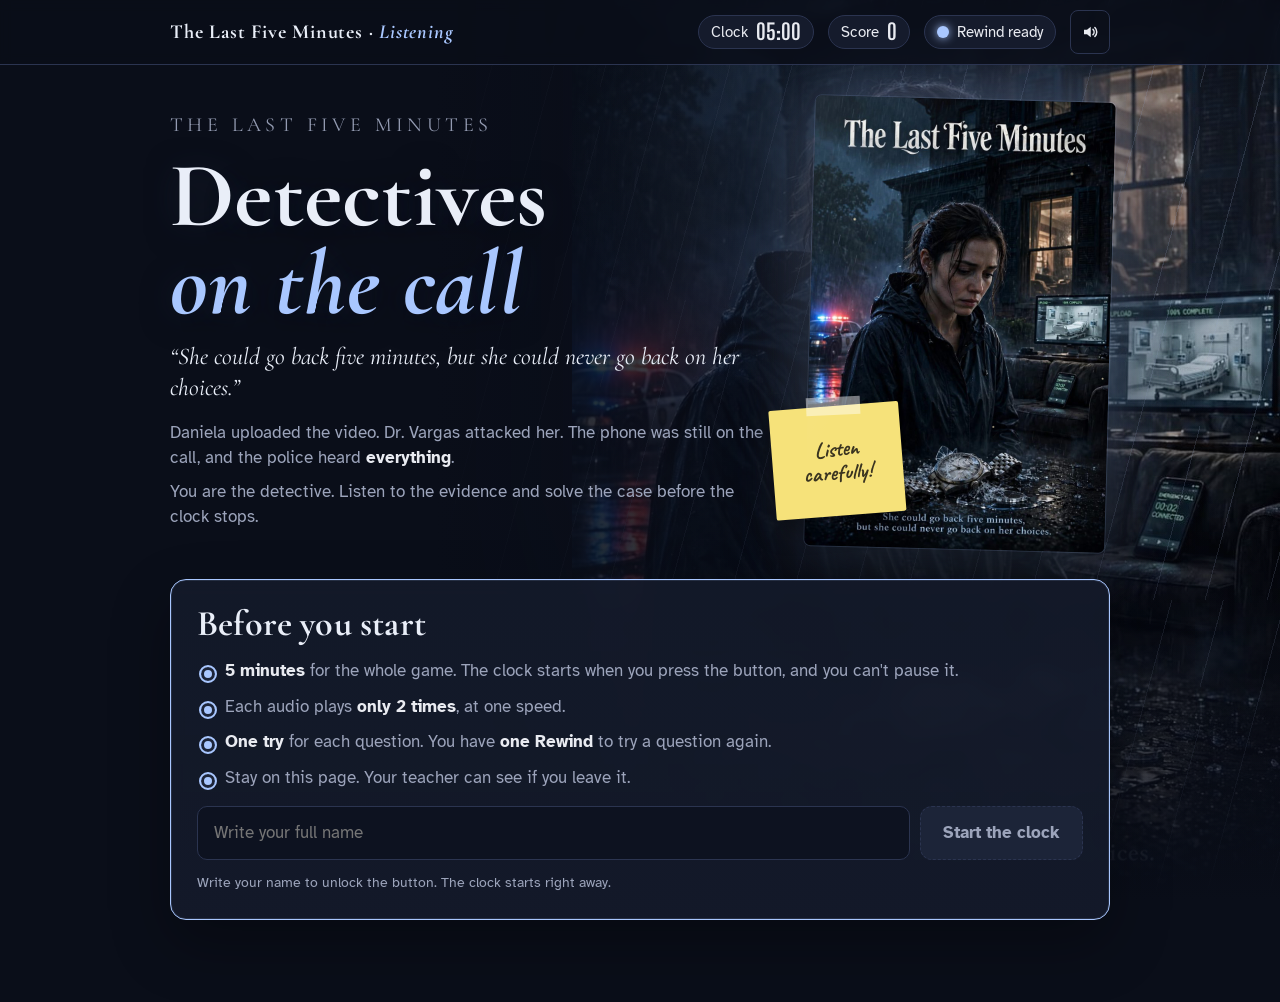
<file: listening/index.html>
<!DOCTYPE html>
<html lang="en">
<head>
<meta charset="utf-8">
<meta name="viewport" content="width=device-width, initial-scale=1">
<title>Detectives on the Call · The Last Five Minutes</title>
<meta name="description" content="Daniela uploaded the video. Dr. Vargas attacked her. The phone was still on the call, and the police heard everything. You are the detective. Listen to the evidence and solve the case before the clock">
<link rel="preconnect" href="https://fonts.googleapis.com">
<link rel="preconnect" href="https://fonts.gstatic.com" crossorigin>
<link href="https://fonts.googleapis.com/css2?family=Big+Shoulders+Display:wght@500;700;900&family=Atkinson+Hyperlegible:ital,wght@0,400;0,700;1,400&family=Cormorant+Garamond:ital,wght@0,600;0,700;1,600;1,700&family=Caveat:wght@600;700&display=swap" rel="stylesheet">
<meta name="theme-color" content="#0d1220">
<meta property="og:title" content="Detectives on the Call · The Last Five Minutes">
<meta property="og:image" content="https://lastfiveminutes.github.io/listening/img/poster.jpg">
<meta property="og:type" content="website">
<link rel="icon" href="img/favicon.svg" type="image/svg+xml">
<link rel="stylesheet" href="css/style.css">
</head>
<body class="has-rain" data-page="listening">
<div class="rain" aria-hidden="true"></div>
<div class="bar">
  <div class="wrap">
    <span class="brand"><span class="brand-txt"><span class="brand-pre">The Last Five Minutes · </span><em>Listening</em></span></span>
    <span class="chip tchip" id="tChip"><span id="tLabel">Clock</span> <b id="tTime">--:--</b></span>
    <span class="chip" id="playerChip" hidden><span id="playerName"></span></span>
    <span class="chip">Score <b id="score">0</b></span>
    <span class="chip" id="tokenChip" title="Your Rewind: one per game"><span class="token-dot"></span><span id="tokenText">Rewind ready</span></span>
    <button class="ghost" id="restart" type="button" hidden aria-label="Start over"><span class="ico" aria-hidden="true">↺</span><span class="lbl">Start over</span></button>
  </div>
  <span class="tline" aria-hidden="true"></span>
</div>

<div class="wrap">
  <header class="hero">
    <div class="hero-text">
      <p class="kicker">The Last Five Minutes</p>
      <h1>Detectives <span>on the call</span></h1>
      <p class="tagline">&ldquo;She could go back five minutes, but she could never go back on her choices.&rdquo;</p>
      <p>Daniela uploaded the video. Dr. Vargas attacked her. The phone was still on the call, and the police heard <strong>everything</strong>.</p><p>You are the detective. Listen to the evidence and solve the case before the clock stops.</p>
    </div>
    <figure class="poster">
      <img src="img/poster.jpg" alt="Poster: Daniela in the rain in front of the house, a police car, a broken watch and a phone on an emergency call." width="800" height="1200" fetchpriority="high">
      <span class="dust" aria-hidden="true"></span>
      <figcaption class="postit">Listen<br>carefully!</figcaption>
    </figure>
    <div class="dial-box" aria-hidden="true">
      <div class="dial" id="dial"><div class="dial-face"><div><div class="dial-time" id="dialTime">--:--</div><div class="dial-label" id="dialLabel">Mission clock</div></div></div></div>
    </div>
  </header>

  <section class="gate" id="gate">
    <h2>Before you start</h2>
    <ul><li><b>5 minutes</b> for the whole game. The clock starts when you press the button, and you can't pause it.</li><li>Each audio plays <b>only 2 times</b>, at one speed.</li><li><b>One try</b> for each question. You have <b>one Rewind</b> to try a question again.</li><li>Stay on this page. Your teacher can see if you leave it.</li></ul>
    <form id="gateForm">
      <label for="nameIn" class="sr">Your full name</label>
      <input type="text" id="nameIn" placeholder="Write your full name" autocomplete="off" maxlength="40">
      <button class="btn red" id="startBtn" type="submit" disabled>Start the clock</button>
    </form>
    <p class="hint" id="startHint">Write your name to unlock the button. The clock starts right away.</p>
    <p class="meta" id="attemptNote"></p>
  </section>

  <section class="gate" id="doneCard" hidden>
    <h2>You finished this game</h2>
    <p class="meta" id="doneMeta"></p>
    <div class="row">
      <button class="btn red" id="againTop" type="button">Play again</button>
      <button class="btn line" id="seeResult" type="button">See my result</button>
    </div>
  </section>

  <section class="panel game-area" data-first>
    <h2>The evidence</h2>
    <p class="lead">Press ▶ to listen. Each audio plays only <strong>two times</strong>, so listen carefully. The questions unlock after you listen. You get one try for each question.</p>
    <div class="row"><span class="chip" id="progress">0 / 9 answered</span></div>
    <p class="note" id="noVoice" hidden>This browser can't play the audio, so the text appears instead. For the real listening game, open the link in Chrome or Edge.</p>
    <div id="evidence"></div>
  </section>
  <section class="result" id="result" hidden></section>
</div>

<div class="flash" id="flash"></div>
<div class="modal" id="modal" role="dialog" aria-modal="true" aria-labelledby="mTitle">
  <div class="modal-box">
    <h3 id="mTitle">Wrong!</h3>
    <p id="mText"></p>
    <div class="row">
      <button class="btn red" id="mYes" type="button">Yes</button>
      <button class="btn line" id="mNo" type="button">No</button>
    </div>
  </div>
</div>
<script src="js/fx.js"></script>
<script src="js/common.js"></script>
<script src="js/listening.js"></script>
<script src="js/boot.js"></script>
</body>
</html>
</file>
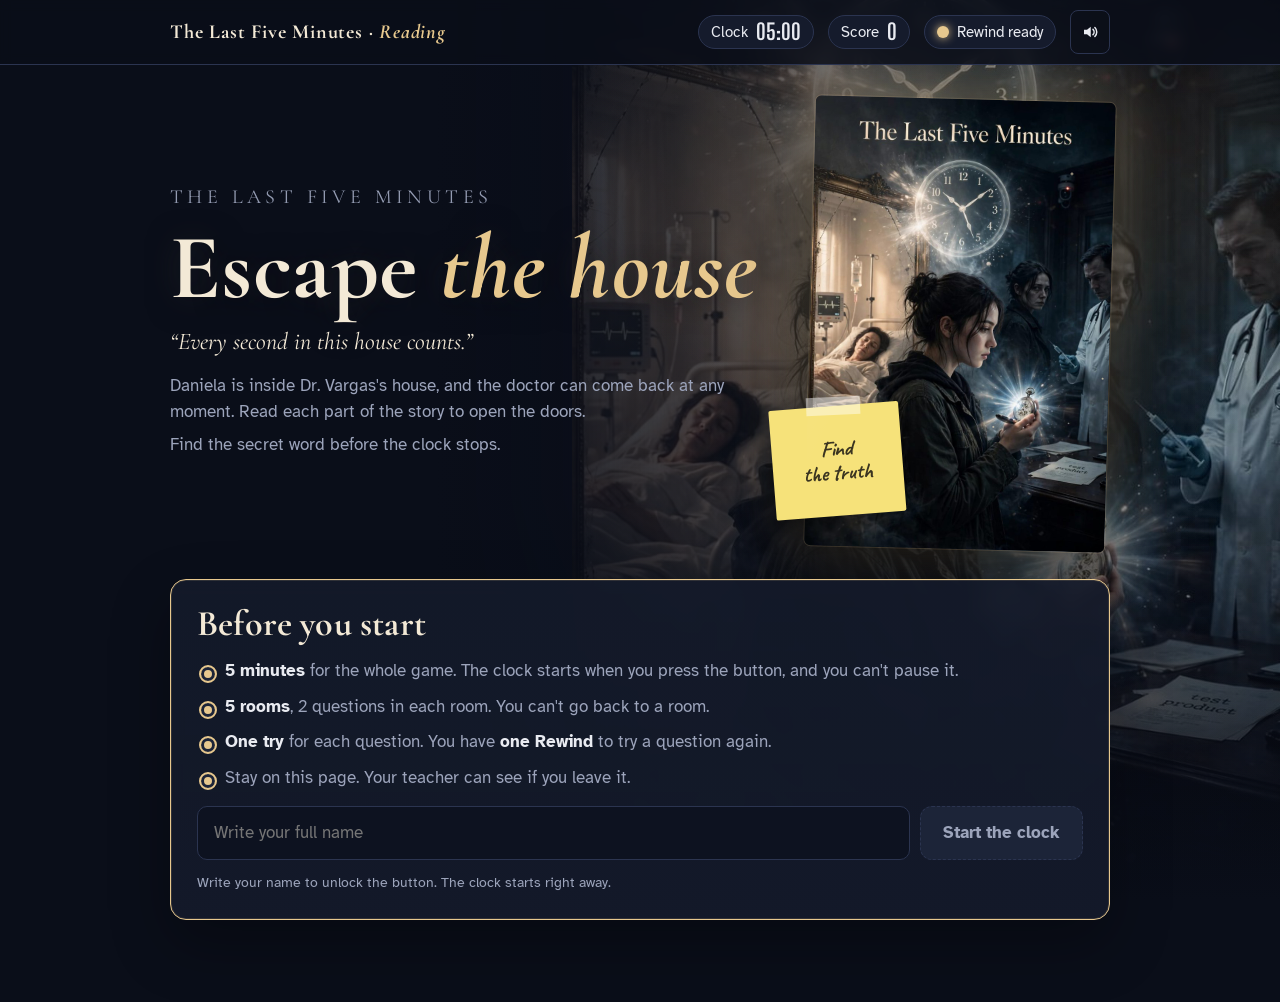
<file: reading/index.html>
<!DOCTYPE html>
<html lang="en">
<head>
<meta charset="utf-8">
<meta name="viewport" content="width=device-width, initial-scale=1">
<title>Escape the House · The Last Five Minutes</title>
<meta name="description" content="Daniela is inside Dr. Vargas's house, and the doctor can come back at any moment. Read each part of the story to open the doors. Find the secret word before the clock stops.">
<link rel="preconnect" href="https://fonts.googleapis.com">
<link rel="preconnect" href="https://fonts.gstatic.com" crossorigin>
<link href="https://fonts.googleapis.com/css2?family=Big+Shoulders+Display:wght@500;700;900&family=Atkinson+Hyperlegible:ital,wght@0,400;0,700;1,400&family=Cormorant+Garamond:ital,wght@0,600;0,700;1,600;1,700&family=Caveat:wght@600;700&display=swap" rel="stylesheet">
<meta name="theme-color" content="#0d1220">
<meta property="og:title" content="Escape the House · The Last Five Minutes">
<meta property="og:image" content="https://lastfiveminutes.github.io/reading/img/poster.jpg">
<meta property="og:type" content="website">
<link rel="icon" href="img/favicon.svg" type="image/svg+xml">
<link rel="stylesheet" href="css/style.css">
</head>
<body data-page="reading">
<div class="bar">
  <div class="wrap">
    <span class="brand"><span class="brand-txt"><span class="brand-pre">The Last Five Minutes · </span><em>Reading</em></span></span>
    <span class="chip tchip" id="tChip"><span id="tLabel">Clock</span> <b id="tTime">--:--</b></span>
    <span class="chip" id="playerChip" hidden><span id="playerName"></span></span>
    <span class="chip">Score <b id="score">0</b></span>
    <span class="chip" id="tokenChip" title="Your Rewind: one per game"><span class="token-dot"></span><span id="tokenText">Rewind ready</span></span>
    <button class="ghost" id="restart" type="button" hidden aria-label="Start over"><span class="ico" aria-hidden="true">↺</span><span class="lbl">Start over</span></button>
  </div>
  <span class="tline" aria-hidden="true"></span>
</div>

<div class="wrap">
  <header class="hero">
    <div class="hero-text">
      <p class="kicker">The Last Five Minutes</p>
      <h1>Escape <span>the house</span></h1>
      <p class="tagline">&ldquo;Every second in this house counts.&rdquo;</p>
      <p>Daniela is inside Dr. Vargas's house, and the doctor can come back at any moment. Read each part of the story to open the doors.</p><p>Find the secret word before the clock stops.</p>
    </div>
    <figure class="poster">
      <img src="img/poster.jpg" alt="Poster: Daniela holds the silver watch. A broken mirror, a hospital bed and Dr. Vargas with a syringe." width="800" height="1200" fetchpriority="high">
      <span class="dust" aria-hidden="true"></span>
      <figcaption class="postit">Find<br>the truth</figcaption>
    </figure>
    <div class="dial-box" aria-hidden="true">
      <div class="dial" id="dial"><div class="dial-face"><div><div class="dial-time" id="dialTime">--:--</div><div class="dial-label" id="dialLabel">Mission clock</div></div></div></div>
    </div>
  </header>

  <section class="gate" id="gate">
    <h2>Before you start</h2>
    <ul><li><b>5 minutes</b> for the whole game. The clock starts when you press the button, and you can't pause it.</li><li><b>5 rooms</b>, 2 questions in each room. You can't go back to a room.</li><li><b>One try</b> for each question. You have <b>one Rewind</b> to try a question again.</li><li>Stay on this page. Your teacher can see if you leave it.</li></ul>
    <form id="gateForm">
      <label for="nameIn" class="sr">Your full name</label>
      <input type="text" id="nameIn" placeholder="Write your full name" autocomplete="off" maxlength="40">
      <button class="btn red" id="startBtn" type="submit" disabled>Start the clock</button>
    </form>
    <p class="hint" id="startHint">Write your name to unlock the button. The clock starts right away.</p>
    <p class="meta" id="attemptNote"></p>
  </section>

  <section class="gate" id="doneCard" hidden>
    <h2>You finished this game</h2>
    <p class="meta" id="doneMeta"></p>
    <div class="row">
      <button class="btn red" id="againTop" type="button">Play again</button>
      <button class="btn line" id="seeResult" type="button">See my result</button>
    </div>
  </section>

  <section class="panel game-area" id="roomWrap" data-first>
    <h2>The house</h2>
    <p class="lead">Each room has a piece of the story and two questions. When you answer both, the door opens and you get a letter. You can't go back to a room. You get one try for each question.</p>
    <div class="row" style="margin-bottom:14px"><span class="chip" id="progress">0 / 10 answered</span></div>
    <div class="doors" id="doors"></div>
    <div id="room"></div>
  </section>
  <section class="result" id="result" hidden></section>
</div>

<div class="flash" id="flash"></div>
<div class="modal" id="modal" role="dialog" aria-modal="true" aria-labelledby="mTitle">
  <div class="modal-box">
    <h3 id="mTitle">Wrong!</h3>
    <p id="mText"></p>
    <div class="row">
      <button class="btn red" id="mYes" type="button">Yes</button>
      <button class="btn line" id="mNo" type="button">No</button>
    </div>
  </div>
</div>
<script src="js/fx.js"></script>
<script src="js/common.js"></script>
<script src="js/reading.js"></script>
<script src="js/boot.js"></script>
</body>
</html>
</file>
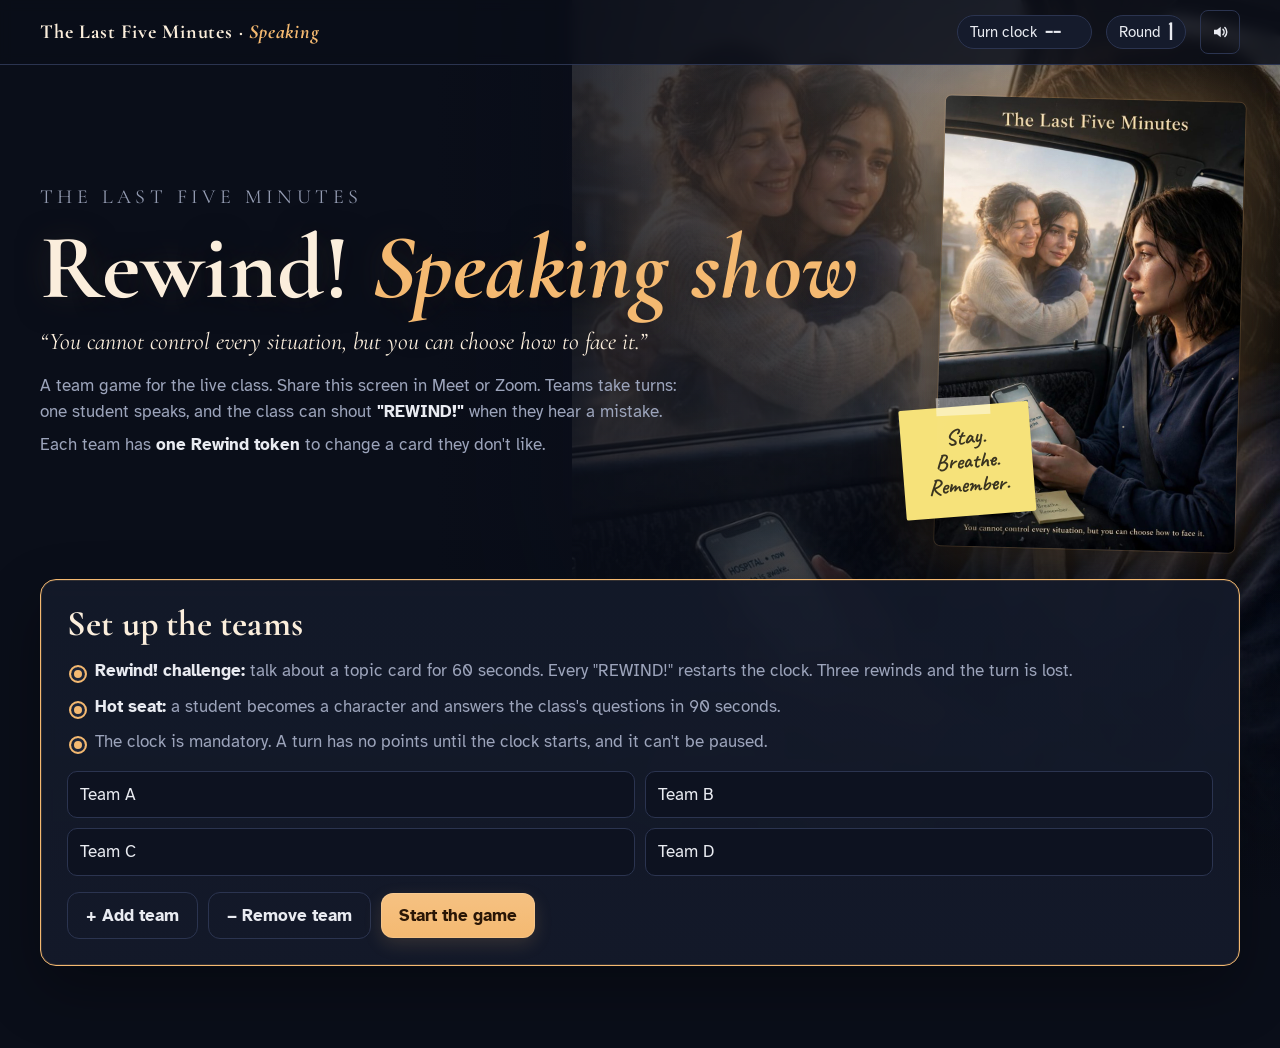
<file: speaking/index.html>
<!DOCTYPE html>
<html lang="en">
<head>
<meta charset="utf-8">
<meta name="viewport" content="width=device-width, initial-scale=1">
<title>Rewind Speaking Show · The Last Five Minutes</title>
<meta name="description" content="A team speaking game show for the live class, based on the story The Last Five Minutes.">
<link rel="preconnect" href="https://fonts.googleapis.com">
<link rel="preconnect" href="https://fonts.gstatic.com" crossorigin>
<link href="https://fonts.googleapis.com/css2?family=Big+Shoulders+Display:wght@500;700;900&family=Atkinson+Hyperlegible:ital,wght@0,400;0,700;1,400&family=Cormorant+Garamond:ital,wght@0,600;0,700;1,600;1,700&family=Caveat:wght@600;700&display=swap" rel="stylesheet">
<meta name="theme-color" content="#0d1220">
<meta property="og:title" content="Rewind Speaking Show · The Last Five Minutes">
<meta property="og:image" content="https://lastfiveminutes.github.io/speaking/img/poster.jpg">
<meta property="og:type" content="website">
<link rel="icon" href="img/favicon.svg" type="image/svg+xml">
<link rel="stylesheet" href="css/style.css">
<link rel="stylesheet" href="css/speaking.css">
</head>
<body data-page="speaking">
<div class="bar">
  <div class="wrap">
    <span class="brand"><span class="brand-txt"><span class="brand-pre">The Last Five Minutes · </span><em>Speaking</em></span></span>
    <span class="chip tchip" id="tChip"><span id="tLabel">Turn clock</span> <b id="tTime">--</b></span>
    <span class="chip">Round <b id="roundN">1</b></span>
    <button class="ghost" id="endGame" type="button" hidden aria-label="Finish game"><span class="ico" aria-hidden="true">&#9873;</span><span class="lbl">Finish game</span></button>
  </div>
  <span class="tline" aria-hidden="true"></span>
</div>

<div class="wrap">
  <header class="hero">
    <div class="hero-text">
      <p class="kicker">The Last Five Minutes</p>
      <h1>Rewind! <span>Speaking show</span></h1>
      <p class="tagline">&ldquo;You cannot control every situation, but you can choose how to face it.&rdquo;</p>
      <p>A team game for the live class. Share this screen in Meet or Zoom. Teams take turns: one student speaks, and the class can shout <strong>"REWIND!"</strong> when they hear a mistake.</p>
      <p>Each team has <strong>one Rewind token</strong> to change a card they don't like.</p>
    </div>
    <figure class="poster">
      <img src="img/poster.jpg" alt="Poster: Daniela in a car reads a message from the hospital while her mother hugs her outside." width="800" height="1200" fetchpriority="high">
      <span class="dust" aria-hidden="true"></span>
      <figcaption class="postit">Stay.<br>Breathe.<br>Remember.</figcaption>
    </figure>
  </header>

  <section class="gate" id="setup">
    <h2>Set up the teams</h2>
    <ul class="rules">
      <li><b>Rewind! challenge:</b> talk about a topic card for 60 seconds. Every "REWIND!" restarts the clock. Three rewinds and the turn is lost.</li>
      <li><b>Hot seat:</b> a student becomes a character and answers the class's questions in 90 seconds.</li>
      <li>The clock is mandatory. A turn has no points until the clock starts, and it can't be paused.</li>
    </ul>
    <div class="teams-in" id="teamsIn"></div>
    <div class="row">
      <button class="btn line" id="addTeam" type="button">+ Add team</button>
      <button class="btn line" id="delTeam" type="button">− Remove team</button>
      <button class="btn red" id="startGame" type="button">Start the game</button>
    </div>
  </section>

  <div class="show">
    <main class="show-main">
  <section class="panel" id="stage" hidden></section>
      <section class="result" id="final" hidden></section>
    </main>
    <aside class="show-side" aria-label="Scores and class vote">
  <section class="panel" id="boardSec" hidden>
    <div class="phase-tag">Leaderboard</div>
    <div class="board" id="board" style="margin-top:10px"></div>
  </section>
  <section class="panel" id="voteSec" hidden>
    <h3 style="margin-top:0">Class vote · Was Daniela right?</h3>
    <p class="lead">Vote at the start and at the end of the class. Did anybody change their mind?</p>
    <div class="vote" id="vote"></div>
    <div class="row" style="margin-top:10px"><button class="ghost" id="voteReset" type="button">Reset vote</button></div>
  </section>
    </aside>
  </div>
</div>

<div class="flash" id="flash"></div>
<div class="modal" id="modal" role="dialog" aria-modal="true" aria-labelledby="mTitle">
  <div class="modal-box">
    <h3 id="mTitle">Sure?</h3>
    <p id="mText"></p>
    <div class="row">
      <button class="btn red" id="mYes" type="button">Yes</button>
      <button class="btn line" id="mNo" type="button">No</button>
    </div>
  </div>
</div>
<script src="js/fx.js"></script>
<script src="js/speaking.js"></script>
</body>
</html>
</file>
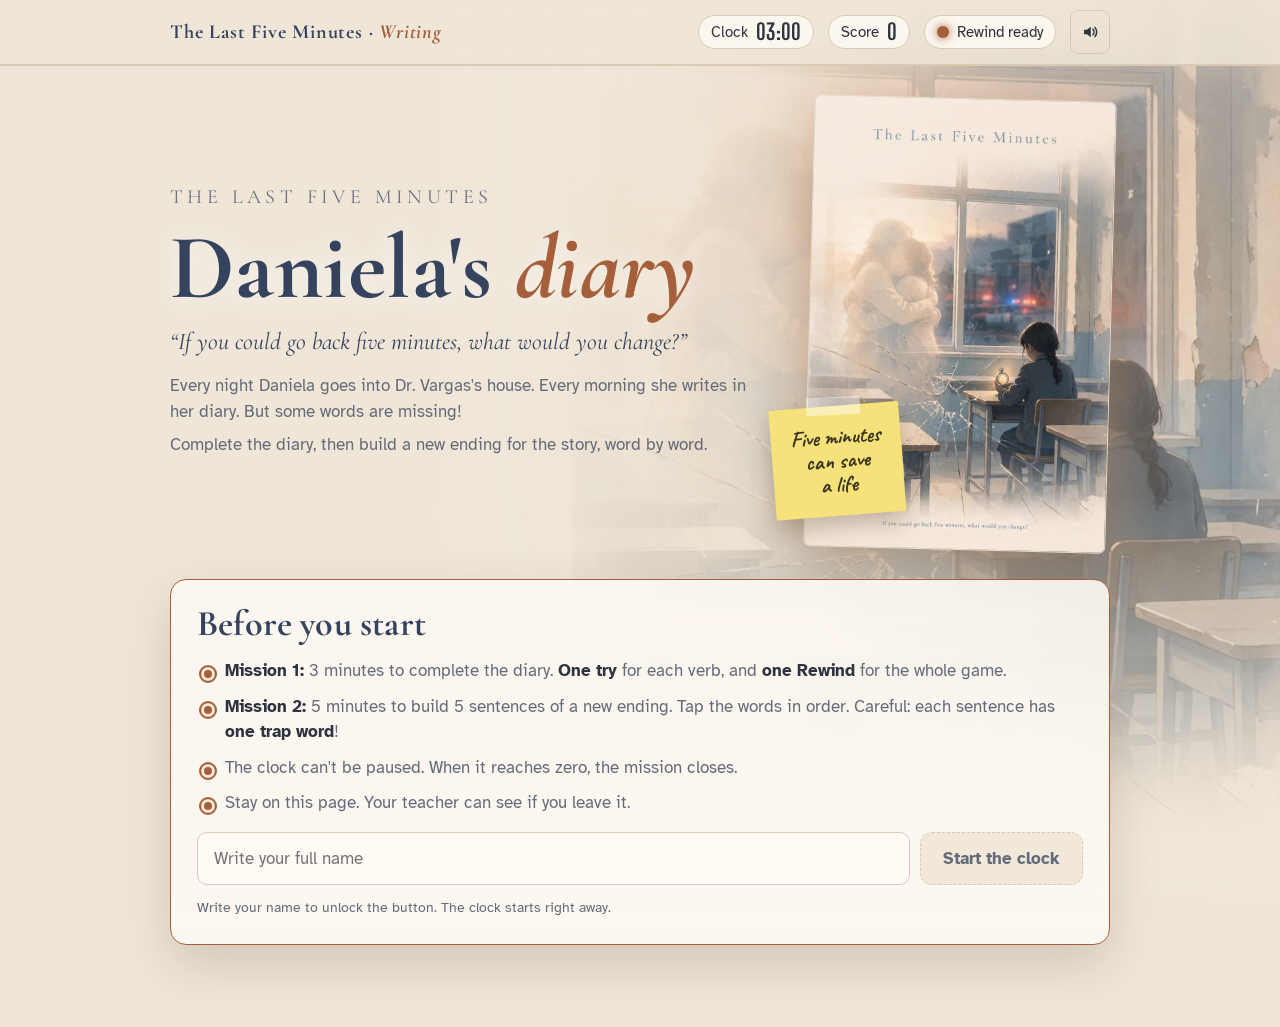
<file: writing/index.html>
<!DOCTYPE html>
<html lang="en">
<head>
<meta charset="utf-8">
<meta name="viewport" content="width=device-width, initial-scale=1">
<title>Daniela's Diary · The Last Five Minutes</title>
<meta name="description" content="Every night Daniela goes into Dr. Vargas's house. Every morning she writes in her diary. But some words are missing! Complete the diary, then build a new ending for the story.">
<link rel="preconnect" href="https://fonts.googleapis.com">
<link rel="preconnect" href="https://fonts.gstatic.com" crossorigin>
<link href="https://fonts.googleapis.com/css2?family=Big+Shoulders+Display:wght@500;700;900&family=Atkinson+Hyperlegible:ital,wght@0,400;0,700;1,400&family=Cormorant+Garamond:ital,wght@0,600;0,700;1,600;1,700&family=Caveat:wght@600;700&display=swap" rel="stylesheet">
<meta name="theme-color" content="#0d1220">
<meta property="og:title" content="Daniela's Diary · The Last Five Minutes">
<meta property="og:image" content="https://lastfiveminutes.github.io/writing/img/poster.jpg">
<meta property="og:type" content="website">
<link rel="icon" href="img/favicon.svg" type="image/svg+xml">
<link rel="stylesheet" href="css/style.css">
</head>
<body data-page="writing">
<div class="bar">
  <div class="wrap">
    <span class="brand"><span class="brand-txt"><span class="brand-pre">The Last Five Minutes · </span><em>Writing</em></span></span>
    <span class="chip tchip" id="tChip"><span id="tLabel">Clock</span> <b id="tTime">--:--</b></span>
    <span class="chip" id="playerChip" hidden><span id="playerName"></span></span>
    <span class="chip">Score <b id="score">0</b></span>
    <span class="chip" id="tokenChip" title="Your Rewind: one per game"><span class="token-dot"></span><span id="tokenText">Rewind ready</span></span>
    <button class="ghost" id="restart" type="button" hidden aria-label="Start over"><span class="ico" aria-hidden="true">↺</span><span class="lbl">Start over</span></button>
  </div>
  <span class="tline" aria-hidden="true"></span>
</div>

<div class="wrap">
  <header class="hero">
    <div class="hero-text">
      <p class="kicker">The Last Five Minutes</p>
      <h1>Daniela's <span>diary</span></h1>
      <p class="tagline">&ldquo;If you could go back five minutes, what would you change?&rdquo;</p>
      <p>Every night Daniela goes into Dr. Vargas's house. Every morning she writes in her diary. But some words are missing!</p><p>Complete the diary, then build a new ending for the story, word by word.</p>
    </div>
    <figure class="poster">
      <img src="img/poster.jpg" alt="Poster: a girl in a classroom looks at a pocket watch. Through the window, a mother and daughter hug." width="800" height="1200" fetchpriority="high">
      <span class="dust" aria-hidden="true"></span>
      <figcaption class="postit">Five minutes<br>can save<br>a life</figcaption>
    </figure>
    <div class="dial-box" aria-hidden="true">
      <div class="dial" id="dial"><div class="dial-face"><div><div class="dial-time" id="dialTime">--:--</div><div class="dial-label" id="dialLabel">Mission clock</div></div></div></div>
    </div>
  </header>

  <section class="gate" id="gate">
    <h2>Before you start</h2>
    <ul><li><b>Mission 1:</b> 3 minutes to complete the diary. <b>One try</b> for each verb, and <b>one Rewind</b> for the whole game.</li><li><b>Mission 2:</b> 5 minutes to build 5 sentences of a new ending. Tap the words in order. Careful: each sentence has <b>one trap word</b>!</li><li>The clock can't be paused. When it reaches zero, the mission closes.</li><li>Stay on this page. Your teacher can see if you leave it.</li></ul>
    <form id="gateForm">
      <label for="nameIn" class="sr">Your full name</label>
      <input type="text" id="nameIn" placeholder="Write your full name" autocomplete="off" maxlength="40">
      <button class="btn red" id="startBtn" type="submit" disabled>Start the clock</button>
    </form>
    <p class="hint" id="startHint">Write your name to unlock the button. The clock starts right away.</p>
    <p class="meta" id="attemptNote"></p>
  </section>

  <section class="gate" id="doneCard" hidden>
    <h2>You finished this game</h2>
    <p class="meta" id="doneMeta"></p>
    <div class="row">
      <button class="btn red" id="againTop" type="button">Play again</button>
      <button class="btn line" id="seeResult" type="button">See my result</button>
    </div>
  </section>

  <section class="panel game-area" id="diarySec" data-first>
    <div class="phase-tag" id="diaryTag">Locked</div>
    <h2>Mission 1 · Complete the diary</h2>
    <p class="lead">Write the <b>past simple</b> of the verb under each gap and press "Check" (or Enter). One try for each verb. Each correct verb gives you 20 points.</p>
    <div class="progress-row"><span class="chip" id="diaryProg">0 / 10 verbs</span><div class="pbar" aria-hidden="true"><i id="diaryBar"></i></div></div>
    <div class="diary">
      <p class="date">Dear Diary, this is what happened this week...</p>
      <ol id="diaryList"></ol>
    </div>
    <div class="row" style="margin-top:16px"><button class="btn" id="diaryNext" type="button">I finished · go to Mission 2 →</button></div>
  </section>

  <section class="panel game-area" id="buildSec">
    <div class="phase-tag" id="buildTag">Locked</div>
    <h2>Mission 2 · What if the watch didn't break?</h2>
    <p class="lead">Build the new ending. Tap the words in the right order to make each sentence. <b>One word in each sentence is a trap</b>: it is not in the past simple, so don't use it! One try for each sentence. Each correct sentence gives you 30 points.</p>
    <div class="starter">The watch flies across the room, but it doesn't break. Daniela looks at it. Flash...</div>
    <div class="bdots" id="bDots" aria-label="Sentences"></div>
    <div id="builder" aria-live="polite"></div>
    <div class="ending-box"><div class="room-tag">The new ending</div><p class="ending" id="ending"></p></div>
  </section>
  <section class="result" id="result" hidden></section>
</div>

<div class="flash" id="flash"></div>
<div class="modal" id="modal" role="dialog" aria-modal="true" aria-labelledby="mTitle">
  <div class="modal-box">
    <h3 id="mTitle">Wrong!</h3>
    <p id="mText"></p>
    <div class="row">
      <button class="btn red" id="mYes" type="button">Yes</button>
      <button class="btn line" id="mNo" type="button">No</button>
    </div>
  </div>
</div>
<script src="js/fx.js"></script>
<script src="js/common.js"></script>
<script src="js/writing.js"></script>
<script src="js/boot.js"></script>
</body>
</html>
</file>
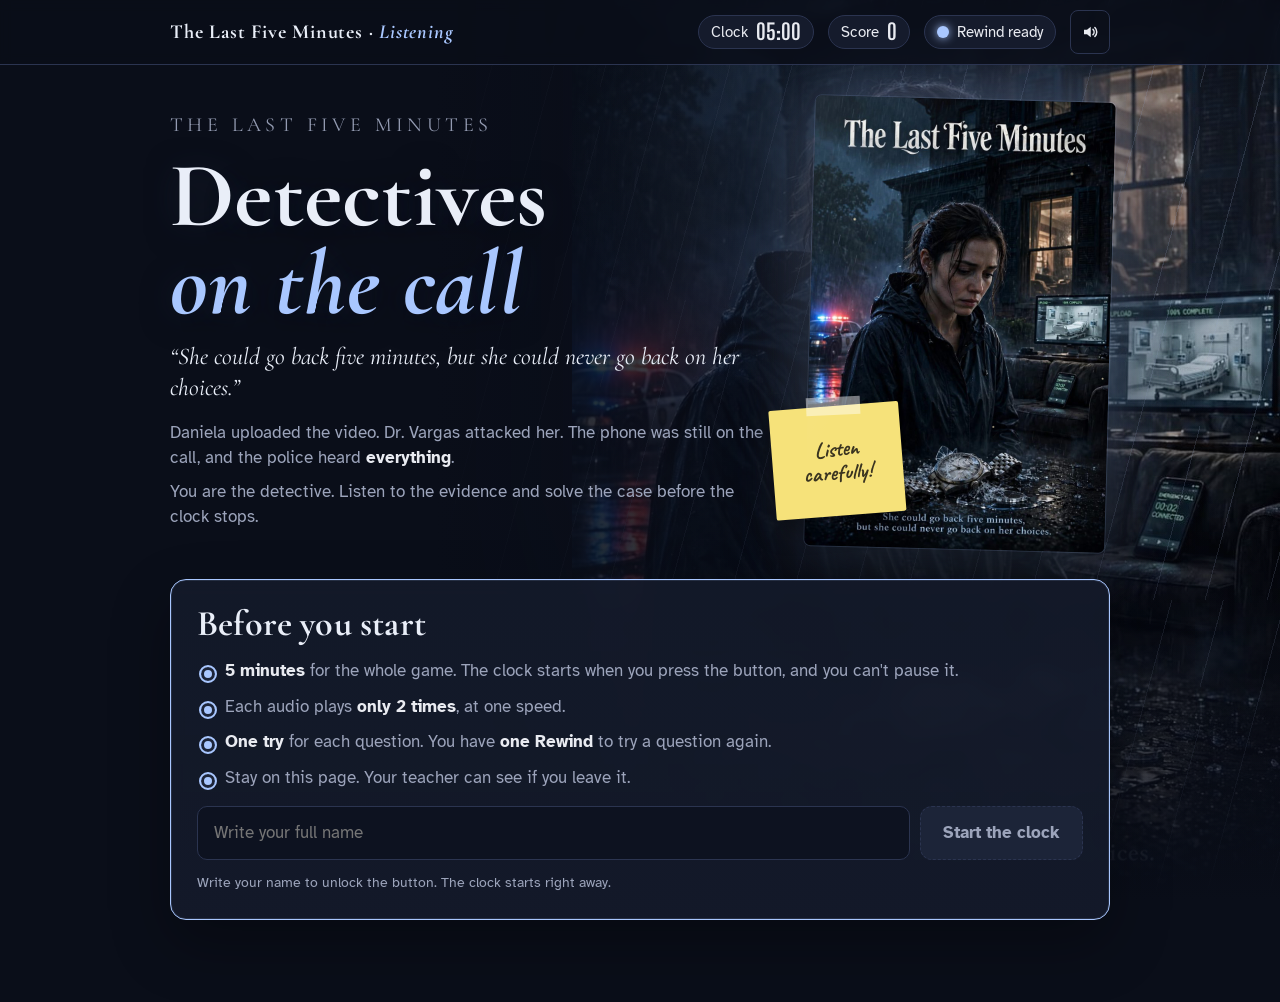
<file: listening.html>
<!DOCTYPE html>
<html lang="en"><head><meta charset="utf-8"><title>Detectives on the Call · The Last Five Minutes</title>
<meta http-equiv="refresh" content="0; url=listening/">
<link rel="canonical" href="https://lastfiveminutes.github.io/listening/">
<script>location.replace("listening/"+location.search+location.hash)</script></head>
<body><p><a href="listening/">Detectives on the Call · The Last Five Minutes</a></p></body></html>
</file>
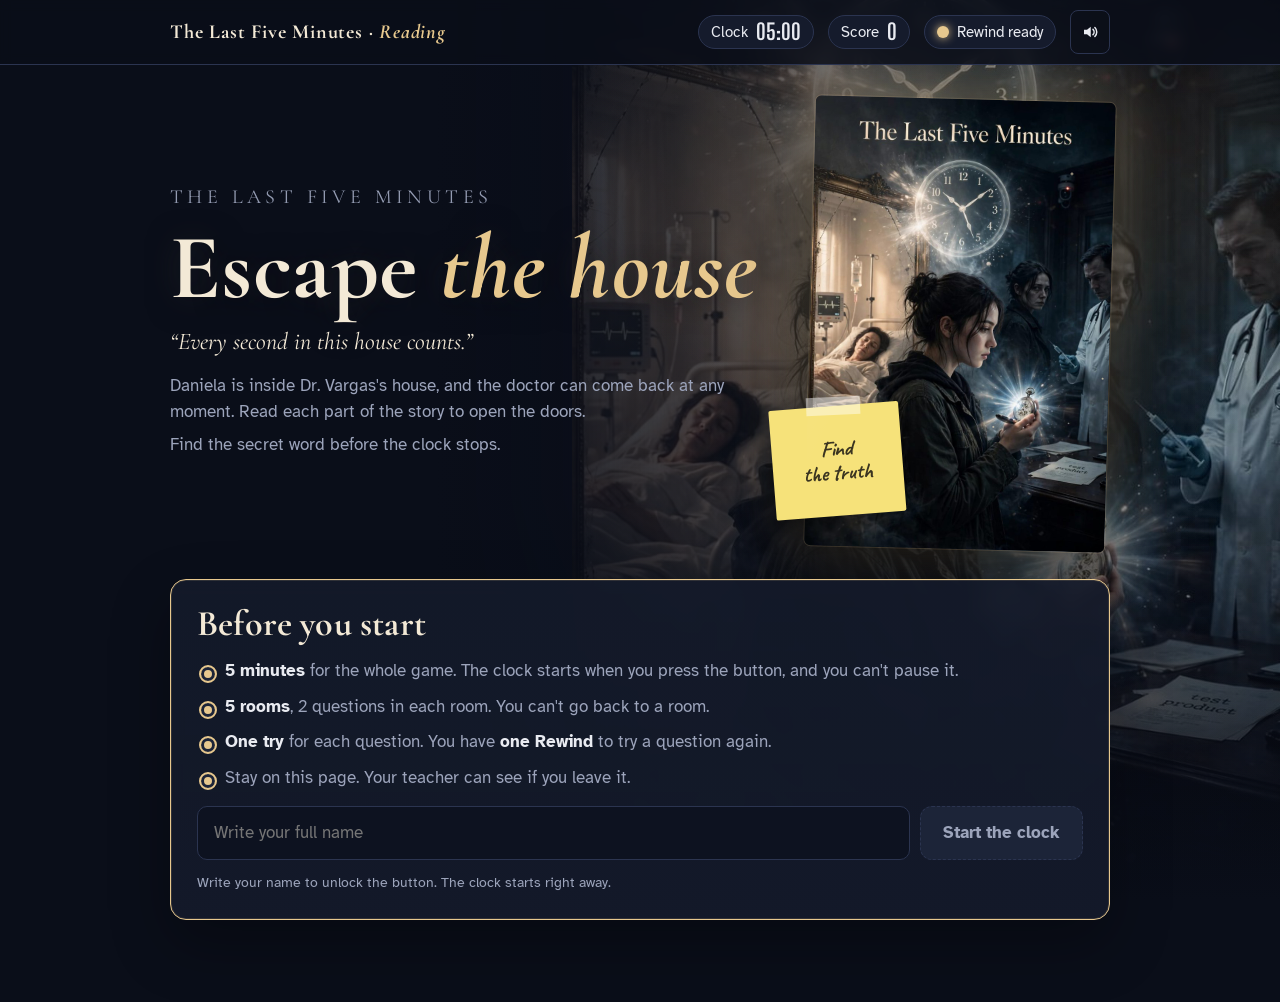
<file: reading.html>
<!DOCTYPE html>
<html lang="en"><head><meta charset="utf-8"><title>Escape the House · The Last Five Minutes</title>
<meta http-equiv="refresh" content="0; url=reading/">
<link rel="canonical" href="https://lastfiveminutes.github.io/reading/">
<script>location.replace("reading/"+location.search+location.hash)</script></head>
<body><p><a href="reading/">Escape the House · The Last Five Minutes</a></p></body></html>
</file>
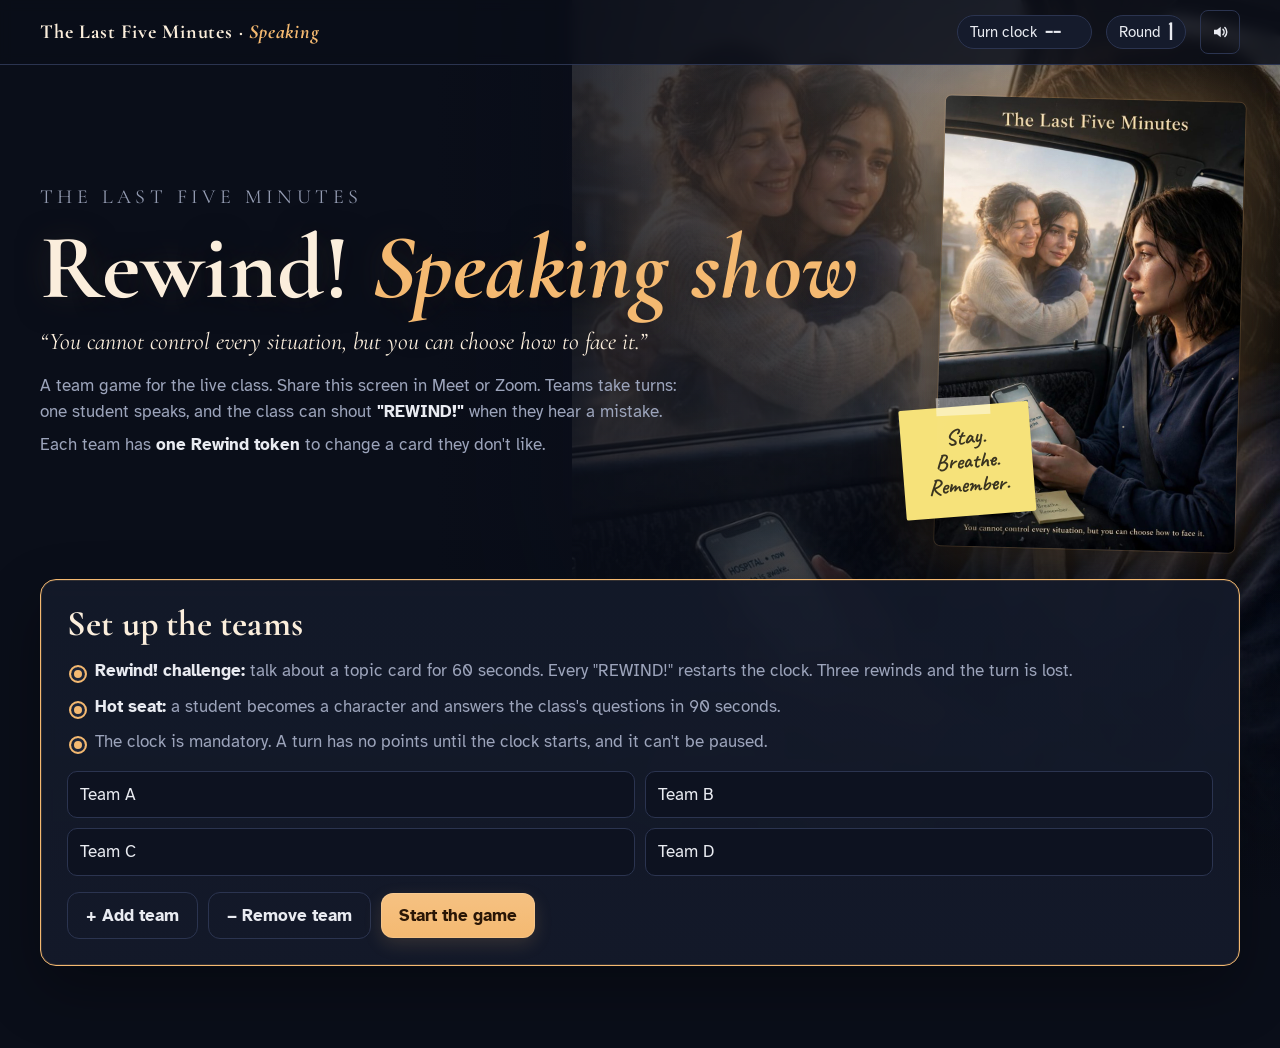
<file: speaking.html>
<!DOCTYPE html>
<html lang="en"><head><meta charset="utf-8"><title>Rewind Speaking Show · The Last Five Minutes</title>
<meta http-equiv="refresh" content="0; url=speaking/">
<link rel="canonical" href="https://lastfiveminutes.github.io/speaking/">
<script>location.replace("speaking/"+location.search+location.hash)</script></head>
<body><p><a href="speaking/">Rewind Speaking Show · The Last Five Minutes</a></p></body></html>
</file>
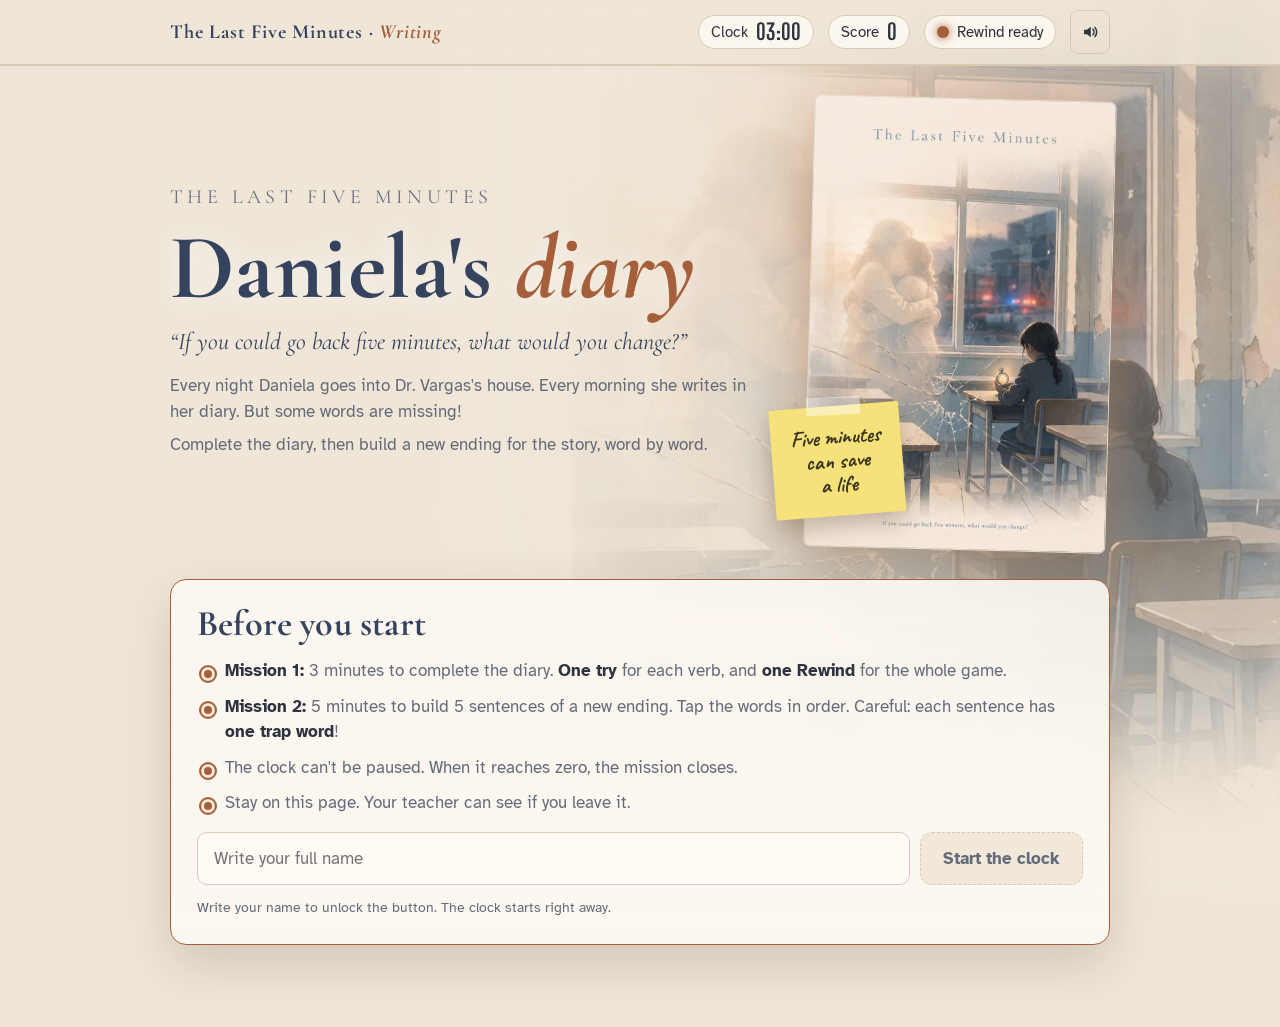
<file: writing.html>
<!DOCTYPE html>
<html lang="en"><head><meta charset="utf-8"><title>Daniela's Diary · The Last Five Minutes</title>
<meta http-equiv="refresh" content="0; url=writing/">
<link rel="canonical" href="https://lastfiveminutes.github.io/writing/">
<script>location.replace("writing/"+location.search+location.hash)</script></head>
<body><p><a href="writing/">Daniela's Diary · The Last Five Minutes</a></p></body></html>
</file>
<file: listening/css/style.css>
/* Plan: one night-time world (Dr. Vargas's house after dark). Silver watch dial is the hero.
   Camera-red is the single loud accent: the watch, REWIND and "caught" moments. Layout: one left-aligned column, tabs as numbered missions. */
:root{
  --ink:#0d1220;
  --panel:#151b2c;
  --panel-2:#1c2438;
  --line:#2b3450;
  --text:#e9ebf1;
  --muted:#9ca4bb;
  --steel:#c7ccd8;
  --alarm:#ff4757;
  --ok:#46cf9f;
  --bad:#ff7a85;
  --font-display:'Big Shoulders Display','Arial Narrow',Impact,sans-serif;
  --font-body:'Atkinson Hyperlegible',system-ui,-apple-system,'Segoe UI',sans-serif;
  color-scheme:dark;
}
*{box-sizing:border-box}
html,body{margin:0}
body{background:var(--ink);color:var(--text);font-family:var(--font-body);font-size:17px;line-height:1.5;
  background-image:radial-gradient(1200px 500px at 85% -10%, #1b2440 0%, transparent 60%);min-height:100%}
button{font:inherit;color:inherit;cursor:pointer}
button:focus-visible,input:focus-visible,textarea:focus-visible{outline:3px solid var(--steel);outline-offset:2px}
.wrap{max-width:980px;margin:0 auto;padding:0 20px 60px}

/* status bar */
.bar{position:sticky;top:0;z-index:20;background:rgba(13,18,32,.92);backdrop-filter:blur(6px);border-bottom:1px solid var(--line)}
.bar .wrap{display:flex;gap:14px;align-items:center;padding-top:10px;padding-bottom:10px;flex-wrap:wrap}
.brand{font-family:var(--font-display);font-weight:900;letter-spacing:.06em;text-transform:uppercase;font-size:18px;margin-right:auto}
.chip{display:inline-flex;align-items:center;gap:8px;border:1px solid var(--line);background:var(--panel);border-radius:999px;padding:5px 12px;font-size:15px}
.chip b{font-family:var(--font-display);font-size:22px;line-height:1;font-variant-numeric:tabular-nums}
.token-dot{width:12px;height:12px;border-radius:50%;background:var(--alarm);box-shadow:0 0 10px var(--alarm)}
.token-used .token-dot{background:transparent;border:2px solid var(--muted);box-shadow:none}
.chip input{background:transparent;border:0;border-bottom:1px solid var(--line);border-radius:0;padding:2px 4px;width:9em;min-width:0}
.ghost:disabled{opacity:.45;cursor:not-allowed}
.ghost{background:transparent;border:1px solid var(--line);border-radius:8px;padding:6px 12px;font-size:14px;color:var(--muted)}
.ghost:hover{color:var(--text);border-color:var(--steel)}
.score-pop{animation:pop .35s ease}
@keyframes pop{50%{transform:scale(1.25)}}

/* hero */
.hero{display:grid;grid-template-columns:1fr auto;gap:28px;align-items:center;padding:36px 0 24px}
.hero h1{font-family:var(--font-display);font-weight:900;text-transform:uppercase;font-size:clamp(46px,8vw,92px);line-height:.88;margin:0 0 14px;letter-spacing:.01em;text-wrap:balance}
.hero h1 span{color:var(--alarm)}
.hero p{margin:0 0 8px;max-width:58ch;color:var(--muted)}
.hero p strong{color:var(--text)}
.dial-box{display:grid;justify-items:center;gap:10px}
.dial{--p:1;width:200px;height:200px;border-radius:50%;display:grid;place-items:center;position:relative;
  background:conic-gradient(var(--alarm) calc(var(--p)*360deg), #2a3148 0);padding:10px;box-shadow:0 0 0 6px #3a4260, 0 0 0 9px #20263a, 0 20px 50px rgba(0,0,0,.5)}
.dial::before{content:"";position:absolute;top:-22px;left:50%;width:30px;height:18px;transform:translateX(-50%);background:linear-gradient(#e3e6ee,#8e95a8);border-radius:4px 4px 2px 2px}
.dial-face{width:100%;height:100%;border-radius:50%;background:radial-gradient(circle at 35% 30%,#2a3250,#121828 70%);display:grid;place-items:center;text-align:center}
.dial-time{font-family:var(--font-display);font-weight:700;font-size:56px;line-height:1;font-variant-numeric:tabular-nums}
.dial-label{font-size:12px;letter-spacing:.14em;text-transform:uppercase;color:var(--muted)}
.dial-ctrl{display:flex;gap:8px}

/* how-to strip */
.howto{display:grid;grid-template-columns:repeat(3,1fr);gap:12px;margin:6px 0 28px}
.howto div{border-left:3px solid var(--line);padding:4px 12px;font-size:15px;color:var(--muted)}
.howto b{color:var(--text);display:block}

/* tabs */
.tabs{display:grid;grid-template-columns:repeat(4,1fr);gap:10px;margin-bottom:18px}
.tab{background:var(--panel);border:1px solid var(--line);border-radius:12px;padding:12px 14px;text-align:left;display:grid;gap:2px;position:relative}
.tab .n{font-family:var(--font-display);font-size:14px;color:var(--muted);letter-spacing:.1em}
.tab .t{font-family:var(--font-display);font-weight:700;font-size:24px;text-transform:uppercase;line-height:1}
.tab .s{font-size:14px;color:var(--muted)}
.tab[aria-selected="true"]{border-color:var(--steel);background:var(--panel-2)}
.tab[aria-selected="true"] .t{color:var(--alarm)}
.tab .done{position:absolute;top:10px;right:12px;font-size:13px;color:var(--ok);display:none}
.tab.is-done .done{display:block}

.panel{display:none;background:var(--panel);border:1px solid var(--line);border-radius:16px;padding:24px}
.panel.on{display:block}
.panel h2{font-family:var(--font-display);font-weight:900;text-transform:uppercase;font-size:40px;line-height:1;margin:0 0 6px}
.panel h3{font-family:var(--font-display);font-weight:700;text-transform:uppercase;font-size:26px;margin:28px 0 8px}
.lead{color:var(--muted);margin:0 0 18px;max-width:65ch}

.btn{background:var(--steel);color:#10141f;border:0;border-radius:10px;padding:10px 18px;font-weight:700}
.btn:hover{filter:brightness(1.08)}
.btn:disabled{opacity:.4;cursor:not-allowed}
.btn.red{background:var(--alarm);color:#fff}
.btn.line{background:transparent;color:var(--text);border:1px solid var(--line)}
.row{display:flex;gap:10px;flex-wrap:wrap;align-items:center}

/* reading */
.doors{display:grid;grid-template-columns:repeat(5,1fr);gap:10px;margin-bottom:20px}
.door{border:1px solid var(--line);border-radius:10px;padding:10px 6px;text-align:center;background:var(--ink)}
.door .L{font-family:var(--font-display);font-weight:900;font-size:40px;line-height:1;color:var(--line)}
.door .r{font-size:12px;color:var(--muted);text-transform:uppercase;letter-spacing:.08em}
.door.open{border-color:var(--ok)}
.door.open .L{color:var(--ok)}
.door.now{border-color:var(--steel)}
.room-tag{font-size:13px;letter-spacing:.12em;text-transform:uppercase;color:var(--alarm);font-weight:700}
blockquote{margin:10px 0 16px;padding:12px 16px;border-left:3px solid var(--steel);background:var(--ink);border-radius:0 10px 10px 0;font-style:italic;max-width:65ch}
.q{font-weight:700;font-size:19px;margin:0 0 12px}
.opts{display:grid;grid-template-columns:repeat(2,1fr);gap:10px;max-width:640px}
.opt{background:var(--panel-2);border:1px solid var(--line);border-radius:10px;padding:12px 14px;text-align:left}
.opt:hover:not(:disabled){border-color:var(--steel)}
.opt.right{border-color:var(--ok);background:rgba(70,207,159,.14)}
.opt.wrong{border-color:var(--bad);background:rgba(255,122,133,.12);animation:shake .3s}
.opt:disabled{cursor:default}
@keyframes shake{25%{transform:translateX(-5px)}75%{transform:translateX(5px)}}
.code-in{display:flex;gap:10px;flex-wrap:wrap}
input[type=text]{background:var(--ink);border:1px solid var(--line);border-radius:8px;color:var(--text);padding:9px 12px;font:inherit;min-width:0}
.feedback{margin-top:14px;min-height:1.5em;font-weight:700}
.feedback.good{color:var(--ok)}
.final{text-align:left;padding:10px 0}
.final .word{font-family:var(--font-display);font-weight:900;font-size:clamp(60px,14vw,120px);line-height:1;letter-spacing:.12em;color:var(--ok)}

/* listening */
.speed{display:inline-flex;border:1px solid var(--line);border-radius:999px;overflow:hidden}
.speed button{background:transparent;border:0;padding:6px 14px;font-size:14px;color:var(--muted)}
.speed button[aria-pressed="true"]{background:var(--steel);color:#10141f;font-weight:700}
.evidence{border:1px solid var(--line);border-radius:14px;padding:18px;margin-top:16px;background:var(--ink)}
.ev-head{display:flex;gap:14px;align-items:center;flex-wrap:wrap;margin-bottom:12px}
.ev-head h4{margin:0;font-family:var(--font-display);font-size:24px;text-transform:uppercase;font-weight:700;margin-right:auto}
.play{width:48px;height:48px;border-radius:50%;border:0;background:var(--alarm);color:#fff;font-size:18px;display:grid;place-items:center}
.speaking{font-size:14px;color:var(--muted);min-height:1.4em}
.speaking b{color:var(--alarm)}
.lq{margin:14px 0 0}
.lq .q{font-size:17px;margin-bottom:8px}
.transcript{display:none;margin-top:14px;font-size:15px;color:var(--muted);border-top:1px dashed var(--line);padding-top:10px}
.transcript.on{display:block}
.transcript p{margin:2px 0}
.transcript b{color:var(--text)}
.note{font-size:14px;color:var(--muted)}

/* writing */
.diary{background:#f1ede2;color:#23222a;border-radius:6px 14px 14px 6px;padding:22px 24px 22px 54px;position:relative;
  background-image:repeating-linear-gradient(transparent 0 37px,#c9d3e6 37px 38px);box-shadow:inset 6px 0 0 #d9a3a7}
.diary::before{content:"";position:absolute;left:36px;top:0;bottom:0;width:2px;background:#e2a0a6}
.diary .date{font-style:italic;color:#5a5870;margin:0 0 6px}
.diary ol{margin:0;padding-left:20px}
.diary li{line-height:38px}
.diary input{background:rgba(255,255,255,.75);color:#1a1a22;border:0;border-bottom:2px solid #6a6f88;border-radius:4px 4px 0 0;width:7.5em;padding:2px 6px;font:inherit;font-weight:700}
.diary input.right{border-color:#1f9b6e;background:#d8f3e8}
.diary input.wrong{border-color:#d33b4a;background:#fbdfe2}
.diary .base{color:#6a6f88;font-size:15px}
.chips{display:flex;gap:8px;flex-wrap:wrap;margin:10px 0}
.wchip{border:1px dashed var(--line);border-radius:999px;padding:4px 12px;font-size:14px;color:var(--muted)}
.wchip.used{border-style:solid;border-color:var(--ok);color:var(--ok)}
textarea{width:100%;min-height:180px;background:var(--ink);border:1px solid var(--line);border-radius:10px;color:var(--text);font:inherit;padding:12px;resize:vertical}
.mini-clock{font-family:var(--font-display);font-weight:700;font-size:34px;font-variant-numeric:tabular-nums}
.starter{background:var(--ink);border-radius:10px;padding:12px 14px;margin:10px 0;font-style:italic;color:var(--steel)}

/* speaking */
.spk-grid{display:grid;grid-template-columns:1.3fr 1fr;gap:18px;align-items:start}
.card{background:var(--ink);border:1px solid var(--line);border-radius:14px;padding:20px}
.topic{font-family:var(--font-display);font-weight:700;font-size:32px;line-height:1.05;min-height:3.2em;margin:6px 0 14px;text-wrap:balance}
.big-clock{font-family:var(--font-display);font-weight:900;font-size:90px;line-height:1;font-variant-numeric:tabular-nums}
.rewind-btn{width:100%;padding:18px;border-radius:14px;border:0;background:var(--alarm);color:#fff;font-family:var(--font-display);font-weight:900;font-size:40px;letter-spacing:.08em;margin-top:12px;box-shadow:0 6px 0 #a3202c}
.rewind-btn:active:not(:disabled){transform:translateY(4px);box-shadow:0 2px 0 #a3202c}
.rewind-btn:disabled{opacity:.35;cursor:not-allowed}
.rw-count{color:var(--muted);margin-top:8px}
.chars{display:flex;gap:8px;flex-wrap:wrap;margin:8px 0 12px}
.qs{margin:0;padding-left:20px}
.qs li{margin:6px 0}
.vote{display:grid;gap:10px}
.vote-row{display:grid;grid-template-columns:130px 1fr 36px;gap:10px;align-items:center}
.vote-row button{background:var(--panel-2);border:1px solid var(--line);border-radius:8px;padding:8px;text-align:left}
.vbar{height:14px;background:var(--panel-2);border-radius:7px;overflow:hidden}
.vbar i{display:block;height:100%;width:0;background:var(--steel);transition:width .3s}
.vote-row span{font-family:var(--font-display);font-size:22px;font-variant-numeric:tabular-nums;text-align:right}

/* flash + modal */
.flash{position:fixed;inset:0;background:#fff;opacity:0;pointer-events:none;z-index:100}
.flash.go{animation:flash .7s ease-out}
@keyframes flash{0%{opacity:0}15%{opacity:1}100%{opacity:0}}
.modal{position:fixed;inset:0;background:rgba(5,8,15,.75);display:none;place-items:center;z-index:90;padding:20px}
.modal.on{display:grid}
.modal-box{background:var(--panel);border:2px solid var(--alarm);border-radius:16px;padding:24px;max-width:460px;width:100%}
.modal-box h3{font-family:var(--font-display);font-weight:900;font-size:40px;text-transform:uppercase;color:var(--alarm);margin:0 0 6px;line-height:1}
.modal-box p{color:var(--muted);margin:0 0 18px}
.modal-box .row{flex-direction:column;align-items:stretch}

@media (max-width:760px){
  .hero{grid-template-columns:1fr}
  .dial-box{justify-items:start}
  .tabs{grid-template-columns:repeat(2,1fr)}
  .howto{grid-template-columns:1fr}
  .spk-grid{grid-template-columns:1fr}
}
@media (max-width:440px){
  .opts{grid-template-columns:1fr}
  .doors{gap:6px}
  .door .L{font-size:30px}
  .door .r{font-size:10px}
  .panel{padding:18px}
  .diary{padding-left:44px}
  .diary::before{left:28px}
}
@media (prefers-reduced-motion:reduce){
  .flash.go{animation:flashSoft .3s}
  @keyframes flashSoft{50%{opacity:.25}}
  .opt.wrong,.score-pop{animation:none}
}

.result{margin-top:22px;border:2px solid var(--ok);border-radius:16px;padding:22px;background:var(--ink)}
.result[hidden]{display:none}
.result .big{font-family:var(--font-display);font-weight:900;font-size:clamp(40px,8vw,64px);line-height:1;text-transform:uppercase;color:var(--ok);margin:0 0 6px}
.result p{margin:4px 0;color:var(--muted)}
.result strong{color:var(--text)}
.steps{display:grid;grid-template-columns:repeat(3,1fr);gap:12px;margin:6px 0 24px}
.steps div{border-left:3px solid var(--line);padding:4px 12px;font-size:15px;color:var(--muted)}
.steps b{color:var(--text);display:block}
@media (max-width:760px){.steps{grid-template-columns:1fr}}
.panel{display:block}
.dline{display:inline}
.dchk{background:#2d3046;color:#f1ede2;border:0;border-radius:6px;padding:3px 10px;font-size:14px;font-weight:700;margin-left:4px;vertical-align:middle}
.dchk:disabled{background:#1f9b6e;cursor:default}

/* ===== v2: gate, mandatory clock, results, responsive ===== */
.sr{position:absolute;width:1px;height:1px;overflow:hidden;clip:rect(0 0 0 0);white-space:nowrap}
.gate{background:var(--panel);border:2px solid var(--steel);border-radius:16px;padding:22px;margin:0 0 22px;display:grid;gap:14px}
.gate[hidden]{display:none}
.gate h2{font-family:var(--font-display);font-weight:900;text-transform:uppercase;font-size:34px;line-height:1;margin:0}
.gate ul{margin:0;padding-left:20px;color:var(--muted);display:grid;gap:4px}
.gate li b{color:var(--text)}
.gate form{display:flex;gap:10px;flex-wrap:wrap}
.gate input{flex:1 1 220px;padding:12px 14px}
.locked{opacity:.38;pointer-events:none;user-select:none;filter:saturate(.4)}
.tchip b{min-width:3.4ch}
.tchip.warn{border-color:var(--alarm);color:var(--alarm)}
.tchip.warn b{animation:blink 1s steps(2) infinite}
@keyframes blink{50%{opacity:.35}}
.chip[hidden]{display:none}
.plays{font-size:14px;color:var(--muted)}
.plays b{color:var(--text)}
.play:disabled{background:#3a4260;cursor:not-allowed}
.lockmsg{font-size:14px;color:var(--alarm);margin:10px 0 0}
.opt.picked-wrong{border-color:var(--bad);background:rgba(255,122,133,.12)}
.stats{display:grid;grid-template-columns:repeat(4,1fr);gap:10px;margin:14px 0}
.stat{background:var(--panel);border:1px solid var(--line);border-radius:10px;padding:10px 12px}
.stat span{display:block;font-size:12px;letter-spacing:.1em;text-transform:uppercase;color:var(--muted)}
.stat b{font-family:var(--font-display);font-size:28px;line-height:1.1;font-variant-numeric:tabular-nums}
.meta{font-size:14px;color:var(--muted)}
.rv{border-top:1px solid var(--line);padding-top:12px;margin-top:14px}
.rv h5{font-family:var(--font-display);font-size:20px;text-transform:uppercase;margin:0 0 6px}
.rv ul{margin:6px 0 0;padding-left:20px}
.rv li{margin:4px 0}
.rv .tr{font-size:15px;color:var(--muted);font-style:italic}
.okc{color:var(--ok);font-weight:700}
.badc{color:var(--bad);font-weight:700}
.btn,.opt,.ghost,.play{min-height:44px}
input[type=text],textarea{font-size:16px}
.diary input{font-size:16px}
.diary input:disabled{opacity:1;-webkit-text-fill-color:#1a1a22}
.dchk{min-height:32px}
.nopaste{font-size:14px;color:var(--alarm);min-height:1.4em;margin:6px 0 0}
.phase-tag{font-size:13px;letter-spacing:.12em;text-transform:uppercase;color:var(--muted);font-weight:700}
@media (max-width:760px){
  .dial-box{display:none}
  .hero{padding:22px 0 14px}
  .stats{grid-template-columns:repeat(2,1fr)}
}
@media (max-width:560px){
  .brand,#playerChip{display:none}
  .bar .wrap{gap:6px;padding-left:12px;padding-right:12px}
  .chip{padding:4px 10px;font-size:13px}
  .chip b{font-size:19px}
  .wrap{padding-left:14px;padding-right:14px}
  .hero h1{font-size:44px}
  .opts{grid-template-columns:1fr}
  .panel{padding:16px}
  .panel h2{font-size:30px}
  .panel h3{font-size:24px}
  .gate{padding:16px}
  .gate .btn{width:100%}
  .evidence{padding:14px}
  .ev-head h4{font-size:20px;flex-basis:100%}
  .diary{padding:14px 12px 14px 28px;background-image:none}
  .diary::before{left:16px}
  .diary li{line-height:1.6;padding:8px 0;border-bottom:1px solid #c9d3e6}
  .diary input{width:7.5em}
  .dchk{min-height:40px;padding:4px 12px}
  .modal-box{padding:18px}
  .modal-box h3{font-size:32px}
  .mini-clock{font-size:28px}
  .row .btn{flex:1 1 auto}
}

/* ===== reading ===== */
.door.forced{border-color:var(--bad)}
.door.forced .L{color:var(--bad)}
.order{display:grid;gap:8px;max-width:520px}
.order .opt{display:flex;gap:12px;align-items:center}
.opt.picked{border-color:var(--steel);background:var(--panel)}
.ordn{width:28px;height:28px;flex:none;border-radius:50%;border:1px dashed var(--line);display:grid;place-items:center;font-family:var(--font-display);font-weight:900;font-size:18px}
.opt.picked .ordn{background:var(--steel);color:#10141f;border:0}
.secret{font-family:var(--font-display);font-weight:900;font-size:clamp(56px,13vw,110px);line-height:1;letter-spacing:.14em;margin:6px 0 10px}
.doors{grid-template-columns:repeat(5,minmax(0,1fr))}
.door .r{overflow:hidden;text-overflow:ellipsis;white-space:nowrap}
@media (max-width:560px){.door{padding:8px 2px}.door .r{font-size:9px;letter-spacing:.02em}.bar .ghost{padding:4px 10px;min-height:36px}}

/* link back to the home page */
a.brand{color:inherit;text-decoration:none}
a.brand:hover{color:var(--alarm)}

/* ===== v3: navigation, responsive layout and polish ===== */
[hidden]{display:none!important}
a.btn{display:inline-flex;align-items:center;justify-content:center;text-decoration:none;text-align:center}
a:focus-visible{outline:3px solid var(--steel);outline-offset:2px;border-radius:8px}
::selection{background:var(--alarm);color:#fff}

/* top bar: home button, compact chips, time line */
.bar .wrap{flex-wrap:nowrap}
.brand{display:inline-flex;align-items:center;gap:10px;min-width:0}
.brand-txt{overflow:hidden;text-overflow:ellipsis;white-space:nowrap}
.brand em{font-style:normal;color:var(--alarm)}
.home-ico{width:34px;height:34px;flex:none;padding:7px;border:1px solid var(--line);border-radius:9px;background:var(--panel);color:var(--text);transition:border-color .15s,color .15s}
a.brand:hover .home-ico{border-color:var(--alarm);color:var(--alarm)}
.chip{white-space:nowrap}
.ghost .ico{display:none;font-size:20px;line-height:1}
.ghost{white-space:nowrap}
.tline{position:absolute;left:0;bottom:-1px;height:3px;width:calc(var(--clock-p,0) * 100%);background:var(--alarm);box-shadow:0 0 12px var(--alarm);transition:width .25s linear;pointer-events:none}
.bar:has(.tchip.warn) .tline{animation:blink 1s steps(2) infinite}

/* before the start the game stays out of the way; after the end the result comes first */
body:not(.started) .game-area{display:none}
body.finished .game-area{display:none}

/* hero becomes a compact title while playing */
.started .hero{padding:22px 0 16px;gap:18px}
.started .hero p{display:none}
.started .hero h1{font-size:clamp(36px,5.5vw,58px);margin:0}
.started .dial{width:118px;height:118px;padding:7px;box-shadow:0 0 0 4px #3a4260,0 0 0 7px #20263a,0 12px 30px rgba(0,0,0,.5)}
.started .dial::before{top:-15px;width:22px;height:11px}
.started .dial-time{font-size:32px}
.started .dial-label{font-size:9px;letter-spacing:.1em}

/* briefing card before the start */
.gate{border:1px solid var(--line);background:linear-gradient(180deg,var(--panel-2),var(--panel));box-shadow:0 24px 60px rgba(0,0,0,.35);padding:26px;gap:16px}
.gate ul{list-style:none;padding:0;gap:10px}
.gate li{position:relative;padding-left:28px}
.gate li::before{content:"";position:absolute;left:2px;top:.42em;width:14px;height:14px;border-radius:50%;border:2px solid var(--alarm);box-shadow:inset 0 0 0 3px var(--panel-2),inset 0 0 0 8px var(--alarm)}
.gate input{font-size:17px;padding:13px 16px;border-radius:10px}
.gate form .btn{padding:12px 22px;font-size:17px}
.btn.red:disabled{background:var(--panel-2);color:var(--muted);border:1px dashed var(--line);opacity:1}
.hint{margin:-4px 0 0;font-size:14px;color:var(--muted)}
#doneCard{border-color:var(--ok);background:linear-gradient(180deg,rgba(70,207,159,.10),var(--panel))}
#doneCard h2{color:var(--ok)}
.row .btn{min-height:44px}

/* panels and controls */
.panel{border-radius:18px}
.btn{transition:filter .15s,transform .1s}
.btn:active:not(:disabled){transform:translateY(1px)}
.opt{transition:border-color .15s,background .15s,transform .1s;line-height:1.35}
.opt:active:not(:disabled){transform:scale(.99)}
.opt:disabled:not(.right):not(.picked-wrong){opacity:.75}
.opt.right::after{content:" \2713";color:var(--ok);font-weight:700}
.opt.picked-wrong::after{content:" \2717";color:var(--bad);font-weight:700}
.q{line-height:1.35}
.lq + .lq{margin-top:22px}
.feedback{font-size:18px}

/* reading */
.door{transition:border-color .2s,box-shadow .2s,transform .2s}
.door.now{box-shadow:0 0 0 1px var(--steel) inset,0 8px 24px rgba(0,0,0,.35);transform:translateY(-2px)}
.door.open{background:rgba(70,207,159,.08)}
.door.forced{background:rgba(255,122,133,.07)}
#nextRoom{margin-top:6px;padding:12px 22px;font-size:17px}

/* listening */
.evidence{transition:border-color .2s,box-shadow .2s}
.evidence.is-playing{border-color:var(--alarm);box-shadow:0 0 0 1px var(--alarm) inset}
.evidence.is-done{border-color:rgba(70,207,159,.55)}
.ev-count{font-family:var(--font-body);font-size:13px;font-weight:700;letter-spacing:.04em;color:var(--muted);border:1px solid var(--line);border-radius:999px;padding:2px 9px;vertical-align:middle;white-space:nowrap}
.evidence.is-done .ev-count{color:var(--ok);border-color:var(--ok)}
.play{width:54px;height:54px;font-size:20px;box-shadow:0 6px 18px rgba(255,71,87,.35);transition:transform .1s}
.play:active:not(:disabled){transform:scale(.95)}
.play:disabled{box-shadow:none}
.evidence.is-playing .play{animation:ring 1.2s ease-out infinite}
@keyframes ring{0%{box-shadow:0 0 0 0 rgba(255,71,87,.55)}100%{box-shadow:0 0 0 14px rgba(255,71,87,0)}}
.eq{display:inline-flex;gap:2px;align-items:flex-end;height:14px;margin-right:6px;vertical-align:-2px}
.eq i{width:3px;background:var(--alarm);border-radius:1px;animation:eq .9s ease-in-out infinite}
.eq i:nth-child(2){animation-delay:.15s}
.eq i:nth-child(3){animation-delay:.3s}
.eq i:nth-child(4){animation-delay:.45s}
@keyframes eq{0%,100%{height:4px}50%{height:14px}}
.lockmsg{background:rgba(255,71,87,.08);border:1px dashed rgba(255,71,87,.45);border-radius:10px;padding:10px 12px;color:var(--text)}

/* writing */
.diary input:focus{outline:3px solid #6a6f88;outline-offset:1px}
.meter{position:relative;height:8px;background:var(--panel-2);border-radius:4px;margin:10px 0 2px}
.meter i{display:block;height:100%;width:0;background:var(--muted);border-radius:4px;transition:width .2s,background .2s}
.meter i.ok{background:var(--steel)}
.meter i.bonus{background:var(--ok)}
.meter .mark{position:absolute;left:60%;top:-4px;bottom:-4px;width:2px;background:var(--text);opacity:.5;border-radius:1px}
#storySec{margin-top:18px}

/* results */
.result{box-shadow:0 24px 60px rgba(0,0,0,.35)}

@media (max-width:760px){
  .started .hero{padding:16px 0 12px}
}
@media (max-width:560px){
  .bar .brand{display:inline-flex;margin-right:auto}
  .brand-txt,#tLabel,#tokenText,.ghost .lbl{display:none}
  .ghost .ico{display:inline}
  .bar .wrap{gap:6px}
  .home-ico{width:36px;height:36px}
  #tokenChip{padding:4px 9px;gap:0;min-height:30px}
  .bar .ghost{width:38px;padding:0;display:grid;place-items:center}
  .started .hero h1{font-size:34px}
  .gate{padding:18px}
  .gate h2{font-size:30px}
  .row .btn,.row a.btn{flex:1 1 calc(50% - 10px)}
  .play{width:50px;height:50px}
  .ev-head{gap:10px}
  .ev-head .plays{margin-right:auto}
  .lq + .lq{margin-top:18px}
  .doors{gap:5px}
}
@media (prefers-reduced-motion:reduce){
  .tline,.door,.btn,.opt{transition:none}
  .evidence.is-playing .play,.eq i,.bar:has(.tchip.warn) .tline{animation:none}
}

/* v3 fixes */
.gate .meta:empty{display:none}
@media (max-width:560px){
  #setup .row .btn{padding:10px 12px}
  #setup .row .btn.red{flex-basis:100%}
}

/* ===== v4: always-visible timer, game effects, Writing redesign ===== */

/* floating watch: fixed on screen while a game runs */
.ftimer{position:fixed;right:18px;bottom:18px;z-index:60;width:104px;height:104px;border-radius:50%;display:none;place-items:center;
  background:radial-gradient(circle at 35% 30%,#2a3250,#0f1424 70%);box-shadow:0 0 0 4px #3a4260,0 0 0 7px #1a2033,0 14px 34px rgba(0,0,0,.55)}
.ftimer::before{content:"";position:absolute;top:-13px;left:50%;width:22px;height:11px;transform:translateX(-50%);background:linear-gradient(#e3e6ee,#8e95a8);border-radius:4px 4px 2px 2px}
.ftimer svg{position:absolute;inset:6px;width:calc(100% - 12px);height:calc(100% - 12px);transform:rotate(-90deg)}
.ftimer .trk{fill:none;stroke:#2a3148;stroke-width:6}
.ftimer .arc{fill:none;stroke:var(--ok);stroke-width:6;stroke-linecap:round;stroke-dasharray:100;stroke-dashoffset:0;transition:stroke-dashoffset .3s linear,stroke .3s}
.ftimer .ft-in{position:relative;text-align:center;line-height:1}
.ftimer .ft-time{display:block;font-family:var(--font-display);font-weight:900;font-size:30px;font-variant-numeric:tabular-nums}
.ftimer .ft-label{display:block;font-size:9px;letter-spacing:.12em;text-transform:uppercase;color:var(--muted);margin-top:3px}
.ftimer.warn .arc{stroke:var(--alarm)}
.ftimer.warn{animation:tpulse 1s ease-in-out infinite}
.ftimer.warn .ft-time{color:var(--alarm)}
@keyframes tpulse{50%{box-shadow:0 0 0 4px var(--alarm),0 0 0 7px #1a2033,0 0 30px rgba(255,71,87,.6)}}
.started:not(.finished) .ftimer{display:grid}
body[data-page="speaking"] .ftimer{display:none}
body[data-page="speaking"].running .ftimer{display:grid}
body.started:not(.finished) > .wrap{padding-bottom:140px}

/* sound button */
.ghost.snd{font-size:17px;line-height:1;padding:6px 10px}

/* +points */
.fx-points{position:fixed;z-index:120;width:60px;text-align:center;pointer-events:none;font-family:var(--font-display);font-weight:900;font-size:34px;color:var(--ok);
  text-shadow:0 2px 0 #0b3d2c,0 0 18px rgba(70,207,159,.6);animation:floatup 1.1s ease-out forwards}
.fx-points.neg{color:var(--bad)}
@keyframes floatup{0%{opacity:0;transform:translateY(10px) scale(.6)}15%{opacity:1;transform:translateY(0) scale(1.15)}100%{opacity:0;transform:translateY(-70px) scale(1)}}

/* shake on a wrong answer */
.fx-shake{animation:wshake .45s}
@keyframes wshake{15%{transform:translateX(-8px)}30%{transform:translateX(7px)}45%{transform:translateX(-5px)}60%{transform:translateX(4px)}75%{transform:translateX(-2px)}}

/* confetti canvas */
.fx-confetti{position:fixed;inset:0;width:100%;height:100%;z-index:130;pointer-events:none}

/* stars on the result */
.fx-stars{display:flex;gap:6px;margin:6px 0 10px}
.fx-stars span{font-size:46px;line-height:1;color:#2b3450;animation:starpop .5s cubic-bezier(.2,1.6,.4,1) both;animation-delay:var(--d)}
.fx-stars span.on{color:#ffd166;text-shadow:0 0 18px rgba(255,209,102,.55)}
@keyframes starpop{0%{transform:scale(0) rotate(-40deg);opacity:0}100%{transform:scale(1) rotate(0);opacity:1}}

/* reveal card */
.fx-reveal{position:fixed;inset:0;z-index:110;display:grid;place-items:center;pointer-events:none;opacity:0;transition:opacity .2s}
.fx-reveal.on{opacity:1;pointer-events:auto;background:rgba(5,8,15,.55)}
.fx-card{background:linear-gradient(180deg,#1d2a3c,var(--panel));border:2px solid var(--ok);border-radius:22px;padding:26px 34px;text-align:center;min-width:240px;max-width:86vw;
  box-shadow:0 30px 80px rgba(0,0,0,.6),0 0 40px rgba(70,207,159,.25);transform:scale(.7) rotateY(70deg);transition:transform .45s cubic-bezier(.2,1.4,.4,1)}
.fx-reveal.on .fx-card{transform:scale(1) rotateY(0)}
.fx-reveal.bad .fx-card{border-color:var(--bad);box-shadow:0 30px 80px rgba(0,0,0,.6),0 0 40px rgba(255,122,133,.25)}
.fx-kicker{font-size:13px;letter-spacing:.14em;text-transform:uppercase;color:var(--muted);font-weight:700}
.fx-big{font-family:var(--font-display);font-weight:900;font-size:110px;line-height:1;color:var(--ok);margin:6px 0}
.fx-reveal.bad .fx-big{color:var(--bad)}
.fx-title{font-family:var(--font-display);font-weight:900;font-size:32px;text-transform:uppercase;line-height:1}
.fx-sub{color:var(--muted);margin-top:6px}

/* entrance animations */
@keyframes fadeup{0%{opacity:0;transform:translateY(14px)}100%{opacity:1;transform:none}}
.started .game-area{animation:fadeup .45s ease-out both}
#room.enter blockquote{animation:fadeup .4s ease-out both}
#room.enter .lq{animation:fadeup .45s ease-out both}
#room.enter .lq + .lq{animation-delay:.12s}

/* listening: case files */
.ev-ico{width:44px;height:44px;flex:none;border-radius:12px;display:grid;place-items:center;font-size:22px;background:var(--panel-2);border:1px solid var(--line)}
.evidence{position:relative;overflow:hidden}
.evidence.is-done::after{content:"SOLVED";position:absolute;top:18px;right:-34px;transform:rotate(18deg);padding:4px 44px;background:rgba(70,207,159,.16);border:2px solid var(--ok);
  color:var(--ok);font-family:var(--font-display);font-weight:900;font-size:18px;letter-spacing:.2em;animation:stamp .4s cubic-bezier(.2,1.6,.4,1) both;pointer-events:none}
.evidence.is-done .ev-head .play,.evidence.is-done .ev-head .plays{visibility:hidden}
@keyframes stamp{0%{transform:rotate(18deg) scale(2.2);opacity:0}100%{transform:rotate(18deg) scale(1);opacity:1}}

/* speaking: cards flip in */
.flip-in{animation:flipin .55s cubic-bezier(.2,1.2,.4,1) both;transform-origin:50% 50%}
@keyframes flipin{0%{transform:perspective(700px) rotateY(-90deg);opacity:0}100%{transform:perspective(700px) rotateY(0);opacity:1}}

/* ---- Writing: Mission 1 diary (one sentence per row) ---- */
.progress-row{display:flex;gap:12px;align-items:center;margin:0 0 14px}
.pbar{flex:1;height:8px;background:var(--panel-2);border-radius:4px;overflow:hidden;max-width:360px}
.pbar i{display:block;height:100%;width:0;background:var(--ok);transition:width .3s}
.diary{background:#f4efe3;background-image:none;box-shadow:inset 6px 0 0 #d9a3a7,0 18px 40px rgba(0,0,0,.35);padding:22px 22px 14px 44px;border-radius:8px 16px 16px 8px}
.diary::before{left:30px}
.diary .date{font-family:'Caveat',cursive;font-style:normal;font-size:28px;line-height:1.1;color:#3b3a52;margin:0 0 6px}
.diary ol{list-style:none;padding:0;margin:0}
.diary li.dl{line-height:1.5;padding:0;border-bottom:1px solid #d7deeb}
.diary li.dl:last-child{border-bottom:0}
.dline{display:grid;grid-template-columns:30px 1fr auto;gap:12px;align-items:center;padding:12px 0}
.dn{width:28px;height:28px;border-radius:50%;display:grid;place-items:center;font-weight:700;font-size:14px;background:#e5dfcf;color:#4c4a63}
.dl.right .dn{background:#1f9b6e;color:#fff}
.dl.wrong .dn{background:#d33b4a;color:#fff}
.ds{margin:0;font-size:18px;color:#23222a}
.blank{display:inline-flex;flex-direction:column;align-items:center;vertical-align:middle;margin:0 4px;position:relative;top:4px}
.diary .blank input{width:8em;text-align:center;font-weight:700;font-size:18px;padding:4px 8px;background:#fff;border:0;border-bottom:3px solid #6a6f88;border-radius:6px 6px 0 0;color:#1a1a22}
.blank small{font-size:12px;color:#6a6f88;font-weight:700;letter-spacing:.04em;margin-top:2px;text-transform:lowercase}
.dl.right .blank input{background:#d8f3e8;border-color:#1f9b6e;color:#11553d}
.dl.wrong .blank input{background:#fbdfe2;border-color:#d33b4a;color:#7a1f29;text-decoration:line-through}
.fix{font-weight:700;color:#1f9b6e;white-space:nowrap}
.dchk{min-width:76px;min-height:42px;border-radius:10px;font-size:15px;background:#2d3046;color:#f4efe3}
.dchk:hover:not(:disabled){filter:brightness(1.25)}
.dl.right .dchk{background:#1f9b6e}
.dl.wrong .dchk{background:#d33b4a}
.dl.right .dchk:disabled,.dl.wrong .dchk:disabled{opacity:1}

/* ---- Writing: Mission 2 sentence builder ---- */
.bdots{display:flex;gap:8px;margin:14px 0}
.bdots span{width:34px;height:34px;border-radius:50%;display:grid;place-items:center;font-weight:700;font-size:15px;border:2px solid var(--line);color:var(--muted)}
.bdots span.now{border-color:var(--steel);color:var(--text);box-shadow:0 0 0 4px rgba(199,204,216,.15)}
.bdots span.ok{border-color:var(--ok);background:var(--ok);color:#0b2a1f}
.bdots span.bad{border-color:var(--bad);background:rgba(255,122,133,.18);color:var(--bad)}
.b-head{display:flex;justify-content:space-between;gap:10px;flex-wrap:wrap;align-items:baseline;margin-bottom:10px}
.answer-line{display:flex;flex-wrap:wrap;gap:8px;min-height:64px;padding:12px;border-radius:14px;background:var(--ink);border:2px dashed var(--line);margin-bottom:14px;align-items:center}
.slot{width:54px;height:40px;border-bottom:3px solid var(--line);border-radius:4px}
.bank{display:flex;flex-wrap:wrap;gap:10px;margin-bottom:16px}
.tile{min-height:46px;padding:8px 16px;border-radius:12px;border:0;background:#f4efe3;color:#23222a;font-weight:700;font-size:18px;
  box-shadow:0 4px 0 #b9b19d;transition:transform .1s,box-shadow .1s,opacity .15s}
.tile:hover:not(:disabled){transform:translateY(-2px);box-shadow:0 6px 0 #b9b19d}
.tile:active:not(:disabled){transform:translateY(3px);box-shadow:0 1px 0 #b9b19d}
.tile.used{opacity:.18;box-shadow:none;cursor:default}
.tile.in{background:var(--steel);color:#10141f;box-shadow:0 4px 0 #7d8396;animation:tilein .25s cubic-bezier(.2,1.6,.4,1)}
@keyframes tilein{0%{transform:scale(.6)}100%{transform:scale(1)}}
.ending-box{margin-top:20px;border-left:3px solid var(--steel);padding:6px 0 6px 16px}
.ending{margin:6px 0 0;font-size:18px;line-height:1.6}
.ending .ph{color:var(--muted);font-style:italic}
.ending .s-ok{color:var(--text);animation:fadeup .4s ease-out both}
.ending .s-bad{color:var(--muted);text-decoration:underline wavy rgba(255,122,133,.6);text-underline-offset:4px}

@media (max-width:560px){
  .ftimer{width:84px;height:84px;right:12px;bottom:12px}
  .ftimer .ft-time{font-size:24px}
  .ftimer .ft-label{display:none}
  #tChip{display:none}
  .fx-big{font-size:84px}
  .fx-title{font-size:26px}
  .diary{padding:14px 12px 8px 28px}
  .diary::before{left:16px}
  .dline{grid-template-columns:24px 1fr auto;gap:8px;padding:10px 0}
  .dn{width:24px;height:24px;font-size:12px}
  .ds{font-size:17px}
  .dchk{min-width:58px;min-height:40px;padding:4px 8px;font-size:14px}
  .diary .blank input{width:7em;font-size:17px}
  .tile{font-size:17px;padding:8px 13px}
  .evidence.is-done::after{font-size:14px;top:12px}
}
@media (prefers-reduced-motion:reduce){
  .ftimer.warn,.fx-points,.fx-stars span,.flip-in,.started .game-area,#room.enter blockquote,#room.enter .lq,.evidence.is-done::after,.tile.in,.ending .s-ok{animation:none}
  .fx-card{transition:none}
}
.dl:not(.right):not(.wrong) .dchk:disabled{background:#2d3046;opacity:.45}

/* ===== v5: poster look (cinematic serif titles, gold light, poster art, sticky notes) ===== */
:root{
  --gold:#e7c88e;
  --cream:#f3e9d6;
  --font-title:'Cormorant Garamond','Cormorant',Georgia,'Times New Roman',serif;
  --font-hand:'Caveat','Segoe Print','Comic Sans MS',cursive;
}
body{background:#0a0e19;position:relative}
/* the page is tinted by its own poster */
body::before{content:"";position:fixed;inset:-40px;z-index:-2;background:url(../img/poster.jpg) center 20%/cover no-repeat;filter:blur(38px) saturate(1.1) brightness(.42);opacity:.75;transform:scale(1.05)}
body::after{content:"";position:fixed;inset:0;z-index:-1;pointer-events:none;
  background:radial-gradient(900px 520px at 78% 8%,rgba(231,200,142,.10),transparent 60%),linear-gradient(180deg,rgba(10,14,25,.25),rgba(10,14,25,.82) 55%,#0a0e19)}

/* bar: no links, just the game name */
.bar{background:rgba(10,14,25,.78)}
.brand{font-family:var(--font-title);font-weight:700;font-size:20px;letter-spacing:.04em;text-transform:none;color:var(--cream)}
.brand em{color:var(--gold);font-style:italic}

/* titles like the posters */
.hero h1,.panel h2,.gate h2,.result .big,.fx-title,.modal-box h3,.charcard,.turn,.podium .first,.final .word{font-family:var(--font-title);text-transform:none;letter-spacing:.005em}
.hero h1{font-weight:700;font-size:clamp(48px,7.5vw,92px);line-height:.95;color:var(--cream);text-shadow:0 4px 30px rgba(0,0,0,.6)}
.hero h1 span{color:var(--gold);font-style:italic}
.panel h2{font-weight:700;font-size:40px;line-height:1.02;color:var(--cream)}
.gate h2{font-weight:700;font-size:36px;color:var(--cream)}
#doneCard h2{color:var(--ok)}
.result .big{font-weight:700;font-size:clamp(44px,8vw,68px)}
.modal-box h3{font-weight:700;font-size:44px}
.fx-title{font-weight:700;font-size:34px}
.turn{font-weight:700}
.podium .first{font-weight:700}
.charcard{font-weight:700;font-size:44px}

/* hero with the poster */
.hero{grid-template-columns:minmax(0,1fr) auto;align-items:center;gap:36px;padding:34px 0 30px}
.kicker{font-family:var(--font-title);font-size:20px;letter-spacing:.22em;text-transform:uppercase;color:var(--gold);margin:0 0 12px!important;opacity:.95}
.tagline{font-family:var(--font-title);font-style:italic;font-size:24px;line-height:1.3;color:var(--cream)!important;margin:6px 0 16px!important;max-width:30ch}
.hero .dial-box{display:none}
.poster{position:relative;margin:0;width:270px;flex:none;transform:rotate(1.5deg)}
.poster img{display:block;width:100%;height:auto;border-radius:6px;box-shadow:0 0 0 1px rgba(231,200,142,.35),0 30px 70px rgba(0,0,0,.65),0 0 60px rgba(231,200,142,.18)}
.poster::after{content:"";position:absolute;inset:0;border-radius:6px;pointer-events:none;background:linear-gradient(115deg,rgba(255,255,255,.12),transparent 35%)}
.postit{position:absolute;left:-34px;bottom:30px;width:130px;min-height:110px;padding:14px 12px;background:#f6e27a;color:#3a3420;font-family:var(--font-hand);font-weight:700;font-size:22px;line-height:1.1;text-align:center;
  display:grid;place-items:center;transform:rotate(-6deg);box-shadow:0 10px 24px rgba(0,0,0,.45);border-radius:2px}
.postit::before{content:"";position:absolute;top:-9px;left:50%;width:54px;height:18px;transform:translateX(-50%) rotate(2deg);background:rgba(255,255,255,.45)}
.started .poster{display:none}
.started .hero{grid-template-columns:1fr}
.started .kicker,.started .tagline{display:none}

/* floating light dust around the poster */
.poster .dust{position:absolute;inset:-30px;pointer-events:none;background:
  radial-gradient(2px 2px at 20% 30%,rgba(255,240,200,.9),transparent),radial-gradient(2px 2px at 80% 20%,rgba(255,240,200,.8),transparent),
  radial-gradient(1.5px 1.5px at 60% 70%,rgba(255,240,200,.8),transparent),radial-gradient(2px 2px at 10% 80%,rgba(255,240,200,.7),transparent),
  radial-gradient(1.5px 1.5px at 90% 60%,rgba(255,240,200,.8),transparent);animation:dust 7s ease-in-out infinite alternate}
@keyframes dust{0%{transform:translateY(0);opacity:.5}100%{transform:translateY(-18px);opacity:1}}

/* rain (Listening) */
.rain{position:fixed;inset:0;z-index:-1;pointer-events:none;opacity:.22;
  background-image:repeating-linear-gradient(105deg,transparent 0 22px,rgba(200,215,255,.55) 22px 23px,transparent 23px 60px);
  background-size:300px 300px;animation:rain .5s linear infinite}
@keyframes rain{to{background-position:-60px 300px}}

/* panels: dark glass with a thin gold edge */
.panel,.gate{background:linear-gradient(180deg,rgba(28,36,56,.86),rgba(16,21,36,.9));border-color:rgba(231,200,142,.18);backdrop-filter:blur(8px)}
.gate{border-color:rgba(231,200,142,.35)}
.result{background:rgba(10,14,25,.92)}
.lead{color:#b7bdd0}
.room-tag{color:var(--gold)}
.phase-tag{color:var(--gold)}
blockquote{background:rgba(10,14,25,.75);border-left-color:var(--gold);font-family:var(--font-title);font-size:21px;line-height:1.45}
.starter{font-family:var(--font-title);font-size:21px;color:var(--cream);background:rgba(10,14,25,.7);border-left:3px solid var(--gold)}
.btn{border-radius:12px}
.btn.line{border-color:rgba(231,200,142,.35)}
.btn:not(.red):not(.line){background:var(--cream);color:#1b1a22}
.gate li::before{border-color:var(--gold);box-shadow:inset 0 0 0 3px var(--panel-2),inset 0 0 0 8px var(--gold)}
.fx-card{border-color:var(--gold);box-shadow:0 30px 80px rgba(0,0,0,.6),0 0 50px rgba(231,200,142,.25)}
.fx-big{color:var(--gold)}
.ev-ico{background:rgba(10,14,25,.7);border-color:rgba(231,200,142,.3)}
.door .L{font-family:var(--font-title);font-weight:700}
.door.now{box-shadow:0 0 0 1px var(--gold) inset,0 8px 24px rgba(0,0,0,.35),0 0 24px rgba(231,200,142,.15)}

@media (max-width:760px){
  .hero{grid-template-columns:1fr;gap:18px;padding-top:0}
  .poster{order:-1;width:auto;margin:0 -14px;transform:none;height:300px;overflow:hidden}
  .poster img{height:100%;width:100%;object-fit:cover;object-position:center 12%;border-radius:0;box-shadow:none}
  .poster::after{border-radius:0;background:linear-gradient(180deg,transparent 45%,#0a0e19)}
  .postit{left:auto;right:16px;bottom:18px;width:112px;min-height:92px;font-size:19px;z-index:2}
  .kicker{font-size:15px}
  .tagline{font-size:20px}
  .hero h1{font-size:46px}
}
@media (max-width:560px){
  .bar .brand{display:inline-flex}
  .brand-pre{display:none}
  .brand{font-size:19px}
  .panel h2{font-size:32px}
  .gate h2{font-size:30px}
  blockquote,.starter{font-size:19px}
}
@media (prefers-reduced-motion:reduce){.rain,.poster .dust{animation:none}}

@media (max-width:560px){.bar .brand .brand-txt{display:inline}}

/* ===== v6: every page wears its poster (colours, light, background) ===== */
body{
  --bg:#0a0e19;--bg-rgb:10,14,25;--panel-rgb:20,26,42;
  --accent:#e7c88e;--accent-2:#9fb4d9;--accent-ink:#1f1708;--accent-soft:rgba(231,200,142,.14);--glow:rgba(231,200,142,.38);
  --title:#f3e9d6;--warn:#ffb347;--bad:#f08a96;--btn-bg:#f3e9d6;--btn-ink:#1b1a22;
  --alarm:var(--accent);--gold:var(--accent);--cream:var(--title);
  background:var(--bg);
}
body[data-page="listening"]{--accent:#a9c7ff;--accent-2:#ff6b7d;--accent-ink:#0a1530;--accent-soft:rgba(169,199,255,.13);--glow:rgba(169,199,255,.4);--title:#e9eef8}
body[data-page="speaking"]{--accent:#f4b971;--accent-2:#9cb7da;--accent-ink:#2a1606;--accent-soft:rgba(244,185,113,.15);--glow:rgba(244,185,113,.4);--title:#fbeedc}
/* Writing: light watercolour, like its poster */
body[data-page="writing"]{
  --bg:#efe6d8;--bg-rgb:239,230,216;--panel-rgb:252,248,241;
  --ink:#fffaf3;--panel:#fbf6ee;--panel-2:#f1e8da;--line:#d8cab4;--text:#2e3340;--muted:#646b7a;--steel:#5f7396;
  --accent:#a5603b;--accent-2:#5f7396;--accent-ink:#ffffff;--accent-soft:rgba(165,96,59,.10);--glow:rgba(231,180,143,.45);
  --title:#36435f;--ok:#23845f;--bad:#c4485a;--warn:#c76a1c;--btn-bg:#3f4f6e;--btn-ink:#ffffff;
  color-scheme:light;
}

/* the poster stays visible behind the game: sharp on the right, fading into the page */
body::before{inset:0;transform:none;filter:saturate(1.05);opacity:1;background:url(../img/poster.jpg) right top/auto 100% no-repeat}
body::after{background:
  radial-gradient(700px 420px at 82% 18%,var(--accent-soft),transparent 70%),
  linear-gradient(90deg,var(--bg) 0%,var(--bg) 34%,rgba(var(--bg-rgb),.72) 58%,rgba(var(--bg-rgb),.18) 100%),
  linear-gradient(180deg,rgba(var(--bg-rgb),0) 55%,var(--bg) 100%)}
@media (max-width:999px){
  body::before{background-size:cover;background-position:center top}
  body::after{background:linear-gradient(180deg,rgba(var(--bg-rgb),.30) 0,rgba(var(--bg-rgb),.80) 340px,rgba(var(--bg-rgb),.94) 620px,var(--bg) 900px)}
}

/* floating light motes (added by fx.js) */
.atmo{position:fixed;inset:0;z-index:-1;pointer-events:none;overflow:hidden}
.atmo i{position:absolute;width:var(--s);height:var(--s);border-radius:50%;background:var(--accent);opacity:0;box-shadow:0 0 8px var(--accent);animation:mote var(--t) ease-in-out var(--d) infinite}
@keyframes mote{0%{opacity:0;transform:translate(0,0)}20%{opacity:.75}80%{opacity:.5}100%{opacity:0;transform:translate(var(--x),-120px)}}
body[data-page="writing"] .atmo i{background:#fff6e2;box-shadow:0 0 10px #f5c9a2}

/* rain is part of the Listening poster */
.rain{opacity:.32}

/* broken glass on a mistake (added by fx.js) */
.fx-crack{position:fixed;inset:0;width:100%;height:100%;z-index:125;pointer-events:none;animation:crack .9s ease-out forwards}
.fx-crack path{fill:none;stroke:rgba(255,255,255,.85);stroke-width:1.3;stroke-linecap:round;filter:drop-shadow(0 0 2px rgba(0,0,0,.6))}
body[data-page="writing"] .fx-crack path{stroke:rgba(54,67,95,.75);filter:none}
@keyframes crack{0%{opacity:0}10%{opacity:1}65%{opacity:1}100%{opacity:0}}

/* glass panels in the page colours */
.panel,.gate{background:linear-gradient(180deg,rgba(var(--panel-rgb),.90),rgba(var(--panel-rgb),.95));border-color:var(--line)}
.gate{border-color:var(--accent);box-shadow:0 24px 60px rgba(0,0,0,.30),0 0 0 1px var(--accent-soft) inset}
.result{background:rgba(var(--panel-rgb),.96)}
.bar{background:rgba(var(--bg-rgb),.84)}
.lead{color:var(--muted)}
blockquote,.starter{background:rgba(var(--bg-rgb),.55);border-left-color:var(--accent);color:var(--title)}
.brand,.hero h1,.panel h2,.gate h2,.tagline{color:var(--title)}
.brand em,.hero h1 span,.kicker,.room-tag,.phase-tag{color:var(--accent)}
.hero h1{text-shadow:0 4px 30px rgba(var(--bg-rgb),.7),0 0 40px var(--accent-soft)}
#doneCard h2{color:var(--ok)}
.btn.red{background:linear-gradient(180deg,color-mix(in srgb,var(--accent) 88%,#fff),var(--accent));color:var(--accent-ink);box-shadow:0 6px 18px var(--accent-soft),0 0 0 1px rgba(255,255,255,.12) inset}
.btn.red:hover{filter:brightness(1.06)}
.btn:not(.red):not(.line){background:var(--btn-bg);color:var(--btn-ink)}
.btn.line{border-color:var(--line);color:var(--text)}
.btn.red:disabled{background:var(--panel-2);color:var(--muted);border:1px dashed var(--line);box-shadow:none}
.token-dot{background:var(--accent);box-shadow:0 0 10px var(--accent)}
.tchip.warn{border-color:var(--warn);color:var(--warn)}
.tline{background:var(--accent);box-shadow:0 0 12px var(--accent)}
::selection{background:var(--accent);color:var(--accent-ink)}
.modal-box{border-color:var(--bad)}
.modal-box h3{color:var(--bad)}
.fx-card{background:linear-gradient(180deg,rgba(var(--panel-rgb),.98),rgba(var(--panel-rgb),.94));border-color:var(--accent);box-shadow:0 30px 80px rgba(0,0,0,.5),0 0 60px var(--glow)}
.fx-big{color:var(--accent)}
.fx-title{color:var(--title)}
.fx-stars span{color:var(--line)}
.poster img{box-shadow:0 0 0 1px var(--accent-soft),0 30px 70px rgba(0,0,0,.55),0 0 70px var(--glow)}
.poster{width:300px}
.gate li::before{border-color:var(--accent);box-shadow:inset 0 0 0 3px var(--panel-2),inset 0 0 0 8px var(--accent)}

/* reading */
.door.now{box-shadow:0 0 0 1px var(--accent) inset,0 8px 24px rgba(0,0,0,.35),0 0 24px var(--accent-soft)}

/* listening: blue rain, police lights only while a clip plays */
.play{background:var(--accent);color:var(--accent-ink);box-shadow:0 6px 18px var(--glow)}
.play:disabled{background:var(--panel-2);color:var(--muted)}
@keyframes ring{0%{box-shadow:0 0 0 0 var(--glow)}100%{box-shadow:0 0 0 16px transparent}}
.evidence.is-playing{animation:siren 1.2s steps(2) infinite}
@keyframes siren{0%{border-color:var(--accent-2);box-shadow:0 0 22px rgba(255,107,125,.25)}50%{border-color:var(--accent);box-shadow:0 0 22px rgba(169,199,255,.3)}}
.eq i{background:var(--accent)}
.lockmsg{background:var(--accent-soft);border:1px dashed var(--accent);color:var(--text)}

/* the floating timer is the silver pocket watch from the posters */
.ftimer{width:124px;height:124px;padding:7px;background:conic-gradient(from 210deg,#f6f6f8,#8e95a3,#e9eaee,#717786,#f6f6f8);
  box-shadow:0 16px 36px rgba(0,0,0,.5),0 0 30px var(--glow),inset 0 0 0 1px rgba(255,255,255,.6)}
.ftimer::before{top:-14px;width:24px;height:13px;background:linear-gradient(#f6f6f8,#8e95a3);border-radius:5px 5px 2px 2px;box-shadow:0 -5px 0 -2px #c9ccd4}
.ftimer::after{content:"";position:absolute;z-index:0;inset:7px;border-radius:50%;background:radial-gradient(circle at 38% 30%,#283150,#0d1222 72%);box-shadow:inset 0 2px 10px rgba(0,0,0,.6)}
.ftimer svg{inset:15px;width:calc(100% - 30px);height:calc(100% - 30px);z-index:1}
.ftimer .trk{stroke:rgba(255,255,255,.10);stroke-width:3.5}
.ftimer .arc{stroke:var(--accent);stroke-width:3.5;filter:drop-shadow(0 0 3px var(--glow))}
.ftimer .ft-in{z-index:2}
.ftimer .ft-time{font-size:25px;color:#f3efe6;letter-spacing:.02em}
.ftimer .ft-label{font-size:8px;margin-top:4px;color:#aeb4c4}
.ftimer.warn{animation:tpulse 1s ease-in-out infinite}
.ftimer.warn .arc{stroke:var(--warn)}
.ftimer.warn .ft-time{color:var(--warn)}
@keyframes tpulse{50%{box-shadow:0 16px 36px rgba(0,0,0,.5),0 0 0 4px var(--warn),0 0 34px var(--warn)}}

/* anchors land below the sticky bar */
section,.evidence,#builder{scroll-margin-top:84px}

/* ---- Writing on light paper ---- */
body[data-page="writing"] .hero h1{text-shadow:0 2px 24px rgba(255,255,255,.7)}
body[data-page="writing"] .bar{box-shadow:0 1px 0 var(--line)}
body[data-page="writing"] .diary{box-shadow:inset 6px 0 0 #d9a3a7,0 14px 34px rgba(80,60,40,.18);background:#fffdf8}
body[data-page="writing"] .tile{background:#fffdf8;color:#2e3340;box-shadow:0 4px 0 #cdbfa8,0 0 0 1px #e1d5c2 inset}
body[data-page="writing"] .tile:hover:not(:disabled){box-shadow:0 6px 0 #cdbfa8,0 0 0 1px #e1d5c2 inset}
body[data-page="writing"] .tile.in{background:#3f4f6e;color:#fff;box-shadow:0 4px 0 #26324a}
body[data-page="writing"] .tile.used{opacity:.25}
body[data-page="writing"] .answer-line{background:rgba(255,255,255,.65)}
body[data-page="writing"] .bdots span.ok{color:#fff}
body[data-page="writing"] .opt.right,body[data-page="writing"] .stat{background:#fffdf8}
body[data-page="writing"] .result{border-color:var(--ok)}
body[data-page="writing"] .modal{background:rgba(40,36,30,.55)}
body[data-page="writing"] .gate{box-shadow:0 20px 50px rgba(80,60,40,.18)}
body[data-page="writing"] .poster img{box-shadow:0 0 0 1px #e6dccb,0 26px 60px rgba(80,60,40,.30),0 0 60px var(--glow)}
body[data-page="writing"] .postit{box-shadow:0 10px 24px rgba(80,60,40,.30)}
body[data-page="writing"] .ending .s-bad{color:var(--muted)}

@media (max-width:760px){
  .poster{width:auto}
  .poster::after{background:linear-gradient(180deg,transparent 45%,var(--bg))}
}
@media (max-width:560px){
  .ftimer{width:98px;height:98px;padding:6px}
  .ftimer::after{inset:6px}
  .ftimer svg{inset:12px;width:calc(100% - 24px);height:calc(100% - 24px)}
  .ftimer .ft-time{font-size:20px}
  .ftimer .ft-label{display:none}
}
@media (prefers-reduced-motion:reduce){.atmo,.fx-crack,.evidence.is-playing{animation:none}.atmo{display:none}}

/* v6 fixes: hide the poster's own printed title in the background, glass under the dialog, icon colours */
body::before{background-size:auto 118%;background-position:right bottom}
@media (max-width:999px){body::before{background-size:auto 118%;background-position:center bottom}
  .started::after{background:linear-gradient(180deg,rgba(var(--bg-rgb),.72) 0,rgba(var(--bg-rgb),.88) 300px,var(--bg) 700px)}}
.fx-crack{z-index:85}
.ghost.snd{display:inline-grid;place-items:center;color:var(--text)}
.ghost.snd svg{width:18px;height:18px}
.ghost.snd[aria-pressed="false"]{color:var(--muted)}

/* v6: diary rows on phones: sentence full width, Check under it on the right */
@media (max-width:560px){
  .dline{grid-template-columns:24px 1fr;row-gap:2px}
  .dchk{grid-column:2;justify-self:end;min-height:36px;min-width:72px}
}

/* v6: remaining headings in the poster serif */
.ev-head h4,.panel h3,.rv h5{font-family:var(--font-title);text-transform:none;font-weight:700;letter-spacing:0;color:var(--title)}
.ev-head h4{font-size:26px;line-height:1.1}
.panel h3{font-size:28px}
.rv h5{font-size:22px}
.ev-count{vertical-align:4px}
</file>
<file: reading/css/style.css>
/* Plan: one night-time world (Dr. Vargas's house after dark). Silver watch dial is the hero.
   Camera-red is the single loud accent: the watch, REWIND and "caught" moments. Layout: one left-aligned column, tabs as numbered missions. */
:root{
  --ink:#0d1220;
  --panel:#151b2c;
  --panel-2:#1c2438;
  --line:#2b3450;
  --text:#e9ebf1;
  --muted:#9ca4bb;
  --steel:#c7ccd8;
  --alarm:#ff4757;
  --ok:#46cf9f;
  --bad:#ff7a85;
  --font-display:'Big Shoulders Display','Arial Narrow',Impact,sans-serif;
  --font-body:'Atkinson Hyperlegible',system-ui,-apple-system,'Segoe UI',sans-serif;
  color-scheme:dark;
}
*{box-sizing:border-box}
html,body{margin:0}
body{background:var(--ink);color:var(--text);font-family:var(--font-body);font-size:17px;line-height:1.5;
  background-image:radial-gradient(1200px 500px at 85% -10%, #1b2440 0%, transparent 60%);min-height:100%}
button{font:inherit;color:inherit;cursor:pointer}
button:focus-visible,input:focus-visible,textarea:focus-visible{outline:3px solid var(--steel);outline-offset:2px}
.wrap{max-width:980px;margin:0 auto;padding:0 20px 60px}

/* status bar */
.bar{position:sticky;top:0;z-index:20;background:rgba(13,18,32,.92);backdrop-filter:blur(6px);border-bottom:1px solid var(--line)}
.bar .wrap{display:flex;gap:14px;align-items:center;padding-top:10px;padding-bottom:10px;flex-wrap:wrap}
.brand{font-family:var(--font-display);font-weight:900;letter-spacing:.06em;text-transform:uppercase;font-size:18px;margin-right:auto}
.chip{display:inline-flex;align-items:center;gap:8px;border:1px solid var(--line);background:var(--panel);border-radius:999px;padding:5px 12px;font-size:15px}
.chip b{font-family:var(--font-display);font-size:22px;line-height:1;font-variant-numeric:tabular-nums}
.token-dot{width:12px;height:12px;border-radius:50%;background:var(--alarm);box-shadow:0 0 10px var(--alarm)}
.token-used .token-dot{background:transparent;border:2px solid var(--muted);box-shadow:none}
.chip input{background:transparent;border:0;border-bottom:1px solid var(--line);border-radius:0;padding:2px 4px;width:9em;min-width:0}
.ghost:disabled{opacity:.45;cursor:not-allowed}
.ghost{background:transparent;border:1px solid var(--line);border-radius:8px;padding:6px 12px;font-size:14px;color:var(--muted)}
.ghost:hover{color:var(--text);border-color:var(--steel)}
.score-pop{animation:pop .35s ease}
@keyframes pop{50%{transform:scale(1.25)}}

/* hero */
.hero{display:grid;grid-template-columns:1fr auto;gap:28px;align-items:center;padding:36px 0 24px}
.hero h1{font-family:var(--font-display);font-weight:900;text-transform:uppercase;font-size:clamp(46px,8vw,92px);line-height:.88;margin:0 0 14px;letter-spacing:.01em;text-wrap:balance}
.hero h1 span{color:var(--alarm)}
.hero p{margin:0 0 8px;max-width:58ch;color:var(--muted)}
.hero p strong{color:var(--text)}
.dial-box{display:grid;justify-items:center;gap:10px}
.dial{--p:1;width:200px;height:200px;border-radius:50%;display:grid;place-items:center;position:relative;
  background:conic-gradient(var(--alarm) calc(var(--p)*360deg), #2a3148 0);padding:10px;box-shadow:0 0 0 6px #3a4260, 0 0 0 9px #20263a, 0 20px 50px rgba(0,0,0,.5)}
.dial::before{content:"";position:absolute;top:-22px;left:50%;width:30px;height:18px;transform:translateX(-50%);background:linear-gradient(#e3e6ee,#8e95a8);border-radius:4px 4px 2px 2px}
.dial-face{width:100%;height:100%;border-radius:50%;background:radial-gradient(circle at 35% 30%,#2a3250,#121828 70%);display:grid;place-items:center;text-align:center}
.dial-time{font-family:var(--font-display);font-weight:700;font-size:56px;line-height:1;font-variant-numeric:tabular-nums}
.dial-label{font-size:12px;letter-spacing:.14em;text-transform:uppercase;color:var(--muted)}
.dial-ctrl{display:flex;gap:8px}

/* how-to strip */
.howto{display:grid;grid-template-columns:repeat(3,1fr);gap:12px;margin:6px 0 28px}
.howto div{border-left:3px solid var(--line);padding:4px 12px;font-size:15px;color:var(--muted)}
.howto b{color:var(--text);display:block}

/* tabs */
.tabs{display:grid;grid-template-columns:repeat(4,1fr);gap:10px;margin-bottom:18px}
.tab{background:var(--panel);border:1px solid var(--line);border-radius:12px;padding:12px 14px;text-align:left;display:grid;gap:2px;position:relative}
.tab .n{font-family:var(--font-display);font-size:14px;color:var(--muted);letter-spacing:.1em}
.tab .t{font-family:var(--font-display);font-weight:700;font-size:24px;text-transform:uppercase;line-height:1}
.tab .s{font-size:14px;color:var(--muted)}
.tab[aria-selected="true"]{border-color:var(--steel);background:var(--panel-2)}
.tab[aria-selected="true"] .t{color:var(--alarm)}
.tab .done{position:absolute;top:10px;right:12px;font-size:13px;color:var(--ok);display:none}
.tab.is-done .done{display:block}

.panel{display:none;background:var(--panel);border:1px solid var(--line);border-radius:16px;padding:24px}
.panel.on{display:block}
.panel h2{font-family:var(--font-display);font-weight:900;text-transform:uppercase;font-size:40px;line-height:1;margin:0 0 6px}
.panel h3{font-family:var(--font-display);font-weight:700;text-transform:uppercase;font-size:26px;margin:28px 0 8px}
.lead{color:var(--muted);margin:0 0 18px;max-width:65ch}

.btn{background:var(--steel);color:#10141f;border:0;border-radius:10px;padding:10px 18px;font-weight:700}
.btn:hover{filter:brightness(1.08)}
.btn:disabled{opacity:.4;cursor:not-allowed}
.btn.red{background:var(--alarm);color:#fff}
.btn.line{background:transparent;color:var(--text);border:1px solid var(--line)}
.row{display:flex;gap:10px;flex-wrap:wrap;align-items:center}

/* reading */
.doors{display:grid;grid-template-columns:repeat(5,1fr);gap:10px;margin-bottom:20px}
.door{border:1px solid var(--line);border-radius:10px;padding:10px 6px;text-align:center;background:var(--ink)}
.door .L{font-family:var(--font-display);font-weight:900;font-size:40px;line-height:1;color:var(--line)}
.door .r{font-size:12px;color:var(--muted);text-transform:uppercase;letter-spacing:.08em}
.door.open{border-color:var(--ok)}
.door.open .L{color:var(--ok)}
.door.now{border-color:var(--steel)}
.room-tag{font-size:13px;letter-spacing:.12em;text-transform:uppercase;color:var(--alarm);font-weight:700}
blockquote{margin:10px 0 16px;padding:12px 16px;border-left:3px solid var(--steel);background:var(--ink);border-radius:0 10px 10px 0;font-style:italic;max-width:65ch}
.q{font-weight:700;font-size:19px;margin:0 0 12px}
.opts{display:grid;grid-template-columns:repeat(2,1fr);gap:10px;max-width:640px}
.opt{background:var(--panel-2);border:1px solid var(--line);border-radius:10px;padding:12px 14px;text-align:left}
.opt:hover:not(:disabled){border-color:var(--steel)}
.opt.right{border-color:var(--ok);background:rgba(70,207,159,.14)}
.opt.wrong{border-color:var(--bad);background:rgba(255,122,133,.12);animation:shake .3s}
.opt:disabled{cursor:default}
@keyframes shake{25%{transform:translateX(-5px)}75%{transform:translateX(5px)}}
.code-in{display:flex;gap:10px;flex-wrap:wrap}
input[type=text]{background:var(--ink);border:1px solid var(--line);border-radius:8px;color:var(--text);padding:9px 12px;font:inherit;min-width:0}
.feedback{margin-top:14px;min-height:1.5em;font-weight:700}
.feedback.good{color:var(--ok)}
.final{text-align:left;padding:10px 0}
.final .word{font-family:var(--font-display);font-weight:900;font-size:clamp(60px,14vw,120px);line-height:1;letter-spacing:.12em;color:var(--ok)}

/* listening */
.speed{display:inline-flex;border:1px solid var(--line);border-radius:999px;overflow:hidden}
.speed button{background:transparent;border:0;padding:6px 14px;font-size:14px;color:var(--muted)}
.speed button[aria-pressed="true"]{background:var(--steel);color:#10141f;font-weight:700}
.evidence{border:1px solid var(--line);border-radius:14px;padding:18px;margin-top:16px;background:var(--ink)}
.ev-head{display:flex;gap:14px;align-items:center;flex-wrap:wrap;margin-bottom:12px}
.ev-head h4{margin:0;font-family:var(--font-display);font-size:24px;text-transform:uppercase;font-weight:700;margin-right:auto}
.play{width:48px;height:48px;border-radius:50%;border:0;background:var(--alarm);color:#fff;font-size:18px;display:grid;place-items:center}
.speaking{font-size:14px;color:var(--muted);min-height:1.4em}
.speaking b{color:var(--alarm)}
.lq{margin:14px 0 0}
.lq .q{font-size:17px;margin-bottom:8px}
.transcript{display:none;margin-top:14px;font-size:15px;color:var(--muted);border-top:1px dashed var(--line);padding-top:10px}
.transcript.on{display:block}
.transcript p{margin:2px 0}
.transcript b{color:var(--text)}
.note{font-size:14px;color:var(--muted)}

/* writing */
.diary{background:#f1ede2;color:#23222a;border-radius:6px 14px 14px 6px;padding:22px 24px 22px 54px;position:relative;
  background-image:repeating-linear-gradient(transparent 0 37px,#c9d3e6 37px 38px);box-shadow:inset 6px 0 0 #d9a3a7}
.diary::before{content:"";position:absolute;left:36px;top:0;bottom:0;width:2px;background:#e2a0a6}
.diary .date{font-style:italic;color:#5a5870;margin:0 0 6px}
.diary ol{margin:0;padding-left:20px}
.diary li{line-height:38px}
.diary input{background:rgba(255,255,255,.75);color:#1a1a22;border:0;border-bottom:2px solid #6a6f88;border-radius:4px 4px 0 0;width:7.5em;padding:2px 6px;font:inherit;font-weight:700}
.diary input.right{border-color:#1f9b6e;background:#d8f3e8}
.diary input.wrong{border-color:#d33b4a;background:#fbdfe2}
.diary .base{color:#6a6f88;font-size:15px}
.chips{display:flex;gap:8px;flex-wrap:wrap;margin:10px 0}
.wchip{border:1px dashed var(--line);border-radius:999px;padding:4px 12px;font-size:14px;color:var(--muted)}
.wchip.used{border-style:solid;border-color:var(--ok);color:var(--ok)}
textarea{width:100%;min-height:180px;background:var(--ink);border:1px solid var(--line);border-radius:10px;color:var(--text);font:inherit;padding:12px;resize:vertical}
.mini-clock{font-family:var(--font-display);font-weight:700;font-size:34px;font-variant-numeric:tabular-nums}
.starter{background:var(--ink);border-radius:10px;padding:12px 14px;margin:10px 0;font-style:italic;color:var(--steel)}

/* speaking */
.spk-grid{display:grid;grid-template-columns:1.3fr 1fr;gap:18px;align-items:start}
.card{background:var(--ink);border:1px solid var(--line);border-radius:14px;padding:20px}
.topic{font-family:var(--font-display);font-weight:700;font-size:32px;line-height:1.05;min-height:3.2em;margin:6px 0 14px;text-wrap:balance}
.big-clock{font-family:var(--font-display);font-weight:900;font-size:90px;line-height:1;font-variant-numeric:tabular-nums}
.rewind-btn{width:100%;padding:18px;border-radius:14px;border:0;background:var(--alarm);color:#fff;font-family:var(--font-display);font-weight:900;font-size:40px;letter-spacing:.08em;margin-top:12px;box-shadow:0 6px 0 #a3202c}
.rewind-btn:active:not(:disabled){transform:translateY(4px);box-shadow:0 2px 0 #a3202c}
.rewind-btn:disabled{opacity:.35;cursor:not-allowed}
.rw-count{color:var(--muted);margin-top:8px}
.chars{display:flex;gap:8px;flex-wrap:wrap;margin:8px 0 12px}
.qs{margin:0;padding-left:20px}
.qs li{margin:6px 0}
.vote{display:grid;gap:10px}
.vote-row{display:grid;grid-template-columns:130px 1fr 36px;gap:10px;align-items:center}
.vote-row button{background:var(--panel-2);border:1px solid var(--line);border-radius:8px;padding:8px;text-align:left}
.vbar{height:14px;background:var(--panel-2);border-radius:7px;overflow:hidden}
.vbar i{display:block;height:100%;width:0;background:var(--steel);transition:width .3s}
.vote-row span{font-family:var(--font-display);font-size:22px;font-variant-numeric:tabular-nums;text-align:right}

/* flash + modal */
.flash{position:fixed;inset:0;background:#fff;opacity:0;pointer-events:none;z-index:100}
.flash.go{animation:flash .7s ease-out}
@keyframes flash{0%{opacity:0}15%{opacity:1}100%{opacity:0}}
.modal{position:fixed;inset:0;background:rgba(5,8,15,.75);display:none;place-items:center;z-index:90;padding:20px}
.modal.on{display:grid}
.modal-box{background:var(--panel);border:2px solid var(--alarm);border-radius:16px;padding:24px;max-width:460px;width:100%}
.modal-box h3{font-family:var(--font-display);font-weight:900;font-size:40px;text-transform:uppercase;color:var(--alarm);margin:0 0 6px;line-height:1}
.modal-box p{color:var(--muted);margin:0 0 18px}
.modal-box .row{flex-direction:column;align-items:stretch}

@media (max-width:760px){
  .hero{grid-template-columns:1fr}
  .dial-box{justify-items:start}
  .tabs{grid-template-columns:repeat(2,1fr)}
  .howto{grid-template-columns:1fr}
  .spk-grid{grid-template-columns:1fr}
}
@media (max-width:440px){
  .opts{grid-template-columns:1fr}
  .doors{gap:6px}
  .door .L{font-size:30px}
  .door .r{font-size:10px}
  .panel{padding:18px}
  .diary{padding-left:44px}
  .diary::before{left:28px}
}
@media (prefers-reduced-motion:reduce){
  .flash.go{animation:flashSoft .3s}
  @keyframes flashSoft{50%{opacity:.25}}
  .opt.wrong,.score-pop{animation:none}
}

.result{margin-top:22px;border:2px solid var(--ok);border-radius:16px;padding:22px;background:var(--ink)}
.result[hidden]{display:none}
.result .big{font-family:var(--font-display);font-weight:900;font-size:clamp(40px,8vw,64px);line-height:1;text-transform:uppercase;color:var(--ok);margin:0 0 6px}
.result p{margin:4px 0;color:var(--muted)}
.result strong{color:var(--text)}
.steps{display:grid;grid-template-columns:repeat(3,1fr);gap:12px;margin:6px 0 24px}
.steps div{border-left:3px solid var(--line);padding:4px 12px;font-size:15px;color:var(--muted)}
.steps b{color:var(--text);display:block}
@media (max-width:760px){.steps{grid-template-columns:1fr}}
.panel{display:block}
.dline{display:inline}
.dchk{background:#2d3046;color:#f1ede2;border:0;border-radius:6px;padding:3px 10px;font-size:14px;font-weight:700;margin-left:4px;vertical-align:middle}
.dchk:disabled{background:#1f9b6e;cursor:default}

/* ===== v2: gate, mandatory clock, results, responsive ===== */
.sr{position:absolute;width:1px;height:1px;overflow:hidden;clip:rect(0 0 0 0);white-space:nowrap}
.gate{background:var(--panel);border:2px solid var(--steel);border-radius:16px;padding:22px;margin:0 0 22px;display:grid;gap:14px}
.gate[hidden]{display:none}
.gate h2{font-family:var(--font-display);font-weight:900;text-transform:uppercase;font-size:34px;line-height:1;margin:0}
.gate ul{margin:0;padding-left:20px;color:var(--muted);display:grid;gap:4px}
.gate li b{color:var(--text)}
.gate form{display:flex;gap:10px;flex-wrap:wrap}
.gate input{flex:1 1 220px;padding:12px 14px}
.locked{opacity:.38;pointer-events:none;user-select:none;filter:saturate(.4)}
.tchip b{min-width:3.4ch}
.tchip.warn{border-color:var(--alarm);color:var(--alarm)}
.tchip.warn b{animation:blink 1s steps(2) infinite}
@keyframes blink{50%{opacity:.35}}
.chip[hidden]{display:none}
.plays{font-size:14px;color:var(--muted)}
.plays b{color:var(--text)}
.play:disabled{background:#3a4260;cursor:not-allowed}
.lockmsg{font-size:14px;color:var(--alarm);margin:10px 0 0}
.opt.picked-wrong{border-color:var(--bad);background:rgba(255,122,133,.12)}
.stats{display:grid;grid-template-columns:repeat(4,1fr);gap:10px;margin:14px 0}
.stat{background:var(--panel);border:1px solid var(--line);border-radius:10px;padding:10px 12px}
.stat span{display:block;font-size:12px;letter-spacing:.1em;text-transform:uppercase;color:var(--muted)}
.stat b{font-family:var(--font-display);font-size:28px;line-height:1.1;font-variant-numeric:tabular-nums}
.meta{font-size:14px;color:var(--muted)}
.rv{border-top:1px solid var(--line);padding-top:12px;margin-top:14px}
.rv h5{font-family:var(--font-display);font-size:20px;text-transform:uppercase;margin:0 0 6px}
.rv ul{margin:6px 0 0;padding-left:20px}
.rv li{margin:4px 0}
.rv .tr{font-size:15px;color:var(--muted);font-style:italic}
.okc{color:var(--ok);font-weight:700}
.badc{color:var(--bad);font-weight:700}
.btn,.opt,.ghost,.play{min-height:44px}
input[type=text],textarea{font-size:16px}
.diary input{font-size:16px}
.diary input:disabled{opacity:1;-webkit-text-fill-color:#1a1a22}
.dchk{min-height:32px}
.nopaste{font-size:14px;color:var(--alarm);min-height:1.4em;margin:6px 0 0}
.phase-tag{font-size:13px;letter-spacing:.12em;text-transform:uppercase;color:var(--muted);font-weight:700}
@media (max-width:760px){
  .dial-box{display:none}
  .hero{padding:22px 0 14px}
  .stats{grid-template-columns:repeat(2,1fr)}
}
@media (max-width:560px){
  .brand,#playerChip{display:none}
  .bar .wrap{gap:6px;padding-left:12px;padding-right:12px}
  .chip{padding:4px 10px;font-size:13px}
  .chip b{font-size:19px}
  .wrap{padding-left:14px;padding-right:14px}
  .hero h1{font-size:44px}
  .opts{grid-template-columns:1fr}
  .panel{padding:16px}
  .panel h2{font-size:30px}
  .panel h3{font-size:24px}
  .gate{padding:16px}
  .gate .btn{width:100%}
  .evidence{padding:14px}
  .ev-head h4{font-size:20px;flex-basis:100%}
  .diary{padding:14px 12px 14px 28px;background-image:none}
  .diary::before{left:16px}
  .diary li{line-height:1.6;padding:8px 0;border-bottom:1px solid #c9d3e6}
  .diary input{width:7.5em}
  .dchk{min-height:40px;padding:4px 12px}
  .modal-box{padding:18px}
  .modal-box h3{font-size:32px}
  .mini-clock{font-size:28px}
  .row .btn{flex:1 1 auto}
}

/* ===== reading ===== */
.door.forced{border-color:var(--bad)}
.door.forced .L{color:var(--bad)}
.order{display:grid;gap:8px;max-width:520px}
.order .opt{display:flex;gap:12px;align-items:center}
.opt.picked{border-color:var(--steel);background:var(--panel)}
.ordn{width:28px;height:28px;flex:none;border-radius:50%;border:1px dashed var(--line);display:grid;place-items:center;font-family:var(--font-display);font-weight:900;font-size:18px}
.opt.picked .ordn{background:var(--steel);color:#10141f;border:0}
.secret{font-family:var(--font-display);font-weight:900;font-size:clamp(56px,13vw,110px);line-height:1;letter-spacing:.14em;margin:6px 0 10px}
.doors{grid-template-columns:repeat(5,minmax(0,1fr))}
.door .r{overflow:hidden;text-overflow:ellipsis;white-space:nowrap}
@media (max-width:560px){.door{padding:8px 2px}.door .r{font-size:9px;letter-spacing:.02em}.bar .ghost{padding:4px 10px;min-height:36px}}

/* link back to the home page */
a.brand{color:inherit;text-decoration:none}
a.brand:hover{color:var(--alarm)}

/* ===== v3: navigation, responsive layout and polish ===== */
[hidden]{display:none!important}
a.btn{display:inline-flex;align-items:center;justify-content:center;text-decoration:none;text-align:center}
a:focus-visible{outline:3px solid var(--steel);outline-offset:2px;border-radius:8px}
::selection{background:var(--alarm);color:#fff}

/* top bar: home button, compact chips, time line */
.bar .wrap{flex-wrap:nowrap}
.brand{display:inline-flex;align-items:center;gap:10px;min-width:0}
.brand-txt{overflow:hidden;text-overflow:ellipsis;white-space:nowrap}
.brand em{font-style:normal;color:var(--alarm)}
.home-ico{width:34px;height:34px;flex:none;padding:7px;border:1px solid var(--line);border-radius:9px;background:var(--panel);color:var(--text);transition:border-color .15s,color .15s}
a.brand:hover .home-ico{border-color:var(--alarm);color:var(--alarm)}
.chip{white-space:nowrap}
.ghost .ico{display:none;font-size:20px;line-height:1}
.ghost{white-space:nowrap}
.tline{position:absolute;left:0;bottom:-1px;height:3px;width:calc(var(--clock-p,0) * 100%);background:var(--alarm);box-shadow:0 0 12px var(--alarm);transition:width .25s linear;pointer-events:none}
.bar:has(.tchip.warn) .tline{animation:blink 1s steps(2) infinite}

/* before the start the game stays out of the way; after the end the result comes first */
body:not(.started) .game-area{display:none}
body.finished .game-area{display:none}

/* hero becomes a compact title while playing */
.started .hero{padding:22px 0 16px;gap:18px}
.started .hero p{display:none}
.started .hero h1{font-size:clamp(36px,5.5vw,58px);margin:0}
.started .dial{width:118px;height:118px;padding:7px;box-shadow:0 0 0 4px #3a4260,0 0 0 7px #20263a,0 12px 30px rgba(0,0,0,.5)}
.started .dial::before{top:-15px;width:22px;height:11px}
.started .dial-time{font-size:32px}
.started .dial-label{font-size:9px;letter-spacing:.1em}

/* briefing card before the start */
.gate{border:1px solid var(--line);background:linear-gradient(180deg,var(--panel-2),var(--panel));box-shadow:0 24px 60px rgba(0,0,0,.35);padding:26px;gap:16px}
.gate ul{list-style:none;padding:0;gap:10px}
.gate li{position:relative;padding-left:28px}
.gate li::before{content:"";position:absolute;left:2px;top:.42em;width:14px;height:14px;border-radius:50%;border:2px solid var(--alarm);box-shadow:inset 0 0 0 3px var(--panel-2),inset 0 0 0 8px var(--alarm)}
.gate input{font-size:17px;padding:13px 16px;border-radius:10px}
.gate form .btn{padding:12px 22px;font-size:17px}
.btn.red:disabled{background:var(--panel-2);color:var(--muted);border:1px dashed var(--line);opacity:1}
.hint{margin:-4px 0 0;font-size:14px;color:var(--muted)}
#doneCard{border-color:var(--ok);background:linear-gradient(180deg,rgba(70,207,159,.10),var(--panel))}
#doneCard h2{color:var(--ok)}
.row .btn{min-height:44px}

/* panels and controls */
.panel{border-radius:18px}
.btn{transition:filter .15s,transform .1s}
.btn:active:not(:disabled){transform:translateY(1px)}
.opt{transition:border-color .15s,background .15s,transform .1s;line-height:1.35}
.opt:active:not(:disabled){transform:scale(.99)}
.opt:disabled:not(.right):not(.picked-wrong){opacity:.75}
.opt.right::after{content:" \2713";color:var(--ok);font-weight:700}
.opt.picked-wrong::after{content:" \2717";color:var(--bad);font-weight:700}
.q{line-height:1.35}
.lq + .lq{margin-top:22px}
.feedback{font-size:18px}

/* reading */
.door{transition:border-color .2s,box-shadow .2s,transform .2s}
.door.now{box-shadow:0 0 0 1px var(--steel) inset,0 8px 24px rgba(0,0,0,.35);transform:translateY(-2px)}
.door.open{background:rgba(70,207,159,.08)}
.door.forced{background:rgba(255,122,133,.07)}
#nextRoom{margin-top:6px;padding:12px 22px;font-size:17px}

/* listening */
.evidence{transition:border-color .2s,box-shadow .2s}
.evidence.is-playing{border-color:var(--alarm);box-shadow:0 0 0 1px var(--alarm) inset}
.evidence.is-done{border-color:rgba(70,207,159,.55)}
.ev-count{font-family:var(--font-body);font-size:13px;font-weight:700;letter-spacing:.04em;color:var(--muted);border:1px solid var(--line);border-radius:999px;padding:2px 9px;vertical-align:middle;white-space:nowrap}
.evidence.is-done .ev-count{color:var(--ok);border-color:var(--ok)}
.play{width:54px;height:54px;font-size:20px;box-shadow:0 6px 18px rgba(255,71,87,.35);transition:transform .1s}
.play:active:not(:disabled){transform:scale(.95)}
.play:disabled{box-shadow:none}
.evidence.is-playing .play{animation:ring 1.2s ease-out infinite}
@keyframes ring{0%{box-shadow:0 0 0 0 rgba(255,71,87,.55)}100%{box-shadow:0 0 0 14px rgba(255,71,87,0)}}
.eq{display:inline-flex;gap:2px;align-items:flex-end;height:14px;margin-right:6px;vertical-align:-2px}
.eq i{width:3px;background:var(--alarm);border-radius:1px;animation:eq .9s ease-in-out infinite}
.eq i:nth-child(2){animation-delay:.15s}
.eq i:nth-child(3){animation-delay:.3s}
.eq i:nth-child(4){animation-delay:.45s}
@keyframes eq{0%,100%{height:4px}50%{height:14px}}
.lockmsg{background:rgba(255,71,87,.08);border:1px dashed rgba(255,71,87,.45);border-radius:10px;padding:10px 12px;color:var(--text)}

/* writing */
.diary input:focus{outline:3px solid #6a6f88;outline-offset:1px}
.meter{position:relative;height:8px;background:var(--panel-2);border-radius:4px;margin:10px 0 2px}
.meter i{display:block;height:100%;width:0;background:var(--muted);border-radius:4px;transition:width .2s,background .2s}
.meter i.ok{background:var(--steel)}
.meter i.bonus{background:var(--ok)}
.meter .mark{position:absolute;left:60%;top:-4px;bottom:-4px;width:2px;background:var(--text);opacity:.5;border-radius:1px}
#storySec{margin-top:18px}

/* results */
.result{box-shadow:0 24px 60px rgba(0,0,0,.35)}

@media (max-width:760px){
  .started .hero{padding:16px 0 12px}
}
@media (max-width:560px){
  .bar .brand{display:inline-flex;margin-right:auto}
  .brand-txt,#tLabel,#tokenText,.ghost .lbl{display:none}
  .ghost .ico{display:inline}
  .bar .wrap{gap:6px}
  .home-ico{width:36px;height:36px}
  #tokenChip{padding:4px 9px;gap:0;min-height:30px}
  .bar .ghost{width:38px;padding:0;display:grid;place-items:center}
  .started .hero h1{font-size:34px}
  .gate{padding:18px}
  .gate h2{font-size:30px}
  .row .btn,.row a.btn{flex:1 1 calc(50% - 10px)}
  .play{width:50px;height:50px}
  .ev-head{gap:10px}
  .ev-head .plays{margin-right:auto}
  .lq + .lq{margin-top:18px}
  .doors{gap:5px}
}
@media (prefers-reduced-motion:reduce){
  .tline,.door,.btn,.opt{transition:none}
  .evidence.is-playing .play,.eq i,.bar:has(.tchip.warn) .tline{animation:none}
}

/* v3 fixes */
.gate .meta:empty{display:none}
@media (max-width:560px){
  #setup .row .btn{padding:10px 12px}
  #setup .row .btn.red{flex-basis:100%}
}

/* ===== v4: always-visible timer, game effects, Writing redesign ===== */

/* floating watch: fixed on screen while a game runs */
.ftimer{position:fixed;right:18px;bottom:18px;z-index:60;width:104px;height:104px;border-radius:50%;display:none;place-items:center;
  background:radial-gradient(circle at 35% 30%,#2a3250,#0f1424 70%);box-shadow:0 0 0 4px #3a4260,0 0 0 7px #1a2033,0 14px 34px rgba(0,0,0,.55)}
.ftimer::before{content:"";position:absolute;top:-13px;left:50%;width:22px;height:11px;transform:translateX(-50%);background:linear-gradient(#e3e6ee,#8e95a8);border-radius:4px 4px 2px 2px}
.ftimer svg{position:absolute;inset:6px;width:calc(100% - 12px);height:calc(100% - 12px);transform:rotate(-90deg)}
.ftimer .trk{fill:none;stroke:#2a3148;stroke-width:6}
.ftimer .arc{fill:none;stroke:var(--ok);stroke-width:6;stroke-linecap:round;stroke-dasharray:100;stroke-dashoffset:0;transition:stroke-dashoffset .3s linear,stroke .3s}
.ftimer .ft-in{position:relative;text-align:center;line-height:1}
.ftimer .ft-time{display:block;font-family:var(--font-display);font-weight:900;font-size:30px;font-variant-numeric:tabular-nums}
.ftimer .ft-label{display:block;font-size:9px;letter-spacing:.12em;text-transform:uppercase;color:var(--muted);margin-top:3px}
.ftimer.warn .arc{stroke:var(--alarm)}
.ftimer.warn{animation:tpulse 1s ease-in-out infinite}
.ftimer.warn .ft-time{color:var(--alarm)}
@keyframes tpulse{50%{box-shadow:0 0 0 4px var(--alarm),0 0 0 7px #1a2033,0 0 30px rgba(255,71,87,.6)}}
.started:not(.finished) .ftimer{display:grid}
body[data-page="speaking"] .ftimer{display:none}
body[data-page="speaking"].running .ftimer{display:grid}
body.started:not(.finished) > .wrap{padding-bottom:140px}

/* sound button */
.ghost.snd{font-size:17px;line-height:1;padding:6px 10px}

/* +points */
.fx-points{position:fixed;z-index:120;width:60px;text-align:center;pointer-events:none;font-family:var(--font-display);font-weight:900;font-size:34px;color:var(--ok);
  text-shadow:0 2px 0 #0b3d2c,0 0 18px rgba(70,207,159,.6);animation:floatup 1.1s ease-out forwards}
.fx-points.neg{color:var(--bad)}
@keyframes floatup{0%{opacity:0;transform:translateY(10px) scale(.6)}15%{opacity:1;transform:translateY(0) scale(1.15)}100%{opacity:0;transform:translateY(-70px) scale(1)}}

/* shake on a wrong answer */
.fx-shake{animation:wshake .45s}
@keyframes wshake{15%{transform:translateX(-8px)}30%{transform:translateX(7px)}45%{transform:translateX(-5px)}60%{transform:translateX(4px)}75%{transform:translateX(-2px)}}

/* confetti canvas */
.fx-confetti{position:fixed;inset:0;width:100%;height:100%;z-index:130;pointer-events:none}

/* stars on the result */
.fx-stars{display:flex;gap:6px;margin:6px 0 10px}
.fx-stars span{font-size:46px;line-height:1;color:#2b3450;animation:starpop .5s cubic-bezier(.2,1.6,.4,1) both;animation-delay:var(--d)}
.fx-stars span.on{color:#ffd166;text-shadow:0 0 18px rgba(255,209,102,.55)}
@keyframes starpop{0%{transform:scale(0) rotate(-40deg);opacity:0}100%{transform:scale(1) rotate(0);opacity:1}}

/* reveal card */
.fx-reveal{position:fixed;inset:0;z-index:110;display:grid;place-items:center;pointer-events:none;opacity:0;transition:opacity .2s}
.fx-reveal.on{opacity:1;pointer-events:auto;background:rgba(5,8,15,.55)}
.fx-card{background:linear-gradient(180deg,#1d2a3c,var(--panel));border:2px solid var(--ok);border-radius:22px;padding:26px 34px;text-align:center;min-width:240px;max-width:86vw;
  box-shadow:0 30px 80px rgba(0,0,0,.6),0 0 40px rgba(70,207,159,.25);transform:scale(.7) rotateY(70deg);transition:transform .45s cubic-bezier(.2,1.4,.4,1)}
.fx-reveal.on .fx-card{transform:scale(1) rotateY(0)}
.fx-reveal.bad .fx-card{border-color:var(--bad);box-shadow:0 30px 80px rgba(0,0,0,.6),0 0 40px rgba(255,122,133,.25)}
.fx-kicker{font-size:13px;letter-spacing:.14em;text-transform:uppercase;color:var(--muted);font-weight:700}
.fx-big{font-family:var(--font-display);font-weight:900;font-size:110px;line-height:1;color:var(--ok);margin:6px 0}
.fx-reveal.bad .fx-big{color:var(--bad)}
.fx-title{font-family:var(--font-display);font-weight:900;font-size:32px;text-transform:uppercase;line-height:1}
.fx-sub{color:var(--muted);margin-top:6px}

/* entrance animations */
@keyframes fadeup{0%{opacity:0;transform:translateY(14px)}100%{opacity:1;transform:none}}
.started .game-area{animation:fadeup .45s ease-out both}
#room.enter blockquote{animation:fadeup .4s ease-out both}
#room.enter .lq{animation:fadeup .45s ease-out both}
#room.enter .lq + .lq{animation-delay:.12s}

/* listening: case files */
.ev-ico{width:44px;height:44px;flex:none;border-radius:12px;display:grid;place-items:center;font-size:22px;background:var(--panel-2);border:1px solid var(--line)}
.evidence{position:relative;overflow:hidden}
.evidence.is-done::after{content:"SOLVED";position:absolute;top:18px;right:-34px;transform:rotate(18deg);padding:4px 44px;background:rgba(70,207,159,.16);border:2px solid var(--ok);
  color:var(--ok);font-family:var(--font-display);font-weight:900;font-size:18px;letter-spacing:.2em;animation:stamp .4s cubic-bezier(.2,1.6,.4,1) both;pointer-events:none}
.evidence.is-done .ev-head .play,.evidence.is-done .ev-head .plays{visibility:hidden}
@keyframes stamp{0%{transform:rotate(18deg) scale(2.2);opacity:0}100%{transform:rotate(18deg) scale(1);opacity:1}}

/* speaking: cards flip in */
.flip-in{animation:flipin .55s cubic-bezier(.2,1.2,.4,1) both;transform-origin:50% 50%}
@keyframes flipin{0%{transform:perspective(700px) rotateY(-90deg);opacity:0}100%{transform:perspective(700px) rotateY(0);opacity:1}}

/* ---- Writing: Mission 1 diary (one sentence per row) ---- */
.progress-row{display:flex;gap:12px;align-items:center;margin:0 0 14px}
.pbar{flex:1;height:8px;background:var(--panel-2);border-radius:4px;overflow:hidden;max-width:360px}
.pbar i{display:block;height:100%;width:0;background:var(--ok);transition:width .3s}
.diary{background:#f4efe3;background-image:none;box-shadow:inset 6px 0 0 #d9a3a7,0 18px 40px rgba(0,0,0,.35);padding:22px 22px 14px 44px;border-radius:8px 16px 16px 8px}
.diary::before{left:30px}
.diary .date{font-family:'Caveat',cursive;font-style:normal;font-size:28px;line-height:1.1;color:#3b3a52;margin:0 0 6px}
.diary ol{list-style:none;padding:0;margin:0}
.diary li.dl{line-height:1.5;padding:0;border-bottom:1px solid #d7deeb}
.diary li.dl:last-child{border-bottom:0}
.dline{display:grid;grid-template-columns:30px 1fr auto;gap:12px;align-items:center;padding:12px 0}
.dn{width:28px;height:28px;border-radius:50%;display:grid;place-items:center;font-weight:700;font-size:14px;background:#e5dfcf;color:#4c4a63}
.dl.right .dn{background:#1f9b6e;color:#fff}
.dl.wrong .dn{background:#d33b4a;color:#fff}
.ds{margin:0;font-size:18px;color:#23222a}
.blank{display:inline-flex;flex-direction:column;align-items:center;vertical-align:middle;margin:0 4px;position:relative;top:4px}
.diary .blank input{width:8em;text-align:center;font-weight:700;font-size:18px;padding:4px 8px;background:#fff;border:0;border-bottom:3px solid #6a6f88;border-radius:6px 6px 0 0;color:#1a1a22}
.blank small{font-size:12px;color:#6a6f88;font-weight:700;letter-spacing:.04em;margin-top:2px;text-transform:lowercase}
.dl.right .blank input{background:#d8f3e8;border-color:#1f9b6e;color:#11553d}
.dl.wrong .blank input{background:#fbdfe2;border-color:#d33b4a;color:#7a1f29;text-decoration:line-through}
.fix{font-weight:700;color:#1f9b6e;white-space:nowrap}
.dchk{min-width:76px;min-height:42px;border-radius:10px;font-size:15px;background:#2d3046;color:#f4efe3}
.dchk:hover:not(:disabled){filter:brightness(1.25)}
.dl.right .dchk{background:#1f9b6e}
.dl.wrong .dchk{background:#d33b4a}
.dl.right .dchk:disabled,.dl.wrong .dchk:disabled{opacity:1}

/* ---- Writing: Mission 2 sentence builder ---- */
.bdots{display:flex;gap:8px;margin:14px 0}
.bdots span{width:34px;height:34px;border-radius:50%;display:grid;place-items:center;font-weight:700;font-size:15px;border:2px solid var(--line);color:var(--muted)}
.bdots span.now{border-color:var(--steel);color:var(--text);box-shadow:0 0 0 4px rgba(199,204,216,.15)}
.bdots span.ok{border-color:var(--ok);background:var(--ok);color:#0b2a1f}
.bdots span.bad{border-color:var(--bad);background:rgba(255,122,133,.18);color:var(--bad)}
.b-head{display:flex;justify-content:space-between;gap:10px;flex-wrap:wrap;align-items:baseline;margin-bottom:10px}
.answer-line{display:flex;flex-wrap:wrap;gap:8px;min-height:64px;padding:12px;border-radius:14px;background:var(--ink);border:2px dashed var(--line);margin-bottom:14px;align-items:center}
.slot{width:54px;height:40px;border-bottom:3px solid var(--line);border-radius:4px}
.bank{display:flex;flex-wrap:wrap;gap:10px;margin-bottom:16px}
.tile{min-height:46px;padding:8px 16px;border-radius:12px;border:0;background:#f4efe3;color:#23222a;font-weight:700;font-size:18px;
  box-shadow:0 4px 0 #b9b19d;transition:transform .1s,box-shadow .1s,opacity .15s}
.tile:hover:not(:disabled){transform:translateY(-2px);box-shadow:0 6px 0 #b9b19d}
.tile:active:not(:disabled){transform:translateY(3px);box-shadow:0 1px 0 #b9b19d}
.tile.used{opacity:.18;box-shadow:none;cursor:default}
.tile.in{background:var(--steel);color:#10141f;box-shadow:0 4px 0 #7d8396;animation:tilein .25s cubic-bezier(.2,1.6,.4,1)}
@keyframes tilein{0%{transform:scale(.6)}100%{transform:scale(1)}}
.ending-box{margin-top:20px;border-left:3px solid var(--steel);padding:6px 0 6px 16px}
.ending{margin:6px 0 0;font-size:18px;line-height:1.6}
.ending .ph{color:var(--muted);font-style:italic}
.ending .s-ok{color:var(--text);animation:fadeup .4s ease-out both}
.ending .s-bad{color:var(--muted);text-decoration:underline wavy rgba(255,122,133,.6);text-underline-offset:4px}

@media (max-width:560px){
  .ftimer{width:84px;height:84px;right:12px;bottom:12px}
  .ftimer .ft-time{font-size:24px}
  .ftimer .ft-label{display:none}
  #tChip{display:none}
  .fx-big{font-size:84px}
  .fx-title{font-size:26px}
  .diary{padding:14px 12px 8px 28px}
  .diary::before{left:16px}
  .dline{grid-template-columns:24px 1fr auto;gap:8px;padding:10px 0}
  .dn{width:24px;height:24px;font-size:12px}
  .ds{font-size:17px}
  .dchk{min-width:58px;min-height:40px;padding:4px 8px;font-size:14px}
  .diary .blank input{width:7em;font-size:17px}
  .tile{font-size:17px;padding:8px 13px}
  .evidence.is-done::after{font-size:14px;top:12px}
}
@media (prefers-reduced-motion:reduce){
  .ftimer.warn,.fx-points,.fx-stars span,.flip-in,.started .game-area,#room.enter blockquote,#room.enter .lq,.evidence.is-done::after,.tile.in,.ending .s-ok{animation:none}
  .fx-card{transition:none}
}
.dl:not(.right):not(.wrong) .dchk:disabled{background:#2d3046;opacity:.45}

/* ===== v5: poster look (cinematic serif titles, gold light, poster art, sticky notes) ===== */
:root{
  --gold:#e7c88e;
  --cream:#f3e9d6;
  --font-title:'Cormorant Garamond','Cormorant',Georgia,'Times New Roman',serif;
  --font-hand:'Caveat','Segoe Print','Comic Sans MS',cursive;
}
body{background:#0a0e19;position:relative}
/* the page is tinted by its own poster */
body::before{content:"";position:fixed;inset:-40px;z-index:-2;background:url(../img/poster.jpg) center 20%/cover no-repeat;filter:blur(38px) saturate(1.1) brightness(.42);opacity:.75;transform:scale(1.05)}
body::after{content:"";position:fixed;inset:0;z-index:-1;pointer-events:none;
  background:radial-gradient(900px 520px at 78% 8%,rgba(231,200,142,.10),transparent 60%),linear-gradient(180deg,rgba(10,14,25,.25),rgba(10,14,25,.82) 55%,#0a0e19)}

/* bar: no links, just the game name */
.bar{background:rgba(10,14,25,.78)}
.brand{font-family:var(--font-title);font-weight:700;font-size:20px;letter-spacing:.04em;text-transform:none;color:var(--cream)}
.brand em{color:var(--gold);font-style:italic}

/* titles like the posters */
.hero h1,.panel h2,.gate h2,.result .big,.fx-title,.modal-box h3,.charcard,.turn,.podium .first,.final .word{font-family:var(--font-title);text-transform:none;letter-spacing:.005em}
.hero h1{font-weight:700;font-size:clamp(48px,7.5vw,92px);line-height:.95;color:var(--cream);text-shadow:0 4px 30px rgba(0,0,0,.6)}
.hero h1 span{color:var(--gold);font-style:italic}
.panel h2{font-weight:700;font-size:40px;line-height:1.02;color:var(--cream)}
.gate h2{font-weight:700;font-size:36px;color:var(--cream)}
#doneCard h2{color:var(--ok)}
.result .big{font-weight:700;font-size:clamp(44px,8vw,68px)}
.modal-box h3{font-weight:700;font-size:44px}
.fx-title{font-weight:700;font-size:34px}
.turn{font-weight:700}
.podium .first{font-weight:700}
.charcard{font-weight:700;font-size:44px}

/* hero with the poster */
.hero{grid-template-columns:minmax(0,1fr) auto;align-items:center;gap:36px;padding:34px 0 30px}
.kicker{font-family:var(--font-title);font-size:20px;letter-spacing:.22em;text-transform:uppercase;color:var(--gold);margin:0 0 12px!important;opacity:.95}
.tagline{font-family:var(--font-title);font-style:italic;font-size:24px;line-height:1.3;color:var(--cream)!important;margin:6px 0 16px!important;max-width:30ch}
.hero .dial-box{display:none}
.poster{position:relative;margin:0;width:270px;flex:none;transform:rotate(1.5deg)}
.poster img{display:block;width:100%;height:auto;border-radius:6px;box-shadow:0 0 0 1px rgba(231,200,142,.35),0 30px 70px rgba(0,0,0,.65),0 0 60px rgba(231,200,142,.18)}
.poster::after{content:"";position:absolute;inset:0;border-radius:6px;pointer-events:none;background:linear-gradient(115deg,rgba(255,255,255,.12),transparent 35%)}
.postit{position:absolute;left:-34px;bottom:30px;width:130px;min-height:110px;padding:14px 12px;background:#f6e27a;color:#3a3420;font-family:var(--font-hand);font-weight:700;font-size:22px;line-height:1.1;text-align:center;
  display:grid;place-items:center;transform:rotate(-6deg);box-shadow:0 10px 24px rgba(0,0,0,.45);border-radius:2px}
.postit::before{content:"";position:absolute;top:-9px;left:50%;width:54px;height:18px;transform:translateX(-50%) rotate(2deg);background:rgba(255,255,255,.45)}
.started .poster{display:none}
.started .hero{grid-template-columns:1fr}
.started .kicker,.started .tagline{display:none}

/* floating light dust around the poster */
.poster .dust{position:absolute;inset:-30px;pointer-events:none;background:
  radial-gradient(2px 2px at 20% 30%,rgba(255,240,200,.9),transparent),radial-gradient(2px 2px at 80% 20%,rgba(255,240,200,.8),transparent),
  radial-gradient(1.5px 1.5px at 60% 70%,rgba(255,240,200,.8),transparent),radial-gradient(2px 2px at 10% 80%,rgba(255,240,200,.7),transparent),
  radial-gradient(1.5px 1.5px at 90% 60%,rgba(255,240,200,.8),transparent);animation:dust 7s ease-in-out infinite alternate}
@keyframes dust{0%{transform:translateY(0);opacity:.5}100%{transform:translateY(-18px);opacity:1}}

/* rain (Listening) */
.rain{position:fixed;inset:0;z-index:-1;pointer-events:none;opacity:.22;
  background-image:repeating-linear-gradient(105deg,transparent 0 22px,rgba(200,215,255,.55) 22px 23px,transparent 23px 60px);
  background-size:300px 300px;animation:rain .5s linear infinite}
@keyframes rain{to{background-position:-60px 300px}}

/* panels: dark glass with a thin gold edge */
.panel,.gate{background:linear-gradient(180deg,rgba(28,36,56,.86),rgba(16,21,36,.9));border-color:rgba(231,200,142,.18);backdrop-filter:blur(8px)}
.gate{border-color:rgba(231,200,142,.35)}
.result{background:rgba(10,14,25,.92)}
.lead{color:#b7bdd0}
.room-tag{color:var(--gold)}
.phase-tag{color:var(--gold)}
blockquote{background:rgba(10,14,25,.75);border-left-color:var(--gold);font-family:var(--font-title);font-size:21px;line-height:1.45}
.starter{font-family:var(--font-title);font-size:21px;color:var(--cream);background:rgba(10,14,25,.7);border-left:3px solid var(--gold)}
.btn{border-radius:12px}
.btn.line{border-color:rgba(231,200,142,.35)}
.btn:not(.red):not(.line){background:var(--cream);color:#1b1a22}
.gate li::before{border-color:var(--gold);box-shadow:inset 0 0 0 3px var(--panel-2),inset 0 0 0 8px var(--gold)}
.fx-card{border-color:var(--gold);box-shadow:0 30px 80px rgba(0,0,0,.6),0 0 50px rgba(231,200,142,.25)}
.fx-big{color:var(--gold)}
.ev-ico{background:rgba(10,14,25,.7);border-color:rgba(231,200,142,.3)}
.door .L{font-family:var(--font-title);font-weight:700}
.door.now{box-shadow:0 0 0 1px var(--gold) inset,0 8px 24px rgba(0,0,0,.35),0 0 24px rgba(231,200,142,.15)}

@media (max-width:760px){
  .hero{grid-template-columns:1fr;gap:18px;padding-top:0}
  .poster{order:-1;width:auto;margin:0 -14px;transform:none;height:300px;overflow:hidden}
  .poster img{height:100%;width:100%;object-fit:cover;object-position:center 12%;border-radius:0;box-shadow:none}
  .poster::after{border-radius:0;background:linear-gradient(180deg,transparent 45%,#0a0e19)}
  .postit{left:auto;right:16px;bottom:18px;width:112px;min-height:92px;font-size:19px;z-index:2}
  .kicker{font-size:15px}
  .tagline{font-size:20px}
  .hero h1{font-size:46px}
}
@media (max-width:560px){
  .bar .brand{display:inline-flex}
  .brand-pre{display:none}
  .brand{font-size:19px}
  .panel h2{font-size:32px}
  .gate h2{font-size:30px}
  blockquote,.starter{font-size:19px}
}
@media (prefers-reduced-motion:reduce){.rain,.poster .dust{animation:none}}

@media (max-width:560px){.bar .brand .brand-txt{display:inline}}

/* ===== v6: every page wears its poster (colours, light, background) ===== */
body{
  --bg:#0a0e19;--bg-rgb:10,14,25;--panel-rgb:20,26,42;
  --accent:#e7c88e;--accent-2:#9fb4d9;--accent-ink:#1f1708;--accent-soft:rgba(231,200,142,.14);--glow:rgba(231,200,142,.38);
  --title:#f3e9d6;--warn:#ffb347;--bad:#f08a96;--btn-bg:#f3e9d6;--btn-ink:#1b1a22;
  --alarm:var(--accent);--gold:var(--accent);--cream:var(--title);
  background:var(--bg);
}
body[data-page="listening"]{--accent:#a9c7ff;--accent-2:#ff6b7d;--accent-ink:#0a1530;--accent-soft:rgba(169,199,255,.13);--glow:rgba(169,199,255,.4);--title:#e9eef8}
body[data-page="speaking"]{--accent:#f4b971;--accent-2:#9cb7da;--accent-ink:#2a1606;--accent-soft:rgba(244,185,113,.15);--glow:rgba(244,185,113,.4);--title:#fbeedc}
/* Writing: light watercolour, like its poster */
body[data-page="writing"]{
  --bg:#efe6d8;--bg-rgb:239,230,216;--panel-rgb:252,248,241;
  --ink:#fffaf3;--panel:#fbf6ee;--panel-2:#f1e8da;--line:#d8cab4;--text:#2e3340;--muted:#646b7a;--steel:#5f7396;
  --accent:#a5603b;--accent-2:#5f7396;--accent-ink:#ffffff;--accent-soft:rgba(165,96,59,.10);--glow:rgba(231,180,143,.45);
  --title:#36435f;--ok:#23845f;--bad:#c4485a;--warn:#c76a1c;--btn-bg:#3f4f6e;--btn-ink:#ffffff;
  color-scheme:light;
}

/* the poster stays visible behind the game: sharp on the right, fading into the page */
body::before{inset:0;transform:none;filter:saturate(1.05);opacity:1;background:url(../img/poster.jpg) right top/auto 100% no-repeat}
body::after{background:
  radial-gradient(700px 420px at 82% 18%,var(--accent-soft),transparent 70%),
  linear-gradient(90deg,var(--bg) 0%,var(--bg) 34%,rgba(var(--bg-rgb),.72) 58%,rgba(var(--bg-rgb),.18) 100%),
  linear-gradient(180deg,rgba(var(--bg-rgb),0) 55%,var(--bg) 100%)}
@media (max-width:999px){
  body::before{background-size:cover;background-position:center top}
  body::after{background:linear-gradient(180deg,rgba(var(--bg-rgb),.30) 0,rgba(var(--bg-rgb),.80) 340px,rgba(var(--bg-rgb),.94) 620px,var(--bg) 900px)}
}

/* floating light motes (added by fx.js) */
.atmo{position:fixed;inset:0;z-index:-1;pointer-events:none;overflow:hidden}
.atmo i{position:absolute;width:var(--s);height:var(--s);border-radius:50%;background:var(--accent);opacity:0;box-shadow:0 0 8px var(--accent);animation:mote var(--t) ease-in-out var(--d) infinite}
@keyframes mote{0%{opacity:0;transform:translate(0,0)}20%{opacity:.75}80%{opacity:.5}100%{opacity:0;transform:translate(var(--x),-120px)}}
body[data-page="writing"] .atmo i{background:#fff6e2;box-shadow:0 0 10px #f5c9a2}

/* rain is part of the Listening poster */
.rain{opacity:.32}

/* broken glass on a mistake (added by fx.js) */
.fx-crack{position:fixed;inset:0;width:100%;height:100%;z-index:125;pointer-events:none;animation:crack .9s ease-out forwards}
.fx-crack path{fill:none;stroke:rgba(255,255,255,.85);stroke-width:1.3;stroke-linecap:round;filter:drop-shadow(0 0 2px rgba(0,0,0,.6))}
body[data-page="writing"] .fx-crack path{stroke:rgba(54,67,95,.75);filter:none}
@keyframes crack{0%{opacity:0}10%{opacity:1}65%{opacity:1}100%{opacity:0}}

/* glass panels in the page colours */
.panel,.gate{background:linear-gradient(180deg,rgba(var(--panel-rgb),.90),rgba(var(--panel-rgb),.95));border-color:var(--line)}
.gate{border-color:var(--accent);box-shadow:0 24px 60px rgba(0,0,0,.30),0 0 0 1px var(--accent-soft) inset}
.result{background:rgba(var(--panel-rgb),.96)}
.bar{background:rgba(var(--bg-rgb),.84)}
.lead{color:var(--muted)}
blockquote,.starter{background:rgba(var(--bg-rgb),.55);border-left-color:var(--accent);color:var(--title)}
.brand,.hero h1,.panel h2,.gate h2,.tagline{color:var(--title)}
.brand em,.hero h1 span,.kicker,.room-tag,.phase-tag{color:var(--accent)}
.hero h1{text-shadow:0 4px 30px rgba(var(--bg-rgb),.7),0 0 40px var(--accent-soft)}
#doneCard h2{color:var(--ok)}
.btn.red{background:linear-gradient(180deg,color-mix(in srgb,var(--accent) 88%,#fff),var(--accent));color:var(--accent-ink);box-shadow:0 6px 18px var(--accent-soft),0 0 0 1px rgba(255,255,255,.12) inset}
.btn.red:hover{filter:brightness(1.06)}
.btn:not(.red):not(.line){background:var(--btn-bg);color:var(--btn-ink)}
.btn.line{border-color:var(--line);color:var(--text)}
.btn.red:disabled{background:var(--panel-2);color:var(--muted);border:1px dashed var(--line);box-shadow:none}
.token-dot{background:var(--accent);box-shadow:0 0 10px var(--accent)}
.tchip.warn{border-color:var(--warn);color:var(--warn)}
.tline{background:var(--accent);box-shadow:0 0 12px var(--accent)}
::selection{background:var(--accent);color:var(--accent-ink)}
.modal-box{border-color:var(--bad)}
.modal-box h3{color:var(--bad)}
.fx-card{background:linear-gradient(180deg,rgba(var(--panel-rgb),.98),rgba(var(--panel-rgb),.94));border-color:var(--accent);box-shadow:0 30px 80px rgba(0,0,0,.5),0 0 60px var(--glow)}
.fx-big{color:var(--accent)}
.fx-title{color:var(--title)}
.fx-stars span{color:var(--line)}
.poster img{box-shadow:0 0 0 1px var(--accent-soft),0 30px 70px rgba(0,0,0,.55),0 0 70px var(--glow)}
.poster{width:300px}
.gate li::before{border-color:var(--accent);box-shadow:inset 0 0 0 3px var(--panel-2),inset 0 0 0 8px var(--accent)}

/* reading */
.door.now{box-shadow:0 0 0 1px var(--accent) inset,0 8px 24px rgba(0,0,0,.35),0 0 24px var(--accent-soft)}

/* listening: blue rain, police lights only while a clip plays */
.play{background:var(--accent);color:var(--accent-ink);box-shadow:0 6px 18px var(--glow)}
.play:disabled{background:var(--panel-2);color:var(--muted)}
@keyframes ring{0%{box-shadow:0 0 0 0 var(--glow)}100%{box-shadow:0 0 0 16px transparent}}
.evidence.is-playing{animation:siren 1.2s steps(2) infinite}
@keyframes siren{0%{border-color:var(--accent-2);box-shadow:0 0 22px rgba(255,107,125,.25)}50%{border-color:var(--accent);box-shadow:0 0 22px rgba(169,199,255,.3)}}
.eq i{background:var(--accent)}
.lockmsg{background:var(--accent-soft);border:1px dashed var(--accent);color:var(--text)}

/* the floating timer is the silver pocket watch from the posters */
.ftimer{width:124px;height:124px;padding:7px;background:conic-gradient(from 210deg,#f6f6f8,#8e95a3,#e9eaee,#717786,#f6f6f8);
  box-shadow:0 16px 36px rgba(0,0,0,.5),0 0 30px var(--glow),inset 0 0 0 1px rgba(255,255,255,.6)}
.ftimer::before{top:-14px;width:24px;height:13px;background:linear-gradient(#f6f6f8,#8e95a3);border-radius:5px 5px 2px 2px;box-shadow:0 -5px 0 -2px #c9ccd4}
.ftimer::after{content:"";position:absolute;z-index:0;inset:7px;border-radius:50%;background:radial-gradient(circle at 38% 30%,#283150,#0d1222 72%);box-shadow:inset 0 2px 10px rgba(0,0,0,.6)}
.ftimer svg{inset:15px;width:calc(100% - 30px);height:calc(100% - 30px);z-index:1}
.ftimer .trk{stroke:rgba(255,255,255,.10);stroke-width:3.5}
.ftimer .arc{stroke:var(--accent);stroke-width:3.5;filter:drop-shadow(0 0 3px var(--glow))}
.ftimer .ft-in{z-index:2}
.ftimer .ft-time{font-size:25px;color:#f3efe6;letter-spacing:.02em}
.ftimer .ft-label{font-size:8px;margin-top:4px;color:#aeb4c4}
.ftimer.warn{animation:tpulse 1s ease-in-out infinite}
.ftimer.warn .arc{stroke:var(--warn)}
.ftimer.warn .ft-time{color:var(--warn)}
@keyframes tpulse{50%{box-shadow:0 16px 36px rgba(0,0,0,.5),0 0 0 4px var(--warn),0 0 34px var(--warn)}}

/* anchors land below the sticky bar */
section,.evidence,#builder{scroll-margin-top:84px}

/* ---- Writing on light paper ---- */
body[data-page="writing"] .hero h1{text-shadow:0 2px 24px rgba(255,255,255,.7)}
body[data-page="writing"] .bar{box-shadow:0 1px 0 var(--line)}
body[data-page="writing"] .diary{box-shadow:inset 6px 0 0 #d9a3a7,0 14px 34px rgba(80,60,40,.18);background:#fffdf8}
body[data-page="writing"] .tile{background:#fffdf8;color:#2e3340;box-shadow:0 4px 0 #cdbfa8,0 0 0 1px #e1d5c2 inset}
body[data-page="writing"] .tile:hover:not(:disabled){box-shadow:0 6px 0 #cdbfa8,0 0 0 1px #e1d5c2 inset}
body[data-page="writing"] .tile.in{background:#3f4f6e;color:#fff;box-shadow:0 4px 0 #26324a}
body[data-page="writing"] .tile.used{opacity:.25}
body[data-page="writing"] .answer-line{background:rgba(255,255,255,.65)}
body[data-page="writing"] .bdots span.ok{color:#fff}
body[data-page="writing"] .opt.right,body[data-page="writing"] .stat{background:#fffdf8}
body[data-page="writing"] .result{border-color:var(--ok)}
body[data-page="writing"] .modal{background:rgba(40,36,30,.55)}
body[data-page="writing"] .gate{box-shadow:0 20px 50px rgba(80,60,40,.18)}
body[data-page="writing"] .poster img{box-shadow:0 0 0 1px #e6dccb,0 26px 60px rgba(80,60,40,.30),0 0 60px var(--glow)}
body[data-page="writing"] .postit{box-shadow:0 10px 24px rgba(80,60,40,.30)}
body[data-page="writing"] .ending .s-bad{color:var(--muted)}

@media (max-width:760px){
  .poster{width:auto}
  .poster::after{background:linear-gradient(180deg,transparent 45%,var(--bg))}
}
@media (max-width:560px){
  .ftimer{width:98px;height:98px;padding:6px}
  .ftimer::after{inset:6px}
  .ftimer svg{inset:12px;width:calc(100% - 24px);height:calc(100% - 24px)}
  .ftimer .ft-time{font-size:20px}
  .ftimer .ft-label{display:none}
}
@media (prefers-reduced-motion:reduce){.atmo,.fx-crack,.evidence.is-playing{animation:none}.atmo{display:none}}

/* v6 fixes: hide the poster's own printed title in the background, glass under the dialog, icon colours */
body::before{background-size:auto 118%;background-position:right bottom}
@media (max-width:999px){body::before{background-size:auto 118%;background-position:center bottom}
  .started::after{background:linear-gradient(180deg,rgba(var(--bg-rgb),.72) 0,rgba(var(--bg-rgb),.88) 300px,var(--bg) 700px)}}
.fx-crack{z-index:85}
.ghost.snd{display:inline-grid;place-items:center;color:var(--text)}
.ghost.snd svg{width:18px;height:18px}
.ghost.snd[aria-pressed="false"]{color:var(--muted)}

/* v6: diary rows on phones: sentence full width, Check under it on the right */
@media (max-width:560px){
  .dline{grid-template-columns:24px 1fr;row-gap:2px}
  .dchk{grid-column:2;justify-self:end;min-height:36px;min-width:72px}
}

/* v6: remaining headings in the poster serif */
.ev-head h4,.panel h3,.rv h5{font-family:var(--font-title);text-transform:none;font-weight:700;letter-spacing:0;color:var(--title)}
.ev-head h4{font-size:26px;line-height:1.1}
.panel h3{font-size:28px}
.rv h5{font-size:22px}
.ev-count{vertical-align:4px}
</file>
<file: speaking/css/style.css>
/* Plan: one night-time world (Dr. Vargas's house after dark). Silver watch dial is the hero.
   Camera-red is the single loud accent: the watch, REWIND and "caught" moments. Layout: one left-aligned column, tabs as numbered missions. */
:root{
  --ink:#0d1220;
  --panel:#151b2c;
  --panel-2:#1c2438;
  --line:#2b3450;
  --text:#e9ebf1;
  --muted:#9ca4bb;
  --steel:#c7ccd8;
  --alarm:#ff4757;
  --ok:#46cf9f;
  --bad:#ff7a85;
  --font-display:'Big Shoulders Display','Arial Narrow',Impact,sans-serif;
  --font-body:'Atkinson Hyperlegible',system-ui,-apple-system,'Segoe UI',sans-serif;
  color-scheme:dark;
}
*{box-sizing:border-box}
html,body{margin:0}
body{background:var(--ink);color:var(--text);font-family:var(--font-body);font-size:17px;line-height:1.5;
  background-image:radial-gradient(1200px 500px at 85% -10%, #1b2440 0%, transparent 60%);min-height:100%}
button{font:inherit;color:inherit;cursor:pointer}
button:focus-visible,input:focus-visible,textarea:focus-visible{outline:3px solid var(--steel);outline-offset:2px}
.wrap{max-width:980px;margin:0 auto;padding:0 20px 60px}

/* status bar */
.bar{position:sticky;top:0;z-index:20;background:rgba(13,18,32,.92);backdrop-filter:blur(6px);border-bottom:1px solid var(--line)}
.bar .wrap{display:flex;gap:14px;align-items:center;padding-top:10px;padding-bottom:10px;flex-wrap:wrap}
.brand{font-family:var(--font-display);font-weight:900;letter-spacing:.06em;text-transform:uppercase;font-size:18px;margin-right:auto}
.chip{display:inline-flex;align-items:center;gap:8px;border:1px solid var(--line);background:var(--panel);border-radius:999px;padding:5px 12px;font-size:15px}
.chip b{font-family:var(--font-display);font-size:22px;line-height:1;font-variant-numeric:tabular-nums}
.token-dot{width:12px;height:12px;border-radius:50%;background:var(--alarm);box-shadow:0 0 10px var(--alarm)}
.token-used .token-dot{background:transparent;border:2px solid var(--muted);box-shadow:none}
.chip input{background:transparent;border:0;border-bottom:1px solid var(--line);border-radius:0;padding:2px 4px;width:9em;min-width:0}
.ghost:disabled{opacity:.45;cursor:not-allowed}
.ghost{background:transparent;border:1px solid var(--line);border-radius:8px;padding:6px 12px;font-size:14px;color:var(--muted)}
.ghost:hover{color:var(--text);border-color:var(--steel)}
.score-pop{animation:pop .35s ease}
@keyframes pop{50%{transform:scale(1.25)}}

/* hero */
.hero{display:grid;grid-template-columns:1fr auto;gap:28px;align-items:center;padding:36px 0 24px}
.hero h1{font-family:var(--font-display);font-weight:900;text-transform:uppercase;font-size:clamp(46px,8vw,92px);line-height:.88;margin:0 0 14px;letter-spacing:.01em;text-wrap:balance}
.hero h1 span{color:var(--alarm)}
.hero p{margin:0 0 8px;max-width:58ch;color:var(--muted)}
.hero p strong{color:var(--text)}
.dial-box{display:grid;justify-items:center;gap:10px}
.dial{--p:1;width:200px;height:200px;border-radius:50%;display:grid;place-items:center;position:relative;
  background:conic-gradient(var(--alarm) calc(var(--p)*360deg), #2a3148 0);padding:10px;box-shadow:0 0 0 6px #3a4260, 0 0 0 9px #20263a, 0 20px 50px rgba(0,0,0,.5)}
.dial::before{content:"";position:absolute;top:-22px;left:50%;width:30px;height:18px;transform:translateX(-50%);background:linear-gradient(#e3e6ee,#8e95a8);border-radius:4px 4px 2px 2px}
.dial-face{width:100%;height:100%;border-radius:50%;background:radial-gradient(circle at 35% 30%,#2a3250,#121828 70%);display:grid;place-items:center;text-align:center}
.dial-time{font-family:var(--font-display);font-weight:700;font-size:56px;line-height:1;font-variant-numeric:tabular-nums}
.dial-label{font-size:12px;letter-spacing:.14em;text-transform:uppercase;color:var(--muted)}
.dial-ctrl{display:flex;gap:8px}

/* how-to strip */
.howto{display:grid;grid-template-columns:repeat(3,1fr);gap:12px;margin:6px 0 28px}
.howto div{border-left:3px solid var(--line);padding:4px 12px;font-size:15px;color:var(--muted)}
.howto b{color:var(--text);display:block}

/* tabs */
.tabs{display:grid;grid-template-columns:repeat(4,1fr);gap:10px;margin-bottom:18px}
.tab{background:var(--panel);border:1px solid var(--line);border-radius:12px;padding:12px 14px;text-align:left;display:grid;gap:2px;position:relative}
.tab .n{font-family:var(--font-display);font-size:14px;color:var(--muted);letter-spacing:.1em}
.tab .t{font-family:var(--font-display);font-weight:700;font-size:24px;text-transform:uppercase;line-height:1}
.tab .s{font-size:14px;color:var(--muted)}
.tab[aria-selected="true"]{border-color:var(--steel);background:var(--panel-2)}
.tab[aria-selected="true"] .t{color:var(--alarm)}
.tab .done{position:absolute;top:10px;right:12px;font-size:13px;color:var(--ok);display:none}
.tab.is-done .done{display:block}

.panel{display:none;background:var(--panel);border:1px solid var(--line);border-radius:16px;padding:24px}
.panel.on{display:block}
.panel h2{font-family:var(--font-display);font-weight:900;text-transform:uppercase;font-size:40px;line-height:1;margin:0 0 6px}
.panel h3{font-family:var(--font-display);font-weight:700;text-transform:uppercase;font-size:26px;margin:28px 0 8px}
.lead{color:var(--muted);margin:0 0 18px;max-width:65ch}

.btn{background:var(--steel);color:#10141f;border:0;border-radius:10px;padding:10px 18px;font-weight:700}
.btn:hover{filter:brightness(1.08)}
.btn:disabled{opacity:.4;cursor:not-allowed}
.btn.red{background:var(--alarm);color:#fff}
.btn.line{background:transparent;color:var(--text);border:1px solid var(--line)}
.row{display:flex;gap:10px;flex-wrap:wrap;align-items:center}

/* reading */
.doors{display:grid;grid-template-columns:repeat(5,1fr);gap:10px;margin-bottom:20px}
.door{border:1px solid var(--line);border-radius:10px;padding:10px 6px;text-align:center;background:var(--ink)}
.door .L{font-family:var(--font-display);font-weight:900;font-size:40px;line-height:1;color:var(--line)}
.door .r{font-size:12px;color:var(--muted);text-transform:uppercase;letter-spacing:.08em}
.door.open{border-color:var(--ok)}
.door.open .L{color:var(--ok)}
.door.now{border-color:var(--steel)}
.room-tag{font-size:13px;letter-spacing:.12em;text-transform:uppercase;color:var(--alarm);font-weight:700}
blockquote{margin:10px 0 16px;padding:12px 16px;border-left:3px solid var(--steel);background:var(--ink);border-radius:0 10px 10px 0;font-style:italic;max-width:65ch}
.q{font-weight:700;font-size:19px;margin:0 0 12px}
.opts{display:grid;grid-template-columns:repeat(2,1fr);gap:10px;max-width:640px}
.opt{background:var(--panel-2);border:1px solid var(--line);border-radius:10px;padding:12px 14px;text-align:left}
.opt:hover:not(:disabled){border-color:var(--steel)}
.opt.right{border-color:var(--ok);background:rgba(70,207,159,.14)}
.opt.wrong{border-color:var(--bad);background:rgba(255,122,133,.12);animation:shake .3s}
.opt:disabled{cursor:default}
@keyframes shake{25%{transform:translateX(-5px)}75%{transform:translateX(5px)}}
.code-in{display:flex;gap:10px;flex-wrap:wrap}
input[type=text]{background:var(--ink);border:1px solid var(--line);border-radius:8px;color:var(--text);padding:9px 12px;font:inherit;min-width:0}
.feedback{margin-top:14px;min-height:1.5em;font-weight:700}
.feedback.good{color:var(--ok)}
.final{text-align:left;padding:10px 0}
.final .word{font-family:var(--font-display);font-weight:900;font-size:clamp(60px,14vw,120px);line-height:1;letter-spacing:.12em;color:var(--ok)}

/* listening */
.speed{display:inline-flex;border:1px solid var(--line);border-radius:999px;overflow:hidden}
.speed button{background:transparent;border:0;padding:6px 14px;font-size:14px;color:var(--muted)}
.speed button[aria-pressed="true"]{background:var(--steel);color:#10141f;font-weight:700}
.evidence{border:1px solid var(--line);border-radius:14px;padding:18px;margin-top:16px;background:var(--ink)}
.ev-head{display:flex;gap:14px;align-items:center;flex-wrap:wrap;margin-bottom:12px}
.ev-head h4{margin:0;font-family:var(--font-display);font-size:24px;text-transform:uppercase;font-weight:700;margin-right:auto}
.play{width:48px;height:48px;border-radius:50%;border:0;background:var(--alarm);color:#fff;font-size:18px;display:grid;place-items:center}
.speaking{font-size:14px;color:var(--muted);min-height:1.4em}
.speaking b{color:var(--alarm)}
.lq{margin:14px 0 0}
.lq .q{font-size:17px;margin-bottom:8px}
.transcript{display:none;margin-top:14px;font-size:15px;color:var(--muted);border-top:1px dashed var(--line);padding-top:10px}
.transcript.on{display:block}
.transcript p{margin:2px 0}
.transcript b{color:var(--text)}
.note{font-size:14px;color:var(--muted)}

/* writing */
.diary{background:#f1ede2;color:#23222a;border-radius:6px 14px 14px 6px;padding:22px 24px 22px 54px;position:relative;
  background-image:repeating-linear-gradient(transparent 0 37px,#c9d3e6 37px 38px);box-shadow:inset 6px 0 0 #d9a3a7}
.diary::before{content:"";position:absolute;left:36px;top:0;bottom:0;width:2px;background:#e2a0a6}
.diary .date{font-style:italic;color:#5a5870;margin:0 0 6px}
.diary ol{margin:0;padding-left:20px}
.diary li{line-height:38px}
.diary input{background:rgba(255,255,255,.75);color:#1a1a22;border:0;border-bottom:2px solid #6a6f88;border-radius:4px 4px 0 0;width:7.5em;padding:2px 6px;font:inherit;font-weight:700}
.diary input.right{border-color:#1f9b6e;background:#d8f3e8}
.diary input.wrong{border-color:#d33b4a;background:#fbdfe2}
.diary .base{color:#6a6f88;font-size:15px}
.chips{display:flex;gap:8px;flex-wrap:wrap;margin:10px 0}
.wchip{border:1px dashed var(--line);border-radius:999px;padding:4px 12px;font-size:14px;color:var(--muted)}
.wchip.used{border-style:solid;border-color:var(--ok);color:var(--ok)}
textarea{width:100%;min-height:180px;background:var(--ink);border:1px solid var(--line);border-radius:10px;color:var(--text);font:inherit;padding:12px;resize:vertical}
.mini-clock{font-family:var(--font-display);font-weight:700;font-size:34px;font-variant-numeric:tabular-nums}
.starter{background:var(--ink);border-radius:10px;padding:12px 14px;margin:10px 0;font-style:italic;color:var(--steel)}

/* speaking */
.spk-grid{display:grid;grid-template-columns:1.3fr 1fr;gap:18px;align-items:start}
.card{background:var(--ink);border:1px solid var(--line);border-radius:14px;padding:20px}
.topic{font-family:var(--font-display);font-weight:700;font-size:32px;line-height:1.05;min-height:3.2em;margin:6px 0 14px;text-wrap:balance}
.big-clock{font-family:var(--font-display);font-weight:900;font-size:90px;line-height:1;font-variant-numeric:tabular-nums}
.rewind-btn{width:100%;padding:18px;border-radius:14px;border:0;background:var(--alarm);color:#fff;font-family:var(--font-display);font-weight:900;font-size:40px;letter-spacing:.08em;margin-top:12px;box-shadow:0 6px 0 #a3202c}
.rewind-btn:active:not(:disabled){transform:translateY(4px);box-shadow:0 2px 0 #a3202c}
.rewind-btn:disabled{opacity:.35;cursor:not-allowed}
.rw-count{color:var(--muted);margin-top:8px}
.chars{display:flex;gap:8px;flex-wrap:wrap;margin:8px 0 12px}
.qs{margin:0;padding-left:20px}
.qs li{margin:6px 0}
.vote{display:grid;gap:10px}
.vote-row{display:grid;grid-template-columns:130px 1fr 36px;gap:10px;align-items:center}
.vote-row button{background:var(--panel-2);border:1px solid var(--line);border-radius:8px;padding:8px;text-align:left}
.vbar{height:14px;background:var(--panel-2);border-radius:7px;overflow:hidden}
.vbar i{display:block;height:100%;width:0;background:var(--steel);transition:width .3s}
.vote-row span{font-family:var(--font-display);font-size:22px;font-variant-numeric:tabular-nums;text-align:right}

/* flash + modal */
.flash{position:fixed;inset:0;background:#fff;opacity:0;pointer-events:none;z-index:100}
.flash.go{animation:flash .7s ease-out}
@keyframes flash{0%{opacity:0}15%{opacity:1}100%{opacity:0}}
.modal{position:fixed;inset:0;background:rgba(5,8,15,.75);display:none;place-items:center;z-index:90;padding:20px}
.modal.on{display:grid}
.modal-box{background:var(--panel);border:2px solid var(--alarm);border-radius:16px;padding:24px;max-width:460px;width:100%}
.modal-box h3{font-family:var(--font-display);font-weight:900;font-size:40px;text-transform:uppercase;color:var(--alarm);margin:0 0 6px;line-height:1}
.modal-box p{color:var(--muted);margin:0 0 18px}
.modal-box .row{flex-direction:column;align-items:stretch}

@media (max-width:760px){
  .hero{grid-template-columns:1fr}
  .dial-box{justify-items:start}
  .tabs{grid-template-columns:repeat(2,1fr)}
  .howto{grid-template-columns:1fr}
  .spk-grid{grid-template-columns:1fr}
}
@media (max-width:440px){
  .opts{grid-template-columns:1fr}
  .doors{gap:6px}
  .door .L{font-size:30px}
  .door .r{font-size:10px}
  .panel{padding:18px}
  .diary{padding-left:44px}
  .diary::before{left:28px}
}
@media (prefers-reduced-motion:reduce){
  .flash.go{animation:flashSoft .3s}
  @keyframes flashSoft{50%{opacity:.25}}
  .opt.wrong,.score-pop{animation:none}
}

.result{margin-top:22px;border:2px solid var(--ok);border-radius:16px;padding:22px;background:var(--ink)}
.result[hidden]{display:none}
.result .big{font-family:var(--font-display);font-weight:900;font-size:clamp(40px,8vw,64px);line-height:1;text-transform:uppercase;color:var(--ok);margin:0 0 6px}
.result p{margin:4px 0;color:var(--muted)}
.result strong{color:var(--text)}
.steps{display:grid;grid-template-columns:repeat(3,1fr);gap:12px;margin:6px 0 24px}
.steps div{border-left:3px solid var(--line);padding:4px 12px;font-size:15px;color:var(--muted)}
.steps b{color:var(--text);display:block}
@media (max-width:760px){.steps{grid-template-columns:1fr}}
.panel{display:block}
.dline{display:inline}
.dchk{background:#2d3046;color:#f1ede2;border:0;border-radius:6px;padding:3px 10px;font-size:14px;font-weight:700;margin-left:4px;vertical-align:middle}
.dchk:disabled{background:#1f9b6e;cursor:default}

/* ===== v2: gate, mandatory clock, results, responsive ===== */
.sr{position:absolute;width:1px;height:1px;overflow:hidden;clip:rect(0 0 0 0);white-space:nowrap}
.gate{background:var(--panel);border:2px solid var(--steel);border-radius:16px;padding:22px;margin:0 0 22px;display:grid;gap:14px}
.gate[hidden]{display:none}
.gate h2{font-family:var(--font-display);font-weight:900;text-transform:uppercase;font-size:34px;line-height:1;margin:0}
.gate ul{margin:0;padding-left:20px;color:var(--muted);display:grid;gap:4px}
.gate li b{color:var(--text)}
.gate form{display:flex;gap:10px;flex-wrap:wrap}
.gate input{flex:1 1 220px;padding:12px 14px}
.locked{opacity:.38;pointer-events:none;user-select:none;filter:saturate(.4)}
.tchip b{min-width:3.4ch}
.tchip.warn{border-color:var(--alarm);color:var(--alarm)}
.tchip.warn b{animation:blink 1s steps(2) infinite}
@keyframes blink{50%{opacity:.35}}
.chip[hidden]{display:none}
.plays{font-size:14px;color:var(--muted)}
.plays b{color:var(--text)}
.play:disabled{background:#3a4260;cursor:not-allowed}
.lockmsg{font-size:14px;color:var(--alarm);margin:10px 0 0}
.opt.picked-wrong{border-color:var(--bad);background:rgba(255,122,133,.12)}
.stats{display:grid;grid-template-columns:repeat(4,1fr);gap:10px;margin:14px 0}
.stat{background:var(--panel);border:1px solid var(--line);border-radius:10px;padding:10px 12px}
.stat span{display:block;font-size:12px;letter-spacing:.1em;text-transform:uppercase;color:var(--muted)}
.stat b{font-family:var(--font-display);font-size:28px;line-height:1.1;font-variant-numeric:tabular-nums}
.meta{font-size:14px;color:var(--muted)}
.rv{border-top:1px solid var(--line);padding-top:12px;margin-top:14px}
.rv h5{font-family:var(--font-display);font-size:20px;text-transform:uppercase;margin:0 0 6px}
.rv ul{margin:6px 0 0;padding-left:20px}
.rv li{margin:4px 0}
.rv .tr{font-size:15px;color:var(--muted);font-style:italic}
.okc{color:var(--ok);font-weight:700}
.badc{color:var(--bad);font-weight:700}
.btn,.opt,.ghost,.play{min-height:44px}
input[type=text],textarea{font-size:16px}
.diary input{font-size:16px}
.diary input:disabled{opacity:1;-webkit-text-fill-color:#1a1a22}
.dchk{min-height:32px}
.nopaste{font-size:14px;color:var(--alarm);min-height:1.4em;margin:6px 0 0}
.phase-tag{font-size:13px;letter-spacing:.12em;text-transform:uppercase;color:var(--muted);font-weight:700}
@media (max-width:760px){
  .dial-box{display:none}
  .hero{padding:22px 0 14px}
  .stats{grid-template-columns:repeat(2,1fr)}
}
@media (max-width:560px){
  .brand,#playerChip{display:none}
  .bar .wrap{gap:6px;padding-left:12px;padding-right:12px}
  .chip{padding:4px 10px;font-size:13px}
  .chip b{font-size:19px}
  .wrap{padding-left:14px;padding-right:14px}
  .hero h1{font-size:44px}
  .opts{grid-template-columns:1fr}
  .panel{padding:16px}
  .panel h2{font-size:30px}
  .panel h3{font-size:24px}
  .gate{padding:16px}
  .gate .btn{width:100%}
  .evidence{padding:14px}
  .ev-head h4{font-size:20px;flex-basis:100%}
  .diary{padding:14px 12px 14px 28px;background-image:none}
  .diary::before{left:16px}
  .diary li{line-height:1.6;padding:8px 0;border-bottom:1px solid #c9d3e6}
  .diary input{width:7.5em}
  .dchk{min-height:40px;padding:4px 12px}
  .modal-box{padding:18px}
  .modal-box h3{font-size:32px}
  .mini-clock{font-size:28px}
  .row .btn{flex:1 1 auto}
}

/* ===== reading ===== */
.door.forced{border-color:var(--bad)}
.door.forced .L{color:var(--bad)}
.order{display:grid;gap:8px;max-width:520px}
.order .opt{display:flex;gap:12px;align-items:center}
.opt.picked{border-color:var(--steel);background:var(--panel)}
.ordn{width:28px;height:28px;flex:none;border-radius:50%;border:1px dashed var(--line);display:grid;place-items:center;font-family:var(--font-display);font-weight:900;font-size:18px}
.opt.picked .ordn{background:var(--steel);color:#10141f;border:0}
.secret{font-family:var(--font-display);font-weight:900;font-size:clamp(56px,13vw,110px);line-height:1;letter-spacing:.14em;margin:6px 0 10px}
.doors{grid-template-columns:repeat(5,minmax(0,1fr))}
.door .r{overflow:hidden;text-overflow:ellipsis;white-space:nowrap}
@media (max-width:560px){.door{padding:8px 2px}.door .r{font-size:9px;letter-spacing:.02em}.bar .ghost{padding:4px 10px;min-height:36px}}

/* link back to the home page */
a.brand{color:inherit;text-decoration:none}
a.brand:hover{color:var(--alarm)}

/* ===== v3: navigation, responsive layout and polish ===== */
[hidden]{display:none!important}
a.btn{display:inline-flex;align-items:center;justify-content:center;text-decoration:none;text-align:center}
a:focus-visible{outline:3px solid var(--steel);outline-offset:2px;border-radius:8px}
::selection{background:var(--alarm);color:#fff}

/* top bar: home button, compact chips, time line */
.bar .wrap{flex-wrap:nowrap}
.brand{display:inline-flex;align-items:center;gap:10px;min-width:0}
.brand-txt{overflow:hidden;text-overflow:ellipsis;white-space:nowrap}
.brand em{font-style:normal;color:var(--alarm)}
.home-ico{width:34px;height:34px;flex:none;padding:7px;border:1px solid var(--line);border-radius:9px;background:var(--panel);color:var(--text);transition:border-color .15s,color .15s}
a.brand:hover .home-ico{border-color:var(--alarm);color:var(--alarm)}
.chip{white-space:nowrap}
.ghost .ico{display:none;font-size:20px;line-height:1}
.ghost{white-space:nowrap}
.tline{position:absolute;left:0;bottom:-1px;height:3px;width:calc(var(--clock-p,0) * 100%);background:var(--alarm);box-shadow:0 0 12px var(--alarm);transition:width .25s linear;pointer-events:none}
.bar:has(.tchip.warn) .tline{animation:blink 1s steps(2) infinite}

/* before the start the game stays out of the way; after the end the result comes first */
body:not(.started) .game-area{display:none}
body.finished .game-area{display:none}

/* hero becomes a compact title while playing */
.started .hero{padding:22px 0 16px;gap:18px}
.started .hero p{display:none}
.started .hero h1{font-size:clamp(36px,5.5vw,58px);margin:0}
.started .dial{width:118px;height:118px;padding:7px;box-shadow:0 0 0 4px #3a4260,0 0 0 7px #20263a,0 12px 30px rgba(0,0,0,.5)}
.started .dial::before{top:-15px;width:22px;height:11px}
.started .dial-time{font-size:32px}
.started .dial-label{font-size:9px;letter-spacing:.1em}

/* briefing card before the start */
.gate{border:1px solid var(--line);background:linear-gradient(180deg,var(--panel-2),var(--panel));box-shadow:0 24px 60px rgba(0,0,0,.35);padding:26px;gap:16px}
.gate ul{list-style:none;padding:0;gap:10px}
.gate li{position:relative;padding-left:28px}
.gate li::before{content:"";position:absolute;left:2px;top:.42em;width:14px;height:14px;border-radius:50%;border:2px solid var(--alarm);box-shadow:inset 0 0 0 3px var(--panel-2),inset 0 0 0 8px var(--alarm)}
.gate input{font-size:17px;padding:13px 16px;border-radius:10px}
.gate form .btn{padding:12px 22px;font-size:17px}
.btn.red:disabled{background:var(--panel-2);color:var(--muted);border:1px dashed var(--line);opacity:1}
.hint{margin:-4px 0 0;font-size:14px;color:var(--muted)}
#doneCard{border-color:var(--ok);background:linear-gradient(180deg,rgba(70,207,159,.10),var(--panel))}
#doneCard h2{color:var(--ok)}
.row .btn{min-height:44px}

/* panels and controls */
.panel{border-radius:18px}
.btn{transition:filter .15s,transform .1s}
.btn:active:not(:disabled){transform:translateY(1px)}
.opt{transition:border-color .15s,background .15s,transform .1s;line-height:1.35}
.opt:active:not(:disabled){transform:scale(.99)}
.opt:disabled:not(.right):not(.picked-wrong){opacity:.75}
.opt.right::after{content:" \2713";color:var(--ok);font-weight:700}
.opt.picked-wrong::after{content:" \2717";color:var(--bad);font-weight:700}
.q{line-height:1.35}
.lq + .lq{margin-top:22px}
.feedback{font-size:18px}

/* reading */
.door{transition:border-color .2s,box-shadow .2s,transform .2s}
.door.now{box-shadow:0 0 0 1px var(--steel) inset,0 8px 24px rgba(0,0,0,.35);transform:translateY(-2px)}
.door.open{background:rgba(70,207,159,.08)}
.door.forced{background:rgba(255,122,133,.07)}
#nextRoom{margin-top:6px;padding:12px 22px;font-size:17px}

/* listening */
.evidence{transition:border-color .2s,box-shadow .2s}
.evidence.is-playing{border-color:var(--alarm);box-shadow:0 0 0 1px var(--alarm) inset}
.evidence.is-done{border-color:rgba(70,207,159,.55)}
.ev-count{font-family:var(--font-body);font-size:13px;font-weight:700;letter-spacing:.04em;color:var(--muted);border:1px solid var(--line);border-radius:999px;padding:2px 9px;vertical-align:middle;white-space:nowrap}
.evidence.is-done .ev-count{color:var(--ok);border-color:var(--ok)}
.play{width:54px;height:54px;font-size:20px;box-shadow:0 6px 18px rgba(255,71,87,.35);transition:transform .1s}
.play:active:not(:disabled){transform:scale(.95)}
.play:disabled{box-shadow:none}
.evidence.is-playing .play{animation:ring 1.2s ease-out infinite}
@keyframes ring{0%{box-shadow:0 0 0 0 rgba(255,71,87,.55)}100%{box-shadow:0 0 0 14px rgba(255,71,87,0)}}
.eq{display:inline-flex;gap:2px;align-items:flex-end;height:14px;margin-right:6px;vertical-align:-2px}
.eq i{width:3px;background:var(--alarm);border-radius:1px;animation:eq .9s ease-in-out infinite}
.eq i:nth-child(2){animation-delay:.15s}
.eq i:nth-child(3){animation-delay:.3s}
.eq i:nth-child(4){animation-delay:.45s}
@keyframes eq{0%,100%{height:4px}50%{height:14px}}
.lockmsg{background:rgba(255,71,87,.08);border:1px dashed rgba(255,71,87,.45);border-radius:10px;padding:10px 12px;color:var(--text)}

/* writing */
.diary input:focus{outline:3px solid #6a6f88;outline-offset:1px}
.meter{position:relative;height:8px;background:var(--panel-2);border-radius:4px;margin:10px 0 2px}
.meter i{display:block;height:100%;width:0;background:var(--muted);border-radius:4px;transition:width .2s,background .2s}
.meter i.ok{background:var(--steel)}
.meter i.bonus{background:var(--ok)}
.meter .mark{position:absolute;left:60%;top:-4px;bottom:-4px;width:2px;background:var(--text);opacity:.5;border-radius:1px}
#storySec{margin-top:18px}

/* results */
.result{box-shadow:0 24px 60px rgba(0,0,0,.35)}

@media (max-width:760px){
  .started .hero{padding:16px 0 12px}
}
@media (max-width:560px){
  .bar .brand{display:inline-flex;margin-right:auto}
  .brand-txt,#tLabel,#tokenText,.ghost .lbl{display:none}
  .ghost .ico{display:inline}
  .bar .wrap{gap:6px}
  .home-ico{width:36px;height:36px}
  #tokenChip{padding:4px 9px;gap:0;min-height:30px}
  .bar .ghost{width:38px;padding:0;display:grid;place-items:center}
  .started .hero h1{font-size:34px}
  .gate{padding:18px}
  .gate h2{font-size:30px}
  .row .btn,.row a.btn{flex:1 1 calc(50% - 10px)}
  .play{width:50px;height:50px}
  .ev-head{gap:10px}
  .ev-head .plays{margin-right:auto}
  .lq + .lq{margin-top:18px}
  .doors{gap:5px}
}
@media (prefers-reduced-motion:reduce){
  .tline,.door,.btn,.opt{transition:none}
  .evidence.is-playing .play,.eq i,.bar:has(.tchip.warn) .tline{animation:none}
}

/* v3 fixes */
.gate .meta:empty{display:none}
@media (max-width:560px){
  #setup .row .btn{padding:10px 12px}
  #setup .row .btn.red{flex-basis:100%}
}

/* ===== v4: always-visible timer, game effects, Writing redesign ===== */

/* floating watch: fixed on screen while a game runs */
.ftimer{position:fixed;right:18px;bottom:18px;z-index:60;width:104px;height:104px;border-radius:50%;display:none;place-items:center;
  background:radial-gradient(circle at 35% 30%,#2a3250,#0f1424 70%);box-shadow:0 0 0 4px #3a4260,0 0 0 7px #1a2033,0 14px 34px rgba(0,0,0,.55)}
.ftimer::before{content:"";position:absolute;top:-13px;left:50%;width:22px;height:11px;transform:translateX(-50%);background:linear-gradient(#e3e6ee,#8e95a8);border-radius:4px 4px 2px 2px}
.ftimer svg{position:absolute;inset:6px;width:calc(100% - 12px);height:calc(100% - 12px);transform:rotate(-90deg)}
.ftimer .trk{fill:none;stroke:#2a3148;stroke-width:6}
.ftimer .arc{fill:none;stroke:var(--ok);stroke-width:6;stroke-linecap:round;stroke-dasharray:100;stroke-dashoffset:0;transition:stroke-dashoffset .3s linear,stroke .3s}
.ftimer .ft-in{position:relative;text-align:center;line-height:1}
.ftimer .ft-time{display:block;font-family:var(--font-display);font-weight:900;font-size:30px;font-variant-numeric:tabular-nums}
.ftimer .ft-label{display:block;font-size:9px;letter-spacing:.12em;text-transform:uppercase;color:var(--muted);margin-top:3px}
.ftimer.warn .arc{stroke:var(--alarm)}
.ftimer.warn{animation:tpulse 1s ease-in-out infinite}
.ftimer.warn .ft-time{color:var(--alarm)}
@keyframes tpulse{50%{box-shadow:0 0 0 4px var(--alarm),0 0 0 7px #1a2033,0 0 30px rgba(255,71,87,.6)}}
.started:not(.finished) .ftimer{display:grid}
body[data-page="speaking"] .ftimer{display:none}
body[data-page="speaking"].running .ftimer{display:grid}
body.started:not(.finished) > .wrap{padding-bottom:140px}

/* sound button */
.ghost.snd{font-size:17px;line-height:1;padding:6px 10px}

/* +points */
.fx-points{position:fixed;z-index:120;width:60px;text-align:center;pointer-events:none;font-family:var(--font-display);font-weight:900;font-size:34px;color:var(--ok);
  text-shadow:0 2px 0 #0b3d2c,0 0 18px rgba(70,207,159,.6);animation:floatup 1.1s ease-out forwards}
.fx-points.neg{color:var(--bad)}
@keyframes floatup{0%{opacity:0;transform:translateY(10px) scale(.6)}15%{opacity:1;transform:translateY(0) scale(1.15)}100%{opacity:0;transform:translateY(-70px) scale(1)}}

/* shake on a wrong answer */
.fx-shake{animation:wshake .45s}
@keyframes wshake{15%{transform:translateX(-8px)}30%{transform:translateX(7px)}45%{transform:translateX(-5px)}60%{transform:translateX(4px)}75%{transform:translateX(-2px)}}

/* confetti canvas */
.fx-confetti{position:fixed;inset:0;width:100%;height:100%;z-index:130;pointer-events:none}

/* stars on the result */
.fx-stars{display:flex;gap:6px;margin:6px 0 10px}
.fx-stars span{font-size:46px;line-height:1;color:#2b3450;animation:starpop .5s cubic-bezier(.2,1.6,.4,1) both;animation-delay:var(--d)}
.fx-stars span.on{color:#ffd166;text-shadow:0 0 18px rgba(255,209,102,.55)}
@keyframes starpop{0%{transform:scale(0) rotate(-40deg);opacity:0}100%{transform:scale(1) rotate(0);opacity:1}}

/* reveal card */
.fx-reveal{position:fixed;inset:0;z-index:110;display:grid;place-items:center;pointer-events:none;opacity:0;transition:opacity .2s}
.fx-reveal.on{opacity:1;pointer-events:auto;background:rgba(5,8,15,.55)}
.fx-card{background:linear-gradient(180deg,#1d2a3c,var(--panel));border:2px solid var(--ok);border-radius:22px;padding:26px 34px;text-align:center;min-width:240px;max-width:86vw;
  box-shadow:0 30px 80px rgba(0,0,0,.6),0 0 40px rgba(70,207,159,.25);transform:scale(.7) rotateY(70deg);transition:transform .45s cubic-bezier(.2,1.4,.4,1)}
.fx-reveal.on .fx-card{transform:scale(1) rotateY(0)}
.fx-reveal.bad .fx-card{border-color:var(--bad);box-shadow:0 30px 80px rgba(0,0,0,.6),0 0 40px rgba(255,122,133,.25)}
.fx-kicker{font-size:13px;letter-spacing:.14em;text-transform:uppercase;color:var(--muted);font-weight:700}
.fx-big{font-family:var(--font-display);font-weight:900;font-size:110px;line-height:1;color:var(--ok);margin:6px 0}
.fx-reveal.bad .fx-big{color:var(--bad)}
.fx-title{font-family:var(--font-display);font-weight:900;font-size:32px;text-transform:uppercase;line-height:1}
.fx-sub{color:var(--muted);margin-top:6px}

/* entrance animations */
@keyframes fadeup{0%{opacity:0;transform:translateY(14px)}100%{opacity:1;transform:none}}
.started .game-area{animation:fadeup .45s ease-out both}
#room.enter blockquote{animation:fadeup .4s ease-out both}
#room.enter .lq{animation:fadeup .45s ease-out both}
#room.enter .lq + .lq{animation-delay:.12s}

/* listening: case files */
.ev-ico{width:44px;height:44px;flex:none;border-radius:12px;display:grid;place-items:center;font-size:22px;background:var(--panel-2);border:1px solid var(--line)}
.evidence{position:relative;overflow:hidden}
.evidence.is-done::after{content:"SOLVED";position:absolute;top:18px;right:-34px;transform:rotate(18deg);padding:4px 44px;background:rgba(70,207,159,.16);border:2px solid var(--ok);
  color:var(--ok);font-family:var(--font-display);font-weight:900;font-size:18px;letter-spacing:.2em;animation:stamp .4s cubic-bezier(.2,1.6,.4,1) both;pointer-events:none}
.evidence.is-done .ev-head .play,.evidence.is-done .ev-head .plays{visibility:hidden}
@keyframes stamp{0%{transform:rotate(18deg) scale(2.2);opacity:0}100%{transform:rotate(18deg) scale(1);opacity:1}}

/* speaking: cards flip in */
.flip-in{animation:flipin .55s cubic-bezier(.2,1.2,.4,1) both;transform-origin:50% 50%}
@keyframes flipin{0%{transform:perspective(700px) rotateY(-90deg);opacity:0}100%{transform:perspective(700px) rotateY(0);opacity:1}}

/* ---- Writing: Mission 1 diary (one sentence per row) ---- */
.progress-row{display:flex;gap:12px;align-items:center;margin:0 0 14px}
.pbar{flex:1;height:8px;background:var(--panel-2);border-radius:4px;overflow:hidden;max-width:360px}
.pbar i{display:block;height:100%;width:0;background:var(--ok);transition:width .3s}
.diary{background:#f4efe3;background-image:none;box-shadow:inset 6px 0 0 #d9a3a7,0 18px 40px rgba(0,0,0,.35);padding:22px 22px 14px 44px;border-radius:8px 16px 16px 8px}
.diary::before{left:30px}
.diary .date{font-family:'Caveat',cursive;font-style:normal;font-size:28px;line-height:1.1;color:#3b3a52;margin:0 0 6px}
.diary ol{list-style:none;padding:0;margin:0}
.diary li.dl{line-height:1.5;padding:0;border-bottom:1px solid #d7deeb}
.diary li.dl:last-child{border-bottom:0}
.dline{display:grid;grid-template-columns:30px 1fr auto;gap:12px;align-items:center;padding:12px 0}
.dn{width:28px;height:28px;border-radius:50%;display:grid;place-items:center;font-weight:700;font-size:14px;background:#e5dfcf;color:#4c4a63}
.dl.right .dn{background:#1f9b6e;color:#fff}
.dl.wrong .dn{background:#d33b4a;color:#fff}
.ds{margin:0;font-size:18px;color:#23222a}
.blank{display:inline-flex;flex-direction:column;align-items:center;vertical-align:middle;margin:0 4px;position:relative;top:4px}
.diary .blank input{width:8em;text-align:center;font-weight:700;font-size:18px;padding:4px 8px;background:#fff;border:0;border-bottom:3px solid #6a6f88;border-radius:6px 6px 0 0;color:#1a1a22}
.blank small{font-size:12px;color:#6a6f88;font-weight:700;letter-spacing:.04em;margin-top:2px;text-transform:lowercase}
.dl.right .blank input{background:#d8f3e8;border-color:#1f9b6e;color:#11553d}
.dl.wrong .blank input{background:#fbdfe2;border-color:#d33b4a;color:#7a1f29;text-decoration:line-through}
.fix{font-weight:700;color:#1f9b6e;white-space:nowrap}
.dchk{min-width:76px;min-height:42px;border-radius:10px;font-size:15px;background:#2d3046;color:#f4efe3}
.dchk:hover:not(:disabled){filter:brightness(1.25)}
.dl.right .dchk{background:#1f9b6e}
.dl.wrong .dchk{background:#d33b4a}
.dl.right .dchk:disabled,.dl.wrong .dchk:disabled{opacity:1}

/* ---- Writing: Mission 2 sentence builder ---- */
.bdots{display:flex;gap:8px;margin:14px 0}
.bdots span{width:34px;height:34px;border-radius:50%;display:grid;place-items:center;font-weight:700;font-size:15px;border:2px solid var(--line);color:var(--muted)}
.bdots span.now{border-color:var(--steel);color:var(--text);box-shadow:0 0 0 4px rgba(199,204,216,.15)}
.bdots span.ok{border-color:var(--ok);background:var(--ok);color:#0b2a1f}
.bdots span.bad{border-color:var(--bad);background:rgba(255,122,133,.18);color:var(--bad)}
.b-head{display:flex;justify-content:space-between;gap:10px;flex-wrap:wrap;align-items:baseline;margin-bottom:10px}
.answer-line{display:flex;flex-wrap:wrap;gap:8px;min-height:64px;padding:12px;border-radius:14px;background:var(--ink);border:2px dashed var(--line);margin-bottom:14px;align-items:center}
.slot{width:54px;height:40px;border-bottom:3px solid var(--line);border-radius:4px}
.bank{display:flex;flex-wrap:wrap;gap:10px;margin-bottom:16px}
.tile{min-height:46px;padding:8px 16px;border-radius:12px;border:0;background:#f4efe3;color:#23222a;font-weight:700;font-size:18px;
  box-shadow:0 4px 0 #b9b19d;transition:transform .1s,box-shadow .1s,opacity .15s}
.tile:hover:not(:disabled){transform:translateY(-2px);box-shadow:0 6px 0 #b9b19d}
.tile:active:not(:disabled){transform:translateY(3px);box-shadow:0 1px 0 #b9b19d}
.tile.used{opacity:.18;box-shadow:none;cursor:default}
.tile.in{background:var(--steel);color:#10141f;box-shadow:0 4px 0 #7d8396;animation:tilein .25s cubic-bezier(.2,1.6,.4,1)}
@keyframes tilein{0%{transform:scale(.6)}100%{transform:scale(1)}}
.ending-box{margin-top:20px;border-left:3px solid var(--steel);padding:6px 0 6px 16px}
.ending{margin:6px 0 0;font-size:18px;line-height:1.6}
.ending .ph{color:var(--muted);font-style:italic}
.ending .s-ok{color:var(--text);animation:fadeup .4s ease-out both}
.ending .s-bad{color:var(--muted);text-decoration:underline wavy rgba(255,122,133,.6);text-underline-offset:4px}

@media (max-width:560px){
  .ftimer{width:84px;height:84px;right:12px;bottom:12px}
  .ftimer .ft-time{font-size:24px}
  .ftimer .ft-label{display:none}
  #tChip{display:none}
  .fx-big{font-size:84px}
  .fx-title{font-size:26px}
  .diary{padding:14px 12px 8px 28px}
  .diary::before{left:16px}
  .dline{grid-template-columns:24px 1fr auto;gap:8px;padding:10px 0}
  .dn{width:24px;height:24px;font-size:12px}
  .ds{font-size:17px}
  .dchk{min-width:58px;min-height:40px;padding:4px 8px;font-size:14px}
  .diary .blank input{width:7em;font-size:17px}
  .tile{font-size:17px;padding:8px 13px}
  .evidence.is-done::after{font-size:14px;top:12px}
}
@media (prefers-reduced-motion:reduce){
  .ftimer.warn,.fx-points,.fx-stars span,.flip-in,.started .game-area,#room.enter blockquote,#room.enter .lq,.evidence.is-done::after,.tile.in,.ending .s-ok{animation:none}
  .fx-card{transition:none}
}
.dl:not(.right):not(.wrong) .dchk:disabled{background:#2d3046;opacity:.45}

/* ===== v5: poster look (cinematic serif titles, gold light, poster art, sticky notes) ===== */
:root{
  --gold:#e7c88e;
  --cream:#f3e9d6;
  --font-title:'Cormorant Garamond','Cormorant',Georgia,'Times New Roman',serif;
  --font-hand:'Caveat','Segoe Print','Comic Sans MS',cursive;
}
body{background:#0a0e19;position:relative}
/* the page is tinted by its own poster */
body::before{content:"";position:fixed;inset:-40px;z-index:-2;background:url(../img/poster.jpg) center 20%/cover no-repeat;filter:blur(38px) saturate(1.1) brightness(.42);opacity:.75;transform:scale(1.05)}
body::after{content:"";position:fixed;inset:0;z-index:-1;pointer-events:none;
  background:radial-gradient(900px 520px at 78% 8%,rgba(231,200,142,.10),transparent 60%),linear-gradient(180deg,rgba(10,14,25,.25),rgba(10,14,25,.82) 55%,#0a0e19)}

/* bar: no links, just the game name */
.bar{background:rgba(10,14,25,.78)}
.brand{font-family:var(--font-title);font-weight:700;font-size:20px;letter-spacing:.04em;text-transform:none;color:var(--cream)}
.brand em{color:var(--gold);font-style:italic}

/* titles like the posters */
.hero h1,.panel h2,.gate h2,.result .big,.fx-title,.modal-box h3,.charcard,.turn,.podium .first,.final .word{font-family:var(--font-title);text-transform:none;letter-spacing:.005em}
.hero h1{font-weight:700;font-size:clamp(48px,7.5vw,92px);line-height:.95;color:var(--cream);text-shadow:0 4px 30px rgba(0,0,0,.6)}
.hero h1 span{color:var(--gold);font-style:italic}
.panel h2{font-weight:700;font-size:40px;line-height:1.02;color:var(--cream)}
.gate h2{font-weight:700;font-size:36px;color:var(--cream)}
#doneCard h2{color:var(--ok)}
.result .big{font-weight:700;font-size:clamp(44px,8vw,68px)}
.modal-box h3{font-weight:700;font-size:44px}
.fx-title{font-weight:700;font-size:34px}
.turn{font-weight:700}
.podium .first{font-weight:700}
.charcard{font-weight:700;font-size:44px}

/* hero with the poster */
.hero{grid-template-columns:minmax(0,1fr) auto;align-items:center;gap:36px;padding:34px 0 30px}
.kicker{font-family:var(--font-title);font-size:20px;letter-spacing:.22em;text-transform:uppercase;color:var(--gold);margin:0 0 12px!important;opacity:.95}
.tagline{font-family:var(--font-title);font-style:italic;font-size:24px;line-height:1.3;color:var(--cream)!important;margin:6px 0 16px!important;max-width:30ch}
.hero .dial-box{display:none}
.poster{position:relative;margin:0;width:270px;flex:none;transform:rotate(1.5deg)}
.poster img{display:block;width:100%;height:auto;border-radius:6px;box-shadow:0 0 0 1px rgba(231,200,142,.35),0 30px 70px rgba(0,0,0,.65),0 0 60px rgba(231,200,142,.18)}
.poster::after{content:"";position:absolute;inset:0;border-radius:6px;pointer-events:none;background:linear-gradient(115deg,rgba(255,255,255,.12),transparent 35%)}
.postit{position:absolute;left:-34px;bottom:30px;width:130px;min-height:110px;padding:14px 12px;background:#f6e27a;color:#3a3420;font-family:var(--font-hand);font-weight:700;font-size:22px;line-height:1.1;text-align:center;
  display:grid;place-items:center;transform:rotate(-6deg);box-shadow:0 10px 24px rgba(0,0,0,.45);border-radius:2px}
.postit::before{content:"";position:absolute;top:-9px;left:50%;width:54px;height:18px;transform:translateX(-50%) rotate(2deg);background:rgba(255,255,255,.45)}
.started .poster{display:none}
.started .hero{grid-template-columns:1fr}
.started .kicker,.started .tagline{display:none}

/* floating light dust around the poster */
.poster .dust{position:absolute;inset:-30px;pointer-events:none;background:
  radial-gradient(2px 2px at 20% 30%,rgba(255,240,200,.9),transparent),radial-gradient(2px 2px at 80% 20%,rgba(255,240,200,.8),transparent),
  radial-gradient(1.5px 1.5px at 60% 70%,rgba(255,240,200,.8),transparent),radial-gradient(2px 2px at 10% 80%,rgba(255,240,200,.7),transparent),
  radial-gradient(1.5px 1.5px at 90% 60%,rgba(255,240,200,.8),transparent);animation:dust 7s ease-in-out infinite alternate}
@keyframes dust{0%{transform:translateY(0);opacity:.5}100%{transform:translateY(-18px);opacity:1}}

/* rain (Listening) */
.rain{position:fixed;inset:0;z-index:-1;pointer-events:none;opacity:.22;
  background-image:repeating-linear-gradient(105deg,transparent 0 22px,rgba(200,215,255,.55) 22px 23px,transparent 23px 60px);
  background-size:300px 300px;animation:rain .5s linear infinite}
@keyframes rain{to{background-position:-60px 300px}}

/* panels: dark glass with a thin gold edge */
.panel,.gate{background:linear-gradient(180deg,rgba(28,36,56,.86),rgba(16,21,36,.9));border-color:rgba(231,200,142,.18);backdrop-filter:blur(8px)}
.gate{border-color:rgba(231,200,142,.35)}
.result{background:rgba(10,14,25,.92)}
.lead{color:#b7bdd0}
.room-tag{color:var(--gold)}
.phase-tag{color:var(--gold)}
blockquote{background:rgba(10,14,25,.75);border-left-color:var(--gold);font-family:var(--font-title);font-size:21px;line-height:1.45}
.starter{font-family:var(--font-title);font-size:21px;color:var(--cream);background:rgba(10,14,25,.7);border-left:3px solid var(--gold)}
.btn{border-radius:12px}
.btn.line{border-color:rgba(231,200,142,.35)}
.btn:not(.red):not(.line){background:var(--cream);color:#1b1a22}
.gate li::before{border-color:var(--gold);box-shadow:inset 0 0 0 3px var(--panel-2),inset 0 0 0 8px var(--gold)}
.fx-card{border-color:var(--gold);box-shadow:0 30px 80px rgba(0,0,0,.6),0 0 50px rgba(231,200,142,.25)}
.fx-big{color:var(--gold)}
.ev-ico{background:rgba(10,14,25,.7);border-color:rgba(231,200,142,.3)}
.door .L{font-family:var(--font-title);font-weight:700}
.door.now{box-shadow:0 0 0 1px var(--gold) inset,0 8px 24px rgba(0,0,0,.35),0 0 24px rgba(231,200,142,.15)}

@media (max-width:760px){
  .hero{grid-template-columns:1fr;gap:18px;padding-top:0}
  .poster{order:-1;width:auto;margin:0 -14px;transform:none;height:300px;overflow:hidden}
  .poster img{height:100%;width:100%;object-fit:cover;object-position:center 12%;border-radius:0;box-shadow:none}
  .poster::after{border-radius:0;background:linear-gradient(180deg,transparent 45%,#0a0e19)}
  .postit{left:auto;right:16px;bottom:18px;width:112px;min-height:92px;font-size:19px;z-index:2}
  .kicker{font-size:15px}
  .tagline{font-size:20px}
  .hero h1{font-size:46px}
}
@media (max-width:560px){
  .bar .brand{display:inline-flex}
  .brand-pre{display:none}
  .brand{font-size:19px}
  .panel h2{font-size:32px}
  .gate h2{font-size:30px}
  blockquote,.starter{font-size:19px}
}
@media (prefers-reduced-motion:reduce){.rain,.poster .dust{animation:none}}

@media (max-width:560px){.bar .brand .brand-txt{display:inline}}

/* ===== v6: every page wears its poster (colours, light, background) ===== */
body{
  --bg:#0a0e19;--bg-rgb:10,14,25;--panel-rgb:20,26,42;
  --accent:#e7c88e;--accent-2:#9fb4d9;--accent-ink:#1f1708;--accent-soft:rgba(231,200,142,.14);--glow:rgba(231,200,142,.38);
  --title:#f3e9d6;--warn:#ffb347;--bad:#f08a96;--btn-bg:#f3e9d6;--btn-ink:#1b1a22;
  --alarm:var(--accent);--gold:var(--accent);--cream:var(--title);
  background:var(--bg);
}
body[data-page="listening"]{--accent:#a9c7ff;--accent-2:#ff6b7d;--accent-ink:#0a1530;--accent-soft:rgba(169,199,255,.13);--glow:rgba(169,199,255,.4);--title:#e9eef8}
body[data-page="speaking"]{--accent:#f4b971;--accent-2:#9cb7da;--accent-ink:#2a1606;--accent-soft:rgba(244,185,113,.15);--glow:rgba(244,185,113,.4);--title:#fbeedc}
/* Writing: light watercolour, like its poster */
body[data-page="writing"]{
  --bg:#efe6d8;--bg-rgb:239,230,216;--panel-rgb:252,248,241;
  --ink:#fffaf3;--panel:#fbf6ee;--panel-2:#f1e8da;--line:#d8cab4;--text:#2e3340;--muted:#646b7a;--steel:#5f7396;
  --accent:#a5603b;--accent-2:#5f7396;--accent-ink:#ffffff;--accent-soft:rgba(165,96,59,.10);--glow:rgba(231,180,143,.45);
  --title:#36435f;--ok:#23845f;--bad:#c4485a;--warn:#c76a1c;--btn-bg:#3f4f6e;--btn-ink:#ffffff;
  color-scheme:light;
}

/* the poster stays visible behind the game: sharp on the right, fading into the page */
body::before{inset:0;transform:none;filter:saturate(1.05);opacity:1;background:url(../img/poster.jpg) right top/auto 100% no-repeat}
body::after{background:
  radial-gradient(700px 420px at 82% 18%,var(--accent-soft),transparent 70%),
  linear-gradient(90deg,var(--bg) 0%,var(--bg) 34%,rgba(var(--bg-rgb),.72) 58%,rgba(var(--bg-rgb),.18) 100%),
  linear-gradient(180deg,rgba(var(--bg-rgb),0) 55%,var(--bg) 100%)}
@media (max-width:999px){
  body::before{background-size:cover;background-position:center top}
  body::after{background:linear-gradient(180deg,rgba(var(--bg-rgb),.30) 0,rgba(var(--bg-rgb),.80) 340px,rgba(var(--bg-rgb),.94) 620px,var(--bg) 900px)}
}

/* floating light motes (added by fx.js) */
.atmo{position:fixed;inset:0;z-index:-1;pointer-events:none;overflow:hidden}
.atmo i{position:absolute;width:var(--s);height:var(--s);border-radius:50%;background:var(--accent);opacity:0;box-shadow:0 0 8px var(--accent);animation:mote var(--t) ease-in-out var(--d) infinite}
@keyframes mote{0%{opacity:0;transform:translate(0,0)}20%{opacity:.75}80%{opacity:.5}100%{opacity:0;transform:translate(var(--x),-120px)}}
body[data-page="writing"] .atmo i{background:#fff6e2;box-shadow:0 0 10px #f5c9a2}

/* rain is part of the Listening poster */
.rain{opacity:.32}

/* broken glass on a mistake (added by fx.js) */
.fx-crack{position:fixed;inset:0;width:100%;height:100%;z-index:125;pointer-events:none;animation:crack .9s ease-out forwards}
.fx-crack path{fill:none;stroke:rgba(255,255,255,.85);stroke-width:1.3;stroke-linecap:round;filter:drop-shadow(0 0 2px rgba(0,0,0,.6))}
body[data-page="writing"] .fx-crack path{stroke:rgba(54,67,95,.75);filter:none}
@keyframes crack{0%{opacity:0}10%{opacity:1}65%{opacity:1}100%{opacity:0}}

/* glass panels in the page colours */
.panel,.gate{background:linear-gradient(180deg,rgba(var(--panel-rgb),.90),rgba(var(--panel-rgb),.95));border-color:var(--line)}
.gate{border-color:var(--accent);box-shadow:0 24px 60px rgba(0,0,0,.30),0 0 0 1px var(--accent-soft) inset}
.result{background:rgba(var(--panel-rgb),.96)}
.bar{background:rgba(var(--bg-rgb),.84)}
.lead{color:var(--muted)}
blockquote,.starter{background:rgba(var(--bg-rgb),.55);border-left-color:var(--accent);color:var(--title)}
.brand,.hero h1,.panel h2,.gate h2,.tagline{color:var(--title)}
.brand em,.hero h1 span,.kicker,.room-tag,.phase-tag{color:var(--accent)}
.hero h1{text-shadow:0 4px 30px rgba(var(--bg-rgb),.7),0 0 40px var(--accent-soft)}
#doneCard h2{color:var(--ok)}
.btn.red{background:linear-gradient(180deg,color-mix(in srgb,var(--accent) 88%,#fff),var(--accent));color:var(--accent-ink);box-shadow:0 6px 18px var(--accent-soft),0 0 0 1px rgba(255,255,255,.12) inset}
.btn.red:hover{filter:brightness(1.06)}
.btn:not(.red):not(.line){background:var(--btn-bg);color:var(--btn-ink)}
.btn.line{border-color:var(--line);color:var(--text)}
.btn.red:disabled{background:var(--panel-2);color:var(--muted);border:1px dashed var(--line);box-shadow:none}
.token-dot{background:var(--accent);box-shadow:0 0 10px var(--accent)}
.tchip.warn{border-color:var(--warn);color:var(--warn)}
.tline{background:var(--accent);box-shadow:0 0 12px var(--accent)}
::selection{background:var(--accent);color:var(--accent-ink)}
.modal-box{border-color:var(--bad)}
.modal-box h3{color:var(--bad)}
.fx-card{background:linear-gradient(180deg,rgba(var(--panel-rgb),.98),rgba(var(--panel-rgb),.94));border-color:var(--accent);box-shadow:0 30px 80px rgba(0,0,0,.5),0 0 60px var(--glow)}
.fx-big{color:var(--accent)}
.fx-title{color:var(--title)}
.fx-stars span{color:var(--line)}
.poster img{box-shadow:0 0 0 1px var(--accent-soft),0 30px 70px rgba(0,0,0,.55),0 0 70px var(--glow)}
.poster{width:300px}
.gate li::before{border-color:var(--accent);box-shadow:inset 0 0 0 3px var(--panel-2),inset 0 0 0 8px var(--accent)}

/* reading */
.door.now{box-shadow:0 0 0 1px var(--accent) inset,0 8px 24px rgba(0,0,0,.35),0 0 24px var(--accent-soft)}

/* listening: blue rain, police lights only while a clip plays */
.play{background:var(--accent);color:var(--accent-ink);box-shadow:0 6px 18px var(--glow)}
.play:disabled{background:var(--panel-2);color:var(--muted)}
@keyframes ring{0%{box-shadow:0 0 0 0 var(--glow)}100%{box-shadow:0 0 0 16px transparent}}
.evidence.is-playing{animation:siren 1.2s steps(2) infinite}
@keyframes siren{0%{border-color:var(--accent-2);box-shadow:0 0 22px rgba(255,107,125,.25)}50%{border-color:var(--accent);box-shadow:0 0 22px rgba(169,199,255,.3)}}
.eq i{background:var(--accent)}
.lockmsg{background:var(--accent-soft);border:1px dashed var(--accent);color:var(--text)}

/* the floating timer is the silver pocket watch from the posters */
.ftimer{width:124px;height:124px;padding:7px;background:conic-gradient(from 210deg,#f6f6f8,#8e95a3,#e9eaee,#717786,#f6f6f8);
  box-shadow:0 16px 36px rgba(0,0,0,.5),0 0 30px var(--glow),inset 0 0 0 1px rgba(255,255,255,.6)}
.ftimer::before{top:-14px;width:24px;height:13px;background:linear-gradient(#f6f6f8,#8e95a3);border-radius:5px 5px 2px 2px;box-shadow:0 -5px 0 -2px #c9ccd4}
.ftimer::after{content:"";position:absolute;z-index:0;inset:7px;border-radius:50%;background:radial-gradient(circle at 38% 30%,#283150,#0d1222 72%);box-shadow:inset 0 2px 10px rgba(0,0,0,.6)}
.ftimer svg{inset:15px;width:calc(100% - 30px);height:calc(100% - 30px);z-index:1}
.ftimer .trk{stroke:rgba(255,255,255,.10);stroke-width:3.5}
.ftimer .arc{stroke:var(--accent);stroke-width:3.5;filter:drop-shadow(0 0 3px var(--glow))}
.ftimer .ft-in{z-index:2}
.ftimer .ft-time{font-size:25px;color:#f3efe6;letter-spacing:.02em}
.ftimer .ft-label{font-size:8px;margin-top:4px;color:#aeb4c4}
.ftimer.warn{animation:tpulse 1s ease-in-out infinite}
.ftimer.warn .arc{stroke:var(--warn)}
.ftimer.warn .ft-time{color:var(--warn)}
@keyframes tpulse{50%{box-shadow:0 16px 36px rgba(0,0,0,.5),0 0 0 4px var(--warn),0 0 34px var(--warn)}}

/* anchors land below the sticky bar */
section,.evidence,#builder{scroll-margin-top:84px}

/* ---- Writing on light paper ---- */
body[data-page="writing"] .hero h1{text-shadow:0 2px 24px rgba(255,255,255,.7)}
body[data-page="writing"] .bar{box-shadow:0 1px 0 var(--line)}
body[data-page="writing"] .diary{box-shadow:inset 6px 0 0 #d9a3a7,0 14px 34px rgba(80,60,40,.18);background:#fffdf8}
body[data-page="writing"] .tile{background:#fffdf8;color:#2e3340;box-shadow:0 4px 0 #cdbfa8,0 0 0 1px #e1d5c2 inset}
body[data-page="writing"] .tile:hover:not(:disabled){box-shadow:0 6px 0 #cdbfa8,0 0 0 1px #e1d5c2 inset}
body[data-page="writing"] .tile.in{background:#3f4f6e;color:#fff;box-shadow:0 4px 0 #26324a}
body[data-page="writing"] .tile.used{opacity:.25}
body[data-page="writing"] .answer-line{background:rgba(255,255,255,.65)}
body[data-page="writing"] .bdots span.ok{color:#fff}
body[data-page="writing"] .opt.right,body[data-page="writing"] .stat{background:#fffdf8}
body[data-page="writing"] .result{border-color:var(--ok)}
body[data-page="writing"] .modal{background:rgba(40,36,30,.55)}
body[data-page="writing"] .gate{box-shadow:0 20px 50px rgba(80,60,40,.18)}
body[data-page="writing"] .poster img{box-shadow:0 0 0 1px #e6dccb,0 26px 60px rgba(80,60,40,.30),0 0 60px var(--glow)}
body[data-page="writing"] .postit{box-shadow:0 10px 24px rgba(80,60,40,.30)}
body[data-page="writing"] .ending .s-bad{color:var(--muted)}

@media (max-width:760px){
  .poster{width:auto}
  .poster::after{background:linear-gradient(180deg,transparent 45%,var(--bg))}
}
@media (max-width:560px){
  .ftimer{width:98px;height:98px;padding:6px}
  .ftimer::after{inset:6px}
  .ftimer svg{inset:12px;width:calc(100% - 24px);height:calc(100% - 24px)}
  .ftimer .ft-time{font-size:20px}
  .ftimer .ft-label{display:none}
}
@media (prefers-reduced-motion:reduce){.atmo,.fx-crack,.evidence.is-playing{animation:none}.atmo{display:none}}

/* v6 fixes: hide the poster's own printed title in the background, glass under the dialog, icon colours */
body::before{background-size:auto 118%;background-position:right bottom}
@media (max-width:999px){body::before{background-size:auto 118%;background-position:center bottom}
  .started::after{background:linear-gradient(180deg,rgba(var(--bg-rgb),.72) 0,rgba(var(--bg-rgb),.88) 300px,var(--bg) 700px)}}
.fx-crack{z-index:85}
.ghost.snd{display:inline-grid;place-items:center;color:var(--text)}
.ghost.snd svg{width:18px;height:18px}
.ghost.snd[aria-pressed="false"]{color:var(--muted)}

/* v6: diary rows on phones: sentence full width, Check under it on the right */
@media (max-width:560px){
  .dline{grid-template-columns:24px 1fr;row-gap:2px}
  .dchk{grid-column:2;justify-self:end;min-height:36px;min-width:72px}
}

/* v6: remaining headings in the poster serif */
.ev-head h4,.panel h3,.rv h5{font-family:var(--font-title);text-transform:none;font-weight:700;letter-spacing:0;color:var(--title)}
.ev-head h4{font-size:26px;line-height:1.1}
.panel h3{font-size:28px}
.rv h5{font-size:22px}
.ev-count{vertical-align:4px}
</file>
<file: speaking/css/speaking.css>
/* speaking only (loaded after style.css) */
.board{display:grid;gap:8px}
.brow{display:grid;grid-template-columns:34px 1fr 90px 64px;gap:12px;align-items:center;background:var(--ink);border:1px solid var(--line);border-radius:12px;padding:10px 14px}
.brow.now{border-color:var(--alarm);box-shadow:0 0 0 1px var(--alarm) inset}
.brow .rk{font-family:var(--font-display);font-weight:900;font-size:26px;color:var(--muted)}
.brow .nm{font-weight:700;display:flex;gap:8px;align-items:center;min-width:0}
.brow .nm span{overflow:hidden;text-overflow:ellipsis;white-space:nowrap}
.brow .sc{font-family:var(--font-display);font-weight:900;font-size:30px;text-align:right;font-variant-numeric:tabular-nums}
.brow .vbar{height:10px}
.tok{width:10px;height:10px;border-radius:50%;background:var(--alarm);flex:none}
.tok.used{background:transparent;border:2px solid var(--muted)}
.teams-in{display:grid;grid-template-columns:repeat(2,1fr);gap:10px}
.teams-in input{width:100%;padding:10px 12px}
.turn{font-family:var(--font-display);font-weight:900;text-transform:uppercase;font-size:clamp(34px,6vw,56px);line-height:.95;margin:4px 0 14px;text-wrap:balance}
.turn span{color:var(--alarm)}
.modes{display:flex;gap:8px;flex-wrap:wrap;margin-bottom:16px}
.modes button[aria-pressed="true"]{background:var(--steel);color:#10141f;border-color:var(--steel)}
.stage-grid{display:grid;grid-template-columns:1.3fr 1fr;gap:16px;align-items:start}
.toggles{display:grid;gap:8px;margin:12px 0}
.toggle{display:flex;justify-content:space-between;gap:10px;align-items:center;background:var(--panel-2);border:1px solid var(--line);border-radius:10px;padding:10px 14px;text-align:left;min-height:44px}
.toggle[aria-pressed="true"]{border-color:var(--ok);background:rgba(70,207,159,.14)}
.toggle b{font-family:var(--font-display);font-size:20px}
.pts{font-family:var(--font-display);font-weight:900;font-size:64px;line-height:1;color:var(--ok);font-variant-numeric:tabular-nums}
.hq{margin:0;padding-left:20px}
.hq li{margin:8px 0;color:var(--muted)}
.hq li.cur{color:var(--text);font-weight:700;font-size:19px}
.hq li.good{color:var(--ok)}
.hq li.skip{text-decoration:line-through}
.charcard{font-family:var(--font-display);font-weight:900;font-size:40px;text-transform:uppercase;line-height:1;margin:6px 0 4px}
.podium{display:grid;gap:10px;margin-top:10px}
.podium .first{font-family:var(--font-display);font-weight:900;font-size:clamp(48px,10vw,90px);line-height:.95;text-transform:uppercase;color:var(--ok)}
.rules{margin:0;padding-left:20px;color:var(--muted);display:grid;gap:4px}
.rules b{color:var(--text)}
@media (max-width:760px){.stage-grid{grid-template-columns:1fr}.teams-in{grid-template-columns:1fr}}
@media (max-width:560px){.brow{grid-template-columns:26px 1fr 60px;gap:8px;padding:10px}.brow .vbar{display:none}.brow .sc{font-size:26px}.big-clock{font-size:72px}.rewind-btn{font-size:32px}.charcard{font-size:32px}}

/* ===== v3: show layout (stage first, scores at the side) ===== */
body[data-page="speaking"] .wrap{max-width:1240px}
.show{display:grid;gap:18px;align-items:start}
.show-main,.show-side{display:grid;gap:18px;align-content:start;min-width:0}
#final{margin-top:0}
.started .hero h1{font-size:clamp(34px,4.5vw,54px)}
.big-clock{transition:color .2s}
.big-clock.warn{color:var(--alarm)}
.tbar{height:8px;background:var(--panel-2);border-radius:4px;overflow:hidden;margin:8px 0 6px}
.tbar i{display:block;height:100%;width:calc(var(--turn-p,1) * 100%);background:var(--alarm);transition:width .2s linear}
.running .stage-grid .card:last-child{border-color:var(--alarm)}
.topic{min-height:0}
#voteSec .lead{font-size:15px}
@media (min-width:1000px){
  .show{grid-template-columns:minmax(0,1fr) 330px}
  .show-side{position:sticky;top:78px}
  .show-side .brow{grid-template-columns:26px 1fr 56px;padding:8px 12px;gap:8px}
  .show-side .brow .vbar{display:none}
  .show-side .brow .sc{font-size:26px}
  .show-side .brow .rk{font-size:22px}
  .show-side .vote-row{grid-template-columns:1fr 32px;gap:6px 10px}
  .show-side .vote-row .vbar{grid-column:1 / -1;grid-row:2;height:8px}
  .show-side h3{font-size:22px}
  .running #voteSec{opacity:.45}
}

/* v5: poster serif for the show titles */
.turn,.charcard,.podium .first{font-family:var(--font-title);text-transform:none;font-weight:700;letter-spacing:0}
.turn{font-size:clamp(38px,6vw,60px);line-height:1}
.topic{font-family:var(--font-title);font-weight:700;font-size:34px;line-height:1.1}

/* v6: show colours follow the poster */
.rewind-btn{background:linear-gradient(180deg,color-mix(in srgb,var(--accent) 85%,#fff),var(--accent));color:var(--accent-ink);box-shadow:0 6px 0 rgba(0,0,0,.35),0 0 30px var(--glow)}
.rewind-btn:active:not(:disabled){box-shadow:0 2px 0 rgba(0,0,0,.35)}
.big-clock.warn{color:var(--warn)}
.tok{background:var(--accent)}
.brow.now{border-color:var(--accent);box-shadow:0 0 0 1px var(--accent) inset,0 0 20px var(--accent-soft)}
</file>
<file: writing/css/style.css>
/* Plan: one night-time world (Dr. Vargas's house after dark). Silver watch dial is the hero.
   Camera-red is the single loud accent: the watch, REWIND and "caught" moments. Layout: one left-aligned column, tabs as numbered missions. */
:root{
  --ink:#0d1220;
  --panel:#151b2c;
  --panel-2:#1c2438;
  --line:#2b3450;
  --text:#e9ebf1;
  --muted:#9ca4bb;
  --steel:#c7ccd8;
  --alarm:#ff4757;
  --ok:#46cf9f;
  --bad:#ff7a85;
  --font-display:'Big Shoulders Display','Arial Narrow',Impact,sans-serif;
  --font-body:'Atkinson Hyperlegible',system-ui,-apple-system,'Segoe UI',sans-serif;
  color-scheme:dark;
}
*{box-sizing:border-box}
html,body{margin:0}
body{background:var(--ink);color:var(--text);font-family:var(--font-body);font-size:17px;line-height:1.5;
  background-image:radial-gradient(1200px 500px at 85% -10%, #1b2440 0%, transparent 60%);min-height:100%}
button{font:inherit;color:inherit;cursor:pointer}
button:focus-visible,input:focus-visible,textarea:focus-visible{outline:3px solid var(--steel);outline-offset:2px}
.wrap{max-width:980px;margin:0 auto;padding:0 20px 60px}

/* status bar */
.bar{position:sticky;top:0;z-index:20;background:rgba(13,18,32,.92);backdrop-filter:blur(6px);border-bottom:1px solid var(--line)}
.bar .wrap{display:flex;gap:14px;align-items:center;padding-top:10px;padding-bottom:10px;flex-wrap:wrap}
.brand{font-family:var(--font-display);font-weight:900;letter-spacing:.06em;text-transform:uppercase;font-size:18px;margin-right:auto}
.chip{display:inline-flex;align-items:center;gap:8px;border:1px solid var(--line);background:var(--panel);border-radius:999px;padding:5px 12px;font-size:15px}
.chip b{font-family:var(--font-display);font-size:22px;line-height:1;font-variant-numeric:tabular-nums}
.token-dot{width:12px;height:12px;border-radius:50%;background:var(--alarm);box-shadow:0 0 10px var(--alarm)}
.token-used .token-dot{background:transparent;border:2px solid var(--muted);box-shadow:none}
.chip input{background:transparent;border:0;border-bottom:1px solid var(--line);border-radius:0;padding:2px 4px;width:9em;min-width:0}
.ghost:disabled{opacity:.45;cursor:not-allowed}
.ghost{background:transparent;border:1px solid var(--line);border-radius:8px;padding:6px 12px;font-size:14px;color:var(--muted)}
.ghost:hover{color:var(--text);border-color:var(--steel)}
.score-pop{animation:pop .35s ease}
@keyframes pop{50%{transform:scale(1.25)}}

/* hero */
.hero{display:grid;grid-template-columns:1fr auto;gap:28px;align-items:center;padding:36px 0 24px}
.hero h1{font-family:var(--font-display);font-weight:900;text-transform:uppercase;font-size:clamp(46px,8vw,92px);line-height:.88;margin:0 0 14px;letter-spacing:.01em;text-wrap:balance}
.hero h1 span{color:var(--alarm)}
.hero p{margin:0 0 8px;max-width:58ch;color:var(--muted)}
.hero p strong{color:var(--text)}
.dial-box{display:grid;justify-items:center;gap:10px}
.dial{--p:1;width:200px;height:200px;border-radius:50%;display:grid;place-items:center;position:relative;
  background:conic-gradient(var(--alarm) calc(var(--p)*360deg), #2a3148 0);padding:10px;box-shadow:0 0 0 6px #3a4260, 0 0 0 9px #20263a, 0 20px 50px rgba(0,0,0,.5)}
.dial::before{content:"";position:absolute;top:-22px;left:50%;width:30px;height:18px;transform:translateX(-50%);background:linear-gradient(#e3e6ee,#8e95a8);border-radius:4px 4px 2px 2px}
.dial-face{width:100%;height:100%;border-radius:50%;background:radial-gradient(circle at 35% 30%,#2a3250,#121828 70%);display:grid;place-items:center;text-align:center}
.dial-time{font-family:var(--font-display);font-weight:700;font-size:56px;line-height:1;font-variant-numeric:tabular-nums}
.dial-label{font-size:12px;letter-spacing:.14em;text-transform:uppercase;color:var(--muted)}
.dial-ctrl{display:flex;gap:8px}

/* how-to strip */
.howto{display:grid;grid-template-columns:repeat(3,1fr);gap:12px;margin:6px 0 28px}
.howto div{border-left:3px solid var(--line);padding:4px 12px;font-size:15px;color:var(--muted)}
.howto b{color:var(--text);display:block}

/* tabs */
.tabs{display:grid;grid-template-columns:repeat(4,1fr);gap:10px;margin-bottom:18px}
.tab{background:var(--panel);border:1px solid var(--line);border-radius:12px;padding:12px 14px;text-align:left;display:grid;gap:2px;position:relative}
.tab .n{font-family:var(--font-display);font-size:14px;color:var(--muted);letter-spacing:.1em}
.tab .t{font-family:var(--font-display);font-weight:700;font-size:24px;text-transform:uppercase;line-height:1}
.tab .s{font-size:14px;color:var(--muted)}
.tab[aria-selected="true"]{border-color:var(--steel);background:var(--panel-2)}
.tab[aria-selected="true"] .t{color:var(--alarm)}
.tab .done{position:absolute;top:10px;right:12px;font-size:13px;color:var(--ok);display:none}
.tab.is-done .done{display:block}

.panel{display:none;background:var(--panel);border:1px solid var(--line);border-radius:16px;padding:24px}
.panel.on{display:block}
.panel h2{font-family:var(--font-display);font-weight:900;text-transform:uppercase;font-size:40px;line-height:1;margin:0 0 6px}
.panel h3{font-family:var(--font-display);font-weight:700;text-transform:uppercase;font-size:26px;margin:28px 0 8px}
.lead{color:var(--muted);margin:0 0 18px;max-width:65ch}

.btn{background:var(--steel);color:#10141f;border:0;border-radius:10px;padding:10px 18px;font-weight:700}
.btn:hover{filter:brightness(1.08)}
.btn:disabled{opacity:.4;cursor:not-allowed}
.btn.red{background:var(--alarm);color:#fff}
.btn.line{background:transparent;color:var(--text);border:1px solid var(--line)}
.row{display:flex;gap:10px;flex-wrap:wrap;align-items:center}

/* reading */
.doors{display:grid;grid-template-columns:repeat(5,1fr);gap:10px;margin-bottom:20px}
.door{border:1px solid var(--line);border-radius:10px;padding:10px 6px;text-align:center;background:var(--ink)}
.door .L{font-family:var(--font-display);font-weight:900;font-size:40px;line-height:1;color:var(--line)}
.door .r{font-size:12px;color:var(--muted);text-transform:uppercase;letter-spacing:.08em}
.door.open{border-color:var(--ok)}
.door.open .L{color:var(--ok)}
.door.now{border-color:var(--steel)}
.room-tag{font-size:13px;letter-spacing:.12em;text-transform:uppercase;color:var(--alarm);font-weight:700}
blockquote{margin:10px 0 16px;padding:12px 16px;border-left:3px solid var(--steel);background:var(--ink);border-radius:0 10px 10px 0;font-style:italic;max-width:65ch}
.q{font-weight:700;font-size:19px;margin:0 0 12px}
.opts{display:grid;grid-template-columns:repeat(2,1fr);gap:10px;max-width:640px}
.opt{background:var(--panel-2);border:1px solid var(--line);border-radius:10px;padding:12px 14px;text-align:left}
.opt:hover:not(:disabled){border-color:var(--steel)}
.opt.right{border-color:var(--ok);background:rgba(70,207,159,.14)}
.opt.wrong{border-color:var(--bad);background:rgba(255,122,133,.12);animation:shake .3s}
.opt:disabled{cursor:default}
@keyframes shake{25%{transform:translateX(-5px)}75%{transform:translateX(5px)}}
.code-in{display:flex;gap:10px;flex-wrap:wrap}
input[type=text]{background:var(--ink);border:1px solid var(--line);border-radius:8px;color:var(--text);padding:9px 12px;font:inherit;min-width:0}
.feedback{margin-top:14px;min-height:1.5em;font-weight:700}
.feedback.good{color:var(--ok)}
.final{text-align:left;padding:10px 0}
.final .word{font-family:var(--font-display);font-weight:900;font-size:clamp(60px,14vw,120px);line-height:1;letter-spacing:.12em;color:var(--ok)}

/* listening */
.speed{display:inline-flex;border:1px solid var(--line);border-radius:999px;overflow:hidden}
.speed button{background:transparent;border:0;padding:6px 14px;font-size:14px;color:var(--muted)}
.speed button[aria-pressed="true"]{background:var(--steel);color:#10141f;font-weight:700}
.evidence{border:1px solid var(--line);border-radius:14px;padding:18px;margin-top:16px;background:var(--ink)}
.ev-head{display:flex;gap:14px;align-items:center;flex-wrap:wrap;margin-bottom:12px}
.ev-head h4{margin:0;font-family:var(--font-display);font-size:24px;text-transform:uppercase;font-weight:700;margin-right:auto}
.play{width:48px;height:48px;border-radius:50%;border:0;background:var(--alarm);color:#fff;font-size:18px;display:grid;place-items:center}
.speaking{font-size:14px;color:var(--muted);min-height:1.4em}
.speaking b{color:var(--alarm)}
.lq{margin:14px 0 0}
.lq .q{font-size:17px;margin-bottom:8px}
.transcript{display:none;margin-top:14px;font-size:15px;color:var(--muted);border-top:1px dashed var(--line);padding-top:10px}
.transcript.on{display:block}
.transcript p{margin:2px 0}
.transcript b{color:var(--text)}
.note{font-size:14px;color:var(--muted)}

/* writing */
.diary{background:#f1ede2;color:#23222a;border-radius:6px 14px 14px 6px;padding:22px 24px 22px 54px;position:relative;
  background-image:repeating-linear-gradient(transparent 0 37px,#c9d3e6 37px 38px);box-shadow:inset 6px 0 0 #d9a3a7}
.diary::before{content:"";position:absolute;left:36px;top:0;bottom:0;width:2px;background:#e2a0a6}
.diary .date{font-style:italic;color:#5a5870;margin:0 0 6px}
.diary ol{margin:0;padding-left:20px}
.diary li{line-height:38px}
.diary input{background:rgba(255,255,255,.75);color:#1a1a22;border:0;border-bottom:2px solid #6a6f88;border-radius:4px 4px 0 0;width:7.5em;padding:2px 6px;font:inherit;font-weight:700}
.diary input.right{border-color:#1f9b6e;background:#d8f3e8}
.diary input.wrong{border-color:#d33b4a;background:#fbdfe2}
.diary .base{color:#6a6f88;font-size:15px}
.chips{display:flex;gap:8px;flex-wrap:wrap;margin:10px 0}
.wchip{border:1px dashed var(--line);border-radius:999px;padding:4px 12px;font-size:14px;color:var(--muted)}
.wchip.used{border-style:solid;border-color:var(--ok);color:var(--ok)}
textarea{width:100%;min-height:180px;background:var(--ink);border:1px solid var(--line);border-radius:10px;color:var(--text);font:inherit;padding:12px;resize:vertical}
.mini-clock{font-family:var(--font-display);font-weight:700;font-size:34px;font-variant-numeric:tabular-nums}
.starter{background:var(--ink);border-radius:10px;padding:12px 14px;margin:10px 0;font-style:italic;color:var(--steel)}

/* speaking */
.spk-grid{display:grid;grid-template-columns:1.3fr 1fr;gap:18px;align-items:start}
.card{background:var(--ink);border:1px solid var(--line);border-radius:14px;padding:20px}
.topic{font-family:var(--font-display);font-weight:700;font-size:32px;line-height:1.05;min-height:3.2em;margin:6px 0 14px;text-wrap:balance}
.big-clock{font-family:var(--font-display);font-weight:900;font-size:90px;line-height:1;font-variant-numeric:tabular-nums}
.rewind-btn{width:100%;padding:18px;border-radius:14px;border:0;background:var(--alarm);color:#fff;font-family:var(--font-display);font-weight:900;font-size:40px;letter-spacing:.08em;margin-top:12px;box-shadow:0 6px 0 #a3202c}
.rewind-btn:active:not(:disabled){transform:translateY(4px);box-shadow:0 2px 0 #a3202c}
.rewind-btn:disabled{opacity:.35;cursor:not-allowed}
.rw-count{color:var(--muted);margin-top:8px}
.chars{display:flex;gap:8px;flex-wrap:wrap;margin:8px 0 12px}
.qs{margin:0;padding-left:20px}
.qs li{margin:6px 0}
.vote{display:grid;gap:10px}
.vote-row{display:grid;grid-template-columns:130px 1fr 36px;gap:10px;align-items:center}
.vote-row button{background:var(--panel-2);border:1px solid var(--line);border-radius:8px;padding:8px;text-align:left}
.vbar{height:14px;background:var(--panel-2);border-radius:7px;overflow:hidden}
.vbar i{display:block;height:100%;width:0;background:var(--steel);transition:width .3s}
.vote-row span{font-family:var(--font-display);font-size:22px;font-variant-numeric:tabular-nums;text-align:right}

/* flash + modal */
.flash{position:fixed;inset:0;background:#fff;opacity:0;pointer-events:none;z-index:100}
.flash.go{animation:flash .7s ease-out}
@keyframes flash{0%{opacity:0}15%{opacity:1}100%{opacity:0}}
.modal{position:fixed;inset:0;background:rgba(5,8,15,.75);display:none;place-items:center;z-index:90;padding:20px}
.modal.on{display:grid}
.modal-box{background:var(--panel);border:2px solid var(--alarm);border-radius:16px;padding:24px;max-width:460px;width:100%}
.modal-box h3{font-family:var(--font-display);font-weight:900;font-size:40px;text-transform:uppercase;color:var(--alarm);margin:0 0 6px;line-height:1}
.modal-box p{color:var(--muted);margin:0 0 18px}
.modal-box .row{flex-direction:column;align-items:stretch}

@media (max-width:760px){
  .hero{grid-template-columns:1fr}
  .dial-box{justify-items:start}
  .tabs{grid-template-columns:repeat(2,1fr)}
  .howto{grid-template-columns:1fr}
  .spk-grid{grid-template-columns:1fr}
}
@media (max-width:440px){
  .opts{grid-template-columns:1fr}
  .doors{gap:6px}
  .door .L{font-size:30px}
  .door .r{font-size:10px}
  .panel{padding:18px}
  .diary{padding-left:44px}
  .diary::before{left:28px}
}
@media (prefers-reduced-motion:reduce){
  .flash.go{animation:flashSoft .3s}
  @keyframes flashSoft{50%{opacity:.25}}
  .opt.wrong,.score-pop{animation:none}
}

.result{margin-top:22px;border:2px solid var(--ok);border-radius:16px;padding:22px;background:var(--ink)}
.result[hidden]{display:none}
.result .big{font-family:var(--font-display);font-weight:900;font-size:clamp(40px,8vw,64px);line-height:1;text-transform:uppercase;color:var(--ok);margin:0 0 6px}
.result p{margin:4px 0;color:var(--muted)}
.result strong{color:var(--text)}
.steps{display:grid;grid-template-columns:repeat(3,1fr);gap:12px;margin:6px 0 24px}
.steps div{border-left:3px solid var(--line);padding:4px 12px;font-size:15px;color:var(--muted)}
.steps b{color:var(--text);display:block}
@media (max-width:760px){.steps{grid-template-columns:1fr}}
.panel{display:block}
.dline{display:inline}
.dchk{background:#2d3046;color:#f1ede2;border:0;border-radius:6px;padding:3px 10px;font-size:14px;font-weight:700;margin-left:4px;vertical-align:middle}
.dchk:disabled{background:#1f9b6e;cursor:default}

/* ===== v2: gate, mandatory clock, results, responsive ===== */
.sr{position:absolute;width:1px;height:1px;overflow:hidden;clip:rect(0 0 0 0);white-space:nowrap}
.gate{background:var(--panel);border:2px solid var(--steel);border-radius:16px;padding:22px;margin:0 0 22px;display:grid;gap:14px}
.gate[hidden]{display:none}
.gate h2{font-family:var(--font-display);font-weight:900;text-transform:uppercase;font-size:34px;line-height:1;margin:0}
.gate ul{margin:0;padding-left:20px;color:var(--muted);display:grid;gap:4px}
.gate li b{color:var(--text)}
.gate form{display:flex;gap:10px;flex-wrap:wrap}
.gate input{flex:1 1 220px;padding:12px 14px}
.locked{opacity:.38;pointer-events:none;user-select:none;filter:saturate(.4)}
.tchip b{min-width:3.4ch}
.tchip.warn{border-color:var(--alarm);color:var(--alarm)}
.tchip.warn b{animation:blink 1s steps(2) infinite}
@keyframes blink{50%{opacity:.35}}
.chip[hidden]{display:none}
.plays{font-size:14px;color:var(--muted)}
.plays b{color:var(--text)}
.play:disabled{background:#3a4260;cursor:not-allowed}
.lockmsg{font-size:14px;color:var(--alarm);margin:10px 0 0}
.opt.picked-wrong{border-color:var(--bad);background:rgba(255,122,133,.12)}
.stats{display:grid;grid-template-columns:repeat(4,1fr);gap:10px;margin:14px 0}
.stat{background:var(--panel);border:1px solid var(--line);border-radius:10px;padding:10px 12px}
.stat span{display:block;font-size:12px;letter-spacing:.1em;text-transform:uppercase;color:var(--muted)}
.stat b{font-family:var(--font-display);font-size:28px;line-height:1.1;font-variant-numeric:tabular-nums}
.meta{font-size:14px;color:var(--muted)}
.rv{border-top:1px solid var(--line);padding-top:12px;margin-top:14px}
.rv h5{font-family:var(--font-display);font-size:20px;text-transform:uppercase;margin:0 0 6px}
.rv ul{margin:6px 0 0;padding-left:20px}
.rv li{margin:4px 0}
.rv .tr{font-size:15px;color:var(--muted);font-style:italic}
.okc{color:var(--ok);font-weight:700}
.badc{color:var(--bad);font-weight:700}
.btn,.opt,.ghost,.play{min-height:44px}
input[type=text],textarea{font-size:16px}
.diary input{font-size:16px}
.diary input:disabled{opacity:1;-webkit-text-fill-color:#1a1a22}
.dchk{min-height:32px}
.nopaste{font-size:14px;color:var(--alarm);min-height:1.4em;margin:6px 0 0}
.phase-tag{font-size:13px;letter-spacing:.12em;text-transform:uppercase;color:var(--muted);font-weight:700}
@media (max-width:760px){
  .dial-box{display:none}
  .hero{padding:22px 0 14px}
  .stats{grid-template-columns:repeat(2,1fr)}
}
@media (max-width:560px){
  .brand,#playerChip{display:none}
  .bar .wrap{gap:6px;padding-left:12px;padding-right:12px}
  .chip{padding:4px 10px;font-size:13px}
  .chip b{font-size:19px}
  .wrap{padding-left:14px;padding-right:14px}
  .hero h1{font-size:44px}
  .opts{grid-template-columns:1fr}
  .panel{padding:16px}
  .panel h2{font-size:30px}
  .panel h3{font-size:24px}
  .gate{padding:16px}
  .gate .btn{width:100%}
  .evidence{padding:14px}
  .ev-head h4{font-size:20px;flex-basis:100%}
  .diary{padding:14px 12px 14px 28px;background-image:none}
  .diary::before{left:16px}
  .diary li{line-height:1.6;padding:8px 0;border-bottom:1px solid #c9d3e6}
  .diary input{width:7.5em}
  .dchk{min-height:40px;padding:4px 12px}
  .modal-box{padding:18px}
  .modal-box h3{font-size:32px}
  .mini-clock{font-size:28px}
  .row .btn{flex:1 1 auto}
}

/* ===== reading ===== */
.door.forced{border-color:var(--bad)}
.door.forced .L{color:var(--bad)}
.order{display:grid;gap:8px;max-width:520px}
.order .opt{display:flex;gap:12px;align-items:center}
.opt.picked{border-color:var(--steel);background:var(--panel)}
.ordn{width:28px;height:28px;flex:none;border-radius:50%;border:1px dashed var(--line);display:grid;place-items:center;font-family:var(--font-display);font-weight:900;font-size:18px}
.opt.picked .ordn{background:var(--steel);color:#10141f;border:0}
.secret{font-family:var(--font-display);font-weight:900;font-size:clamp(56px,13vw,110px);line-height:1;letter-spacing:.14em;margin:6px 0 10px}
.doors{grid-template-columns:repeat(5,minmax(0,1fr))}
.door .r{overflow:hidden;text-overflow:ellipsis;white-space:nowrap}
@media (max-width:560px){.door{padding:8px 2px}.door .r{font-size:9px;letter-spacing:.02em}.bar .ghost{padding:4px 10px;min-height:36px}}

/* link back to the home page */
a.brand{color:inherit;text-decoration:none}
a.brand:hover{color:var(--alarm)}

/* ===== v3: navigation, responsive layout and polish ===== */
[hidden]{display:none!important}
a.btn{display:inline-flex;align-items:center;justify-content:center;text-decoration:none;text-align:center}
a:focus-visible{outline:3px solid var(--steel);outline-offset:2px;border-radius:8px}
::selection{background:var(--alarm);color:#fff}

/* top bar: home button, compact chips, time line */
.bar .wrap{flex-wrap:nowrap}
.brand{display:inline-flex;align-items:center;gap:10px;min-width:0}
.brand-txt{overflow:hidden;text-overflow:ellipsis;white-space:nowrap}
.brand em{font-style:normal;color:var(--alarm)}
.home-ico{width:34px;height:34px;flex:none;padding:7px;border:1px solid var(--line);border-radius:9px;background:var(--panel);color:var(--text);transition:border-color .15s,color .15s}
a.brand:hover .home-ico{border-color:var(--alarm);color:var(--alarm)}
.chip{white-space:nowrap}
.ghost .ico{display:none;font-size:20px;line-height:1}
.ghost{white-space:nowrap}
.tline{position:absolute;left:0;bottom:-1px;height:3px;width:calc(var(--clock-p,0) * 100%);background:var(--alarm);box-shadow:0 0 12px var(--alarm);transition:width .25s linear;pointer-events:none}
.bar:has(.tchip.warn) .tline{animation:blink 1s steps(2) infinite}

/* before the start the game stays out of the way; after the end the result comes first */
body:not(.started) .game-area{display:none}
body.finished .game-area{display:none}

/* hero becomes a compact title while playing */
.started .hero{padding:22px 0 16px;gap:18px}
.started .hero p{display:none}
.started .hero h1{font-size:clamp(36px,5.5vw,58px);margin:0}
.started .dial{width:118px;height:118px;padding:7px;box-shadow:0 0 0 4px #3a4260,0 0 0 7px #20263a,0 12px 30px rgba(0,0,0,.5)}
.started .dial::before{top:-15px;width:22px;height:11px}
.started .dial-time{font-size:32px}
.started .dial-label{font-size:9px;letter-spacing:.1em}

/* briefing card before the start */
.gate{border:1px solid var(--line);background:linear-gradient(180deg,var(--panel-2),var(--panel));box-shadow:0 24px 60px rgba(0,0,0,.35);padding:26px;gap:16px}
.gate ul{list-style:none;padding:0;gap:10px}
.gate li{position:relative;padding-left:28px}
.gate li::before{content:"";position:absolute;left:2px;top:.42em;width:14px;height:14px;border-radius:50%;border:2px solid var(--alarm);box-shadow:inset 0 0 0 3px var(--panel-2),inset 0 0 0 8px var(--alarm)}
.gate input{font-size:17px;padding:13px 16px;border-radius:10px}
.gate form .btn{padding:12px 22px;font-size:17px}
.btn.red:disabled{background:var(--panel-2);color:var(--muted);border:1px dashed var(--line);opacity:1}
.hint{margin:-4px 0 0;font-size:14px;color:var(--muted)}
#doneCard{border-color:var(--ok);background:linear-gradient(180deg,rgba(70,207,159,.10),var(--panel))}
#doneCard h2{color:var(--ok)}
.row .btn{min-height:44px}

/* panels and controls */
.panel{border-radius:18px}
.btn{transition:filter .15s,transform .1s}
.btn:active:not(:disabled){transform:translateY(1px)}
.opt{transition:border-color .15s,background .15s,transform .1s;line-height:1.35}
.opt:active:not(:disabled){transform:scale(.99)}
.opt:disabled:not(.right):not(.picked-wrong){opacity:.75}
.opt.right::after{content:" \2713";color:var(--ok);font-weight:700}
.opt.picked-wrong::after{content:" \2717";color:var(--bad);font-weight:700}
.q{line-height:1.35}
.lq + .lq{margin-top:22px}
.feedback{font-size:18px}

/* reading */
.door{transition:border-color .2s,box-shadow .2s,transform .2s}
.door.now{box-shadow:0 0 0 1px var(--steel) inset,0 8px 24px rgba(0,0,0,.35);transform:translateY(-2px)}
.door.open{background:rgba(70,207,159,.08)}
.door.forced{background:rgba(255,122,133,.07)}
#nextRoom{margin-top:6px;padding:12px 22px;font-size:17px}

/* listening */
.evidence{transition:border-color .2s,box-shadow .2s}
.evidence.is-playing{border-color:var(--alarm);box-shadow:0 0 0 1px var(--alarm) inset}
.evidence.is-done{border-color:rgba(70,207,159,.55)}
.ev-count{font-family:var(--font-body);font-size:13px;font-weight:700;letter-spacing:.04em;color:var(--muted);border:1px solid var(--line);border-radius:999px;padding:2px 9px;vertical-align:middle;white-space:nowrap}
.evidence.is-done .ev-count{color:var(--ok);border-color:var(--ok)}
.play{width:54px;height:54px;font-size:20px;box-shadow:0 6px 18px rgba(255,71,87,.35);transition:transform .1s}
.play:active:not(:disabled){transform:scale(.95)}
.play:disabled{box-shadow:none}
.evidence.is-playing .play{animation:ring 1.2s ease-out infinite}
@keyframes ring{0%{box-shadow:0 0 0 0 rgba(255,71,87,.55)}100%{box-shadow:0 0 0 14px rgba(255,71,87,0)}}
.eq{display:inline-flex;gap:2px;align-items:flex-end;height:14px;margin-right:6px;vertical-align:-2px}
.eq i{width:3px;background:var(--alarm);border-radius:1px;animation:eq .9s ease-in-out infinite}
.eq i:nth-child(2){animation-delay:.15s}
.eq i:nth-child(3){animation-delay:.3s}
.eq i:nth-child(4){animation-delay:.45s}
@keyframes eq{0%,100%{height:4px}50%{height:14px}}
.lockmsg{background:rgba(255,71,87,.08);border:1px dashed rgba(255,71,87,.45);border-radius:10px;padding:10px 12px;color:var(--text)}

/* writing */
.diary input:focus{outline:3px solid #6a6f88;outline-offset:1px}
.meter{position:relative;height:8px;background:var(--panel-2);border-radius:4px;margin:10px 0 2px}
.meter i{display:block;height:100%;width:0;background:var(--muted);border-radius:4px;transition:width .2s,background .2s}
.meter i.ok{background:var(--steel)}
.meter i.bonus{background:var(--ok)}
.meter .mark{position:absolute;left:60%;top:-4px;bottom:-4px;width:2px;background:var(--text);opacity:.5;border-radius:1px}
#storySec{margin-top:18px}

/* results */
.result{box-shadow:0 24px 60px rgba(0,0,0,.35)}

@media (max-width:760px){
  .started .hero{padding:16px 0 12px}
}
@media (max-width:560px){
  .bar .brand{display:inline-flex;margin-right:auto}
  .brand-txt,#tLabel,#tokenText,.ghost .lbl{display:none}
  .ghost .ico{display:inline}
  .bar .wrap{gap:6px}
  .home-ico{width:36px;height:36px}
  #tokenChip{padding:4px 9px;gap:0;min-height:30px}
  .bar .ghost{width:38px;padding:0;display:grid;place-items:center}
  .started .hero h1{font-size:34px}
  .gate{padding:18px}
  .gate h2{font-size:30px}
  .row .btn,.row a.btn{flex:1 1 calc(50% - 10px)}
  .play{width:50px;height:50px}
  .ev-head{gap:10px}
  .ev-head .plays{margin-right:auto}
  .lq + .lq{margin-top:18px}
  .doors{gap:5px}
}
@media (prefers-reduced-motion:reduce){
  .tline,.door,.btn,.opt{transition:none}
  .evidence.is-playing .play,.eq i,.bar:has(.tchip.warn) .tline{animation:none}
}

/* v3 fixes */
.gate .meta:empty{display:none}
@media (max-width:560px){
  #setup .row .btn{padding:10px 12px}
  #setup .row .btn.red{flex-basis:100%}
}

/* ===== v4: always-visible timer, game effects, Writing redesign ===== */

/* floating watch: fixed on screen while a game runs */
.ftimer{position:fixed;right:18px;bottom:18px;z-index:60;width:104px;height:104px;border-radius:50%;display:none;place-items:center;
  background:radial-gradient(circle at 35% 30%,#2a3250,#0f1424 70%);box-shadow:0 0 0 4px #3a4260,0 0 0 7px #1a2033,0 14px 34px rgba(0,0,0,.55)}
.ftimer::before{content:"";position:absolute;top:-13px;left:50%;width:22px;height:11px;transform:translateX(-50%);background:linear-gradient(#e3e6ee,#8e95a8);border-radius:4px 4px 2px 2px}
.ftimer svg{position:absolute;inset:6px;width:calc(100% - 12px);height:calc(100% - 12px);transform:rotate(-90deg)}
.ftimer .trk{fill:none;stroke:#2a3148;stroke-width:6}
.ftimer .arc{fill:none;stroke:var(--ok);stroke-width:6;stroke-linecap:round;stroke-dasharray:100;stroke-dashoffset:0;transition:stroke-dashoffset .3s linear,stroke .3s}
.ftimer .ft-in{position:relative;text-align:center;line-height:1}
.ftimer .ft-time{display:block;font-family:var(--font-display);font-weight:900;font-size:30px;font-variant-numeric:tabular-nums}
.ftimer .ft-label{display:block;font-size:9px;letter-spacing:.12em;text-transform:uppercase;color:var(--muted);margin-top:3px}
.ftimer.warn .arc{stroke:var(--alarm)}
.ftimer.warn{animation:tpulse 1s ease-in-out infinite}
.ftimer.warn .ft-time{color:var(--alarm)}
@keyframes tpulse{50%{box-shadow:0 0 0 4px var(--alarm),0 0 0 7px #1a2033,0 0 30px rgba(255,71,87,.6)}}
.started:not(.finished) .ftimer{display:grid}
body[data-page="speaking"] .ftimer{display:none}
body[data-page="speaking"].running .ftimer{display:grid}
body.started:not(.finished) > .wrap{padding-bottom:140px}

/* sound button */
.ghost.snd{font-size:17px;line-height:1;padding:6px 10px}

/* +points */
.fx-points{position:fixed;z-index:120;width:60px;text-align:center;pointer-events:none;font-family:var(--font-display);font-weight:900;font-size:34px;color:var(--ok);
  text-shadow:0 2px 0 #0b3d2c,0 0 18px rgba(70,207,159,.6);animation:floatup 1.1s ease-out forwards}
.fx-points.neg{color:var(--bad)}
@keyframes floatup{0%{opacity:0;transform:translateY(10px) scale(.6)}15%{opacity:1;transform:translateY(0) scale(1.15)}100%{opacity:0;transform:translateY(-70px) scale(1)}}

/* shake on a wrong answer */
.fx-shake{animation:wshake .45s}
@keyframes wshake{15%{transform:translateX(-8px)}30%{transform:translateX(7px)}45%{transform:translateX(-5px)}60%{transform:translateX(4px)}75%{transform:translateX(-2px)}}

/* confetti canvas */
.fx-confetti{position:fixed;inset:0;width:100%;height:100%;z-index:130;pointer-events:none}

/* stars on the result */
.fx-stars{display:flex;gap:6px;margin:6px 0 10px}
.fx-stars span{font-size:46px;line-height:1;color:#2b3450;animation:starpop .5s cubic-bezier(.2,1.6,.4,1) both;animation-delay:var(--d)}
.fx-stars span.on{color:#ffd166;text-shadow:0 0 18px rgba(255,209,102,.55)}
@keyframes starpop{0%{transform:scale(0) rotate(-40deg);opacity:0}100%{transform:scale(1) rotate(0);opacity:1}}

/* reveal card */
.fx-reveal{position:fixed;inset:0;z-index:110;display:grid;place-items:center;pointer-events:none;opacity:0;transition:opacity .2s}
.fx-reveal.on{opacity:1;pointer-events:auto;background:rgba(5,8,15,.55)}
.fx-card{background:linear-gradient(180deg,#1d2a3c,var(--panel));border:2px solid var(--ok);border-radius:22px;padding:26px 34px;text-align:center;min-width:240px;max-width:86vw;
  box-shadow:0 30px 80px rgba(0,0,0,.6),0 0 40px rgba(70,207,159,.25);transform:scale(.7) rotateY(70deg);transition:transform .45s cubic-bezier(.2,1.4,.4,1)}
.fx-reveal.on .fx-card{transform:scale(1) rotateY(0)}
.fx-reveal.bad .fx-card{border-color:var(--bad);box-shadow:0 30px 80px rgba(0,0,0,.6),0 0 40px rgba(255,122,133,.25)}
.fx-kicker{font-size:13px;letter-spacing:.14em;text-transform:uppercase;color:var(--muted);font-weight:700}
.fx-big{font-family:var(--font-display);font-weight:900;font-size:110px;line-height:1;color:var(--ok);margin:6px 0}
.fx-reveal.bad .fx-big{color:var(--bad)}
.fx-title{font-family:var(--font-display);font-weight:900;font-size:32px;text-transform:uppercase;line-height:1}
.fx-sub{color:var(--muted);margin-top:6px}

/* entrance animations */
@keyframes fadeup{0%{opacity:0;transform:translateY(14px)}100%{opacity:1;transform:none}}
.started .game-area{animation:fadeup .45s ease-out both}
#room.enter blockquote{animation:fadeup .4s ease-out both}
#room.enter .lq{animation:fadeup .45s ease-out both}
#room.enter .lq + .lq{animation-delay:.12s}

/* listening: case files */
.ev-ico{width:44px;height:44px;flex:none;border-radius:12px;display:grid;place-items:center;font-size:22px;background:var(--panel-2);border:1px solid var(--line)}
.evidence{position:relative;overflow:hidden}
.evidence.is-done::after{content:"SOLVED";position:absolute;top:18px;right:-34px;transform:rotate(18deg);padding:4px 44px;background:rgba(70,207,159,.16);border:2px solid var(--ok);
  color:var(--ok);font-family:var(--font-display);font-weight:900;font-size:18px;letter-spacing:.2em;animation:stamp .4s cubic-bezier(.2,1.6,.4,1) both;pointer-events:none}
.evidence.is-done .ev-head .play,.evidence.is-done .ev-head .plays{visibility:hidden}
@keyframes stamp{0%{transform:rotate(18deg) scale(2.2);opacity:0}100%{transform:rotate(18deg) scale(1);opacity:1}}

/* speaking: cards flip in */
.flip-in{animation:flipin .55s cubic-bezier(.2,1.2,.4,1) both;transform-origin:50% 50%}
@keyframes flipin{0%{transform:perspective(700px) rotateY(-90deg);opacity:0}100%{transform:perspective(700px) rotateY(0);opacity:1}}

/* ---- Writing: Mission 1 diary (one sentence per row) ---- */
.progress-row{display:flex;gap:12px;align-items:center;margin:0 0 14px}
.pbar{flex:1;height:8px;background:var(--panel-2);border-radius:4px;overflow:hidden;max-width:360px}
.pbar i{display:block;height:100%;width:0;background:var(--ok);transition:width .3s}
.diary{background:#f4efe3;background-image:none;box-shadow:inset 6px 0 0 #d9a3a7,0 18px 40px rgba(0,0,0,.35);padding:22px 22px 14px 44px;border-radius:8px 16px 16px 8px}
.diary::before{left:30px}
.diary .date{font-family:'Caveat',cursive;font-style:normal;font-size:28px;line-height:1.1;color:#3b3a52;margin:0 0 6px}
.diary ol{list-style:none;padding:0;margin:0}
.diary li.dl{line-height:1.5;padding:0;border-bottom:1px solid #d7deeb}
.diary li.dl:last-child{border-bottom:0}
.dline{display:grid;grid-template-columns:30px 1fr auto;gap:12px;align-items:center;padding:12px 0}
.dn{width:28px;height:28px;border-radius:50%;display:grid;place-items:center;font-weight:700;font-size:14px;background:#e5dfcf;color:#4c4a63}
.dl.right .dn{background:#1f9b6e;color:#fff}
.dl.wrong .dn{background:#d33b4a;color:#fff}
.ds{margin:0;font-size:18px;color:#23222a}
.blank{display:inline-flex;flex-direction:column;align-items:center;vertical-align:middle;margin:0 4px;position:relative;top:4px}
.diary .blank input{width:8em;text-align:center;font-weight:700;font-size:18px;padding:4px 8px;background:#fff;border:0;border-bottom:3px solid #6a6f88;border-radius:6px 6px 0 0;color:#1a1a22}
.blank small{font-size:12px;color:#6a6f88;font-weight:700;letter-spacing:.04em;margin-top:2px;text-transform:lowercase}
.dl.right .blank input{background:#d8f3e8;border-color:#1f9b6e;color:#11553d}
.dl.wrong .blank input{background:#fbdfe2;border-color:#d33b4a;color:#7a1f29;text-decoration:line-through}
.fix{font-weight:700;color:#1f9b6e;white-space:nowrap}
.dchk{min-width:76px;min-height:42px;border-radius:10px;font-size:15px;background:#2d3046;color:#f4efe3}
.dchk:hover:not(:disabled){filter:brightness(1.25)}
.dl.right .dchk{background:#1f9b6e}
.dl.wrong .dchk{background:#d33b4a}
.dl.right .dchk:disabled,.dl.wrong .dchk:disabled{opacity:1}

/* ---- Writing: Mission 2 sentence builder ---- */
.bdots{display:flex;gap:8px;margin:14px 0}
.bdots span{width:34px;height:34px;border-radius:50%;display:grid;place-items:center;font-weight:700;font-size:15px;border:2px solid var(--line);color:var(--muted)}
.bdots span.now{border-color:var(--steel);color:var(--text);box-shadow:0 0 0 4px rgba(199,204,216,.15)}
.bdots span.ok{border-color:var(--ok);background:var(--ok);color:#0b2a1f}
.bdots span.bad{border-color:var(--bad);background:rgba(255,122,133,.18);color:var(--bad)}
.b-head{display:flex;justify-content:space-between;gap:10px;flex-wrap:wrap;align-items:baseline;margin-bottom:10px}
.answer-line{display:flex;flex-wrap:wrap;gap:8px;min-height:64px;padding:12px;border-radius:14px;background:var(--ink);border:2px dashed var(--line);margin-bottom:14px;align-items:center}
.slot{width:54px;height:40px;border-bottom:3px solid var(--line);border-radius:4px}
.bank{display:flex;flex-wrap:wrap;gap:10px;margin-bottom:16px}
.tile{min-height:46px;padding:8px 16px;border-radius:12px;border:0;background:#f4efe3;color:#23222a;font-weight:700;font-size:18px;
  box-shadow:0 4px 0 #b9b19d;transition:transform .1s,box-shadow .1s,opacity .15s}
.tile:hover:not(:disabled){transform:translateY(-2px);box-shadow:0 6px 0 #b9b19d}
.tile:active:not(:disabled){transform:translateY(3px);box-shadow:0 1px 0 #b9b19d}
.tile.used{opacity:.18;box-shadow:none;cursor:default}
.tile.in{background:var(--steel);color:#10141f;box-shadow:0 4px 0 #7d8396;animation:tilein .25s cubic-bezier(.2,1.6,.4,1)}
@keyframes tilein{0%{transform:scale(.6)}100%{transform:scale(1)}}
.ending-box{margin-top:20px;border-left:3px solid var(--steel);padding:6px 0 6px 16px}
.ending{margin:6px 0 0;font-size:18px;line-height:1.6}
.ending .ph{color:var(--muted);font-style:italic}
.ending .s-ok{color:var(--text);animation:fadeup .4s ease-out both}
.ending .s-bad{color:var(--muted);text-decoration:underline wavy rgba(255,122,133,.6);text-underline-offset:4px}

@media (max-width:560px){
  .ftimer{width:84px;height:84px;right:12px;bottom:12px}
  .ftimer .ft-time{font-size:24px}
  .ftimer .ft-label{display:none}
  #tChip{display:none}
  .fx-big{font-size:84px}
  .fx-title{font-size:26px}
  .diary{padding:14px 12px 8px 28px}
  .diary::before{left:16px}
  .dline{grid-template-columns:24px 1fr auto;gap:8px;padding:10px 0}
  .dn{width:24px;height:24px;font-size:12px}
  .ds{font-size:17px}
  .dchk{min-width:58px;min-height:40px;padding:4px 8px;font-size:14px}
  .diary .blank input{width:7em;font-size:17px}
  .tile{font-size:17px;padding:8px 13px}
  .evidence.is-done::after{font-size:14px;top:12px}
}
@media (prefers-reduced-motion:reduce){
  .ftimer.warn,.fx-points,.fx-stars span,.flip-in,.started .game-area,#room.enter blockquote,#room.enter .lq,.evidence.is-done::after,.tile.in,.ending .s-ok{animation:none}
  .fx-card{transition:none}
}
.dl:not(.right):not(.wrong) .dchk:disabled{background:#2d3046;opacity:.45}

/* ===== v5: poster look (cinematic serif titles, gold light, poster art, sticky notes) ===== */
:root{
  --gold:#e7c88e;
  --cream:#f3e9d6;
  --font-title:'Cormorant Garamond','Cormorant',Georgia,'Times New Roman',serif;
  --font-hand:'Caveat','Segoe Print','Comic Sans MS',cursive;
}
body{background:#0a0e19;position:relative}
/* the page is tinted by its own poster */
body::before{content:"";position:fixed;inset:-40px;z-index:-2;background:url(../img/poster.jpg) center 20%/cover no-repeat;filter:blur(38px) saturate(1.1) brightness(.42);opacity:.75;transform:scale(1.05)}
body::after{content:"";position:fixed;inset:0;z-index:-1;pointer-events:none;
  background:radial-gradient(900px 520px at 78% 8%,rgba(231,200,142,.10),transparent 60%),linear-gradient(180deg,rgba(10,14,25,.25),rgba(10,14,25,.82) 55%,#0a0e19)}

/* bar: no links, just the game name */
.bar{background:rgba(10,14,25,.78)}
.brand{font-family:var(--font-title);font-weight:700;font-size:20px;letter-spacing:.04em;text-transform:none;color:var(--cream)}
.brand em{color:var(--gold);font-style:italic}

/* titles like the posters */
.hero h1,.panel h2,.gate h2,.result .big,.fx-title,.modal-box h3,.charcard,.turn,.podium .first,.final .word{font-family:var(--font-title);text-transform:none;letter-spacing:.005em}
.hero h1{font-weight:700;font-size:clamp(48px,7.5vw,92px);line-height:.95;color:var(--cream);text-shadow:0 4px 30px rgba(0,0,0,.6)}
.hero h1 span{color:var(--gold);font-style:italic}
.panel h2{font-weight:700;font-size:40px;line-height:1.02;color:var(--cream)}
.gate h2{font-weight:700;font-size:36px;color:var(--cream)}
#doneCard h2{color:var(--ok)}
.result .big{font-weight:700;font-size:clamp(44px,8vw,68px)}
.modal-box h3{font-weight:700;font-size:44px}
.fx-title{font-weight:700;font-size:34px}
.turn{font-weight:700}
.podium .first{font-weight:700}
.charcard{font-weight:700;font-size:44px}

/* hero with the poster */
.hero{grid-template-columns:minmax(0,1fr) auto;align-items:center;gap:36px;padding:34px 0 30px}
.kicker{font-family:var(--font-title);font-size:20px;letter-spacing:.22em;text-transform:uppercase;color:var(--gold);margin:0 0 12px!important;opacity:.95}
.tagline{font-family:var(--font-title);font-style:italic;font-size:24px;line-height:1.3;color:var(--cream)!important;margin:6px 0 16px!important;max-width:30ch}
.hero .dial-box{display:none}
.poster{position:relative;margin:0;width:270px;flex:none;transform:rotate(1.5deg)}
.poster img{display:block;width:100%;height:auto;border-radius:6px;box-shadow:0 0 0 1px rgba(231,200,142,.35),0 30px 70px rgba(0,0,0,.65),0 0 60px rgba(231,200,142,.18)}
.poster::after{content:"";position:absolute;inset:0;border-radius:6px;pointer-events:none;background:linear-gradient(115deg,rgba(255,255,255,.12),transparent 35%)}
.postit{position:absolute;left:-34px;bottom:30px;width:130px;min-height:110px;padding:14px 12px;background:#f6e27a;color:#3a3420;font-family:var(--font-hand);font-weight:700;font-size:22px;line-height:1.1;text-align:center;
  display:grid;place-items:center;transform:rotate(-6deg);box-shadow:0 10px 24px rgba(0,0,0,.45);border-radius:2px}
.postit::before{content:"";position:absolute;top:-9px;left:50%;width:54px;height:18px;transform:translateX(-50%) rotate(2deg);background:rgba(255,255,255,.45)}
.started .poster{display:none}
.started .hero{grid-template-columns:1fr}
.started .kicker,.started .tagline{display:none}

/* floating light dust around the poster */
.poster .dust{position:absolute;inset:-30px;pointer-events:none;background:
  radial-gradient(2px 2px at 20% 30%,rgba(255,240,200,.9),transparent),radial-gradient(2px 2px at 80% 20%,rgba(255,240,200,.8),transparent),
  radial-gradient(1.5px 1.5px at 60% 70%,rgba(255,240,200,.8),transparent),radial-gradient(2px 2px at 10% 80%,rgba(255,240,200,.7),transparent),
  radial-gradient(1.5px 1.5px at 90% 60%,rgba(255,240,200,.8),transparent);animation:dust 7s ease-in-out infinite alternate}
@keyframes dust{0%{transform:translateY(0);opacity:.5}100%{transform:translateY(-18px);opacity:1}}

/* rain (Listening) */
.rain{position:fixed;inset:0;z-index:-1;pointer-events:none;opacity:.22;
  background-image:repeating-linear-gradient(105deg,transparent 0 22px,rgba(200,215,255,.55) 22px 23px,transparent 23px 60px);
  background-size:300px 300px;animation:rain .5s linear infinite}
@keyframes rain{to{background-position:-60px 300px}}

/* panels: dark glass with a thin gold edge */
.panel,.gate{background:linear-gradient(180deg,rgba(28,36,56,.86),rgba(16,21,36,.9));border-color:rgba(231,200,142,.18);backdrop-filter:blur(8px)}
.gate{border-color:rgba(231,200,142,.35)}
.result{background:rgba(10,14,25,.92)}
.lead{color:#b7bdd0}
.room-tag{color:var(--gold)}
.phase-tag{color:var(--gold)}
blockquote{background:rgba(10,14,25,.75);border-left-color:var(--gold);font-family:var(--font-title);font-size:21px;line-height:1.45}
.starter{font-family:var(--font-title);font-size:21px;color:var(--cream);background:rgba(10,14,25,.7);border-left:3px solid var(--gold)}
.btn{border-radius:12px}
.btn.line{border-color:rgba(231,200,142,.35)}
.btn:not(.red):not(.line){background:var(--cream);color:#1b1a22}
.gate li::before{border-color:var(--gold);box-shadow:inset 0 0 0 3px var(--panel-2),inset 0 0 0 8px var(--gold)}
.fx-card{border-color:var(--gold);box-shadow:0 30px 80px rgba(0,0,0,.6),0 0 50px rgba(231,200,142,.25)}
.fx-big{color:var(--gold)}
.ev-ico{background:rgba(10,14,25,.7);border-color:rgba(231,200,142,.3)}
.door .L{font-family:var(--font-title);font-weight:700}
.door.now{box-shadow:0 0 0 1px var(--gold) inset,0 8px 24px rgba(0,0,0,.35),0 0 24px rgba(231,200,142,.15)}

@media (max-width:760px){
  .hero{grid-template-columns:1fr;gap:18px;padding-top:0}
  .poster{order:-1;width:auto;margin:0 -14px;transform:none;height:300px;overflow:hidden}
  .poster img{height:100%;width:100%;object-fit:cover;object-position:center 12%;border-radius:0;box-shadow:none}
  .poster::after{border-radius:0;background:linear-gradient(180deg,transparent 45%,#0a0e19)}
  .postit{left:auto;right:16px;bottom:18px;width:112px;min-height:92px;font-size:19px;z-index:2}
  .kicker{font-size:15px}
  .tagline{font-size:20px}
  .hero h1{font-size:46px}
}
@media (max-width:560px){
  .bar .brand{display:inline-flex}
  .brand-pre{display:none}
  .brand{font-size:19px}
  .panel h2{font-size:32px}
  .gate h2{font-size:30px}
  blockquote,.starter{font-size:19px}
}
@media (prefers-reduced-motion:reduce){.rain,.poster .dust{animation:none}}

@media (max-width:560px){.bar .brand .brand-txt{display:inline}}

/* ===== v6: every page wears its poster (colours, light, background) ===== */
body{
  --bg:#0a0e19;--bg-rgb:10,14,25;--panel-rgb:20,26,42;
  --accent:#e7c88e;--accent-2:#9fb4d9;--accent-ink:#1f1708;--accent-soft:rgba(231,200,142,.14);--glow:rgba(231,200,142,.38);
  --title:#f3e9d6;--warn:#ffb347;--bad:#f08a96;--btn-bg:#f3e9d6;--btn-ink:#1b1a22;
  --alarm:var(--accent);--gold:var(--accent);--cream:var(--title);
  background:var(--bg);
}
body[data-page="listening"]{--accent:#a9c7ff;--accent-2:#ff6b7d;--accent-ink:#0a1530;--accent-soft:rgba(169,199,255,.13);--glow:rgba(169,199,255,.4);--title:#e9eef8}
body[data-page="speaking"]{--accent:#f4b971;--accent-2:#9cb7da;--accent-ink:#2a1606;--accent-soft:rgba(244,185,113,.15);--glow:rgba(244,185,113,.4);--title:#fbeedc}
/* Writing: light watercolour, like its poster */
body[data-page="writing"]{
  --bg:#efe6d8;--bg-rgb:239,230,216;--panel-rgb:252,248,241;
  --ink:#fffaf3;--panel:#fbf6ee;--panel-2:#f1e8da;--line:#d8cab4;--text:#2e3340;--muted:#646b7a;--steel:#5f7396;
  --accent:#a5603b;--accent-2:#5f7396;--accent-ink:#ffffff;--accent-soft:rgba(165,96,59,.10);--glow:rgba(231,180,143,.45);
  --title:#36435f;--ok:#23845f;--bad:#c4485a;--warn:#c76a1c;--btn-bg:#3f4f6e;--btn-ink:#ffffff;
  color-scheme:light;
}

/* the poster stays visible behind the game: sharp on the right, fading into the page */
body::before{inset:0;transform:none;filter:saturate(1.05);opacity:1;background:url(../img/poster.jpg) right top/auto 100% no-repeat}
body::after{background:
  radial-gradient(700px 420px at 82% 18%,var(--accent-soft),transparent 70%),
  linear-gradient(90deg,var(--bg) 0%,var(--bg) 34%,rgba(var(--bg-rgb),.72) 58%,rgba(var(--bg-rgb),.18) 100%),
  linear-gradient(180deg,rgba(var(--bg-rgb),0) 55%,var(--bg) 100%)}
@media (max-width:999px){
  body::before{background-size:cover;background-position:center top}
  body::after{background:linear-gradient(180deg,rgba(var(--bg-rgb),.30) 0,rgba(var(--bg-rgb),.80) 340px,rgba(var(--bg-rgb),.94) 620px,var(--bg) 900px)}
}

/* floating light motes (added by fx.js) */
.atmo{position:fixed;inset:0;z-index:-1;pointer-events:none;overflow:hidden}
.atmo i{position:absolute;width:var(--s);height:var(--s);border-radius:50%;background:var(--accent);opacity:0;box-shadow:0 0 8px var(--accent);animation:mote var(--t) ease-in-out var(--d) infinite}
@keyframes mote{0%{opacity:0;transform:translate(0,0)}20%{opacity:.75}80%{opacity:.5}100%{opacity:0;transform:translate(var(--x),-120px)}}
body[data-page="writing"] .atmo i{background:#fff6e2;box-shadow:0 0 10px #f5c9a2}

/* rain is part of the Listening poster */
.rain{opacity:.32}

/* broken glass on a mistake (added by fx.js) */
.fx-crack{position:fixed;inset:0;width:100%;height:100%;z-index:125;pointer-events:none;animation:crack .9s ease-out forwards}
.fx-crack path{fill:none;stroke:rgba(255,255,255,.85);stroke-width:1.3;stroke-linecap:round;filter:drop-shadow(0 0 2px rgba(0,0,0,.6))}
body[data-page="writing"] .fx-crack path{stroke:rgba(54,67,95,.75);filter:none}
@keyframes crack{0%{opacity:0}10%{opacity:1}65%{opacity:1}100%{opacity:0}}

/* glass panels in the page colours */
.panel,.gate{background:linear-gradient(180deg,rgba(var(--panel-rgb),.90),rgba(var(--panel-rgb),.95));border-color:var(--line)}
.gate{border-color:var(--accent);box-shadow:0 24px 60px rgba(0,0,0,.30),0 0 0 1px var(--accent-soft) inset}
.result{background:rgba(var(--panel-rgb),.96)}
.bar{background:rgba(var(--bg-rgb),.84)}
.lead{color:var(--muted)}
blockquote,.starter{background:rgba(var(--bg-rgb),.55);border-left-color:var(--accent);color:var(--title)}
.brand,.hero h1,.panel h2,.gate h2,.tagline{color:var(--title)}
.brand em,.hero h1 span,.kicker,.room-tag,.phase-tag{color:var(--accent)}
.hero h1{text-shadow:0 4px 30px rgba(var(--bg-rgb),.7),0 0 40px var(--accent-soft)}
#doneCard h2{color:var(--ok)}
.btn.red{background:linear-gradient(180deg,color-mix(in srgb,var(--accent) 88%,#fff),var(--accent));color:var(--accent-ink);box-shadow:0 6px 18px var(--accent-soft),0 0 0 1px rgba(255,255,255,.12) inset}
.btn.red:hover{filter:brightness(1.06)}
.btn:not(.red):not(.line){background:var(--btn-bg);color:var(--btn-ink)}
.btn.line{border-color:var(--line);color:var(--text)}
.btn.red:disabled{background:var(--panel-2);color:var(--muted);border:1px dashed var(--line);box-shadow:none}
.token-dot{background:var(--accent);box-shadow:0 0 10px var(--accent)}
.tchip.warn{border-color:var(--warn);color:var(--warn)}
.tline{background:var(--accent);box-shadow:0 0 12px var(--accent)}
::selection{background:var(--accent);color:var(--accent-ink)}
.modal-box{border-color:var(--bad)}
.modal-box h3{color:var(--bad)}
.fx-card{background:linear-gradient(180deg,rgba(var(--panel-rgb),.98),rgba(var(--panel-rgb),.94));border-color:var(--accent);box-shadow:0 30px 80px rgba(0,0,0,.5),0 0 60px var(--glow)}
.fx-big{color:var(--accent)}
.fx-title{color:var(--title)}
.fx-stars span{color:var(--line)}
.poster img{box-shadow:0 0 0 1px var(--accent-soft),0 30px 70px rgba(0,0,0,.55),0 0 70px var(--glow)}
.poster{width:300px}
.gate li::before{border-color:var(--accent);box-shadow:inset 0 0 0 3px var(--panel-2),inset 0 0 0 8px var(--accent)}

/* reading */
.door.now{box-shadow:0 0 0 1px var(--accent) inset,0 8px 24px rgba(0,0,0,.35),0 0 24px var(--accent-soft)}

/* listening: blue rain, police lights only while a clip plays */
.play{background:var(--accent);color:var(--accent-ink);box-shadow:0 6px 18px var(--glow)}
.play:disabled{background:var(--panel-2);color:var(--muted)}
@keyframes ring{0%{box-shadow:0 0 0 0 var(--glow)}100%{box-shadow:0 0 0 16px transparent}}
.evidence.is-playing{animation:siren 1.2s steps(2) infinite}
@keyframes siren{0%{border-color:var(--accent-2);box-shadow:0 0 22px rgba(255,107,125,.25)}50%{border-color:var(--accent);box-shadow:0 0 22px rgba(169,199,255,.3)}}
.eq i{background:var(--accent)}
.lockmsg{background:var(--accent-soft);border:1px dashed var(--accent);color:var(--text)}

/* the floating timer is the silver pocket watch from the posters */
.ftimer{width:124px;height:124px;padding:7px;background:conic-gradient(from 210deg,#f6f6f8,#8e95a3,#e9eaee,#717786,#f6f6f8);
  box-shadow:0 16px 36px rgba(0,0,0,.5),0 0 30px var(--glow),inset 0 0 0 1px rgba(255,255,255,.6)}
.ftimer::before{top:-14px;width:24px;height:13px;background:linear-gradient(#f6f6f8,#8e95a3);border-radius:5px 5px 2px 2px;box-shadow:0 -5px 0 -2px #c9ccd4}
.ftimer::after{content:"";position:absolute;z-index:0;inset:7px;border-radius:50%;background:radial-gradient(circle at 38% 30%,#283150,#0d1222 72%);box-shadow:inset 0 2px 10px rgba(0,0,0,.6)}
.ftimer svg{inset:15px;width:calc(100% - 30px);height:calc(100% - 30px);z-index:1}
.ftimer .trk{stroke:rgba(255,255,255,.10);stroke-width:3.5}
.ftimer .arc{stroke:var(--accent);stroke-width:3.5;filter:drop-shadow(0 0 3px var(--glow))}
.ftimer .ft-in{z-index:2}
.ftimer .ft-time{font-size:25px;color:#f3efe6;letter-spacing:.02em}
.ftimer .ft-label{font-size:8px;margin-top:4px;color:#aeb4c4}
.ftimer.warn{animation:tpulse 1s ease-in-out infinite}
.ftimer.warn .arc{stroke:var(--warn)}
.ftimer.warn .ft-time{color:var(--warn)}
@keyframes tpulse{50%{box-shadow:0 16px 36px rgba(0,0,0,.5),0 0 0 4px var(--warn),0 0 34px var(--warn)}}

/* anchors land below the sticky bar */
section,.evidence,#builder{scroll-margin-top:84px}

/* ---- Writing on light paper ---- */
body[data-page="writing"] .hero h1{text-shadow:0 2px 24px rgba(255,255,255,.7)}
body[data-page="writing"] .bar{box-shadow:0 1px 0 var(--line)}
body[data-page="writing"] .diary{box-shadow:inset 6px 0 0 #d9a3a7,0 14px 34px rgba(80,60,40,.18);background:#fffdf8}
body[data-page="writing"] .tile{background:#fffdf8;color:#2e3340;box-shadow:0 4px 0 #cdbfa8,0 0 0 1px #e1d5c2 inset}
body[data-page="writing"] .tile:hover:not(:disabled){box-shadow:0 6px 0 #cdbfa8,0 0 0 1px #e1d5c2 inset}
body[data-page="writing"] .tile.in{background:#3f4f6e;color:#fff;box-shadow:0 4px 0 #26324a}
body[data-page="writing"] .tile.used{opacity:.25}
body[data-page="writing"] .answer-line{background:rgba(255,255,255,.65)}
body[data-page="writing"] .bdots span.ok{color:#fff}
body[data-page="writing"] .opt.right,body[data-page="writing"] .stat{background:#fffdf8}
body[data-page="writing"] .result{border-color:var(--ok)}
body[data-page="writing"] .modal{background:rgba(40,36,30,.55)}
body[data-page="writing"] .gate{box-shadow:0 20px 50px rgba(80,60,40,.18)}
body[data-page="writing"] .poster img{box-shadow:0 0 0 1px #e6dccb,0 26px 60px rgba(80,60,40,.30),0 0 60px var(--glow)}
body[data-page="writing"] .postit{box-shadow:0 10px 24px rgba(80,60,40,.30)}
body[data-page="writing"] .ending .s-bad{color:var(--muted)}

@media (max-width:760px){
  .poster{width:auto}
  .poster::after{background:linear-gradient(180deg,transparent 45%,var(--bg))}
}
@media (max-width:560px){
  .ftimer{width:98px;height:98px;padding:6px}
  .ftimer::after{inset:6px}
  .ftimer svg{inset:12px;width:calc(100% - 24px);height:calc(100% - 24px)}
  .ftimer .ft-time{font-size:20px}
  .ftimer .ft-label{display:none}
}
@media (prefers-reduced-motion:reduce){.atmo,.fx-crack,.evidence.is-playing{animation:none}.atmo{display:none}}

/* v6 fixes: hide the poster's own printed title in the background, glass under the dialog, icon colours */
body::before{background-size:auto 118%;background-position:right bottom}
@media (max-width:999px){body::before{background-size:auto 118%;background-position:center bottom}
  .started::after{background:linear-gradient(180deg,rgba(var(--bg-rgb),.72) 0,rgba(var(--bg-rgb),.88) 300px,var(--bg) 700px)}}
.fx-crack{z-index:85}
.ghost.snd{display:inline-grid;place-items:center;color:var(--text)}
.ghost.snd svg{width:18px;height:18px}
.ghost.snd[aria-pressed="false"]{color:var(--muted)}

/* v6: diary rows on phones: sentence full width, Check under it on the right */
@media (max-width:560px){
  .dline{grid-template-columns:24px 1fr;row-gap:2px}
  .dchk{grid-column:2;justify-self:end;min-height:36px;min-width:72px}
}

/* v6: remaining headings in the poster serif */
.ev-head h4,.panel h3,.rv h5{font-family:var(--font-title);text-transform:none;font-weight:700;letter-spacing:0;color:var(--title)}
.ev-head h4{font-size:26px;line-height:1.1}
.panel h3{font-size:28px}
.rv h5{font-size:22px}
.ev-count{vertical-align:4px}
</file>
